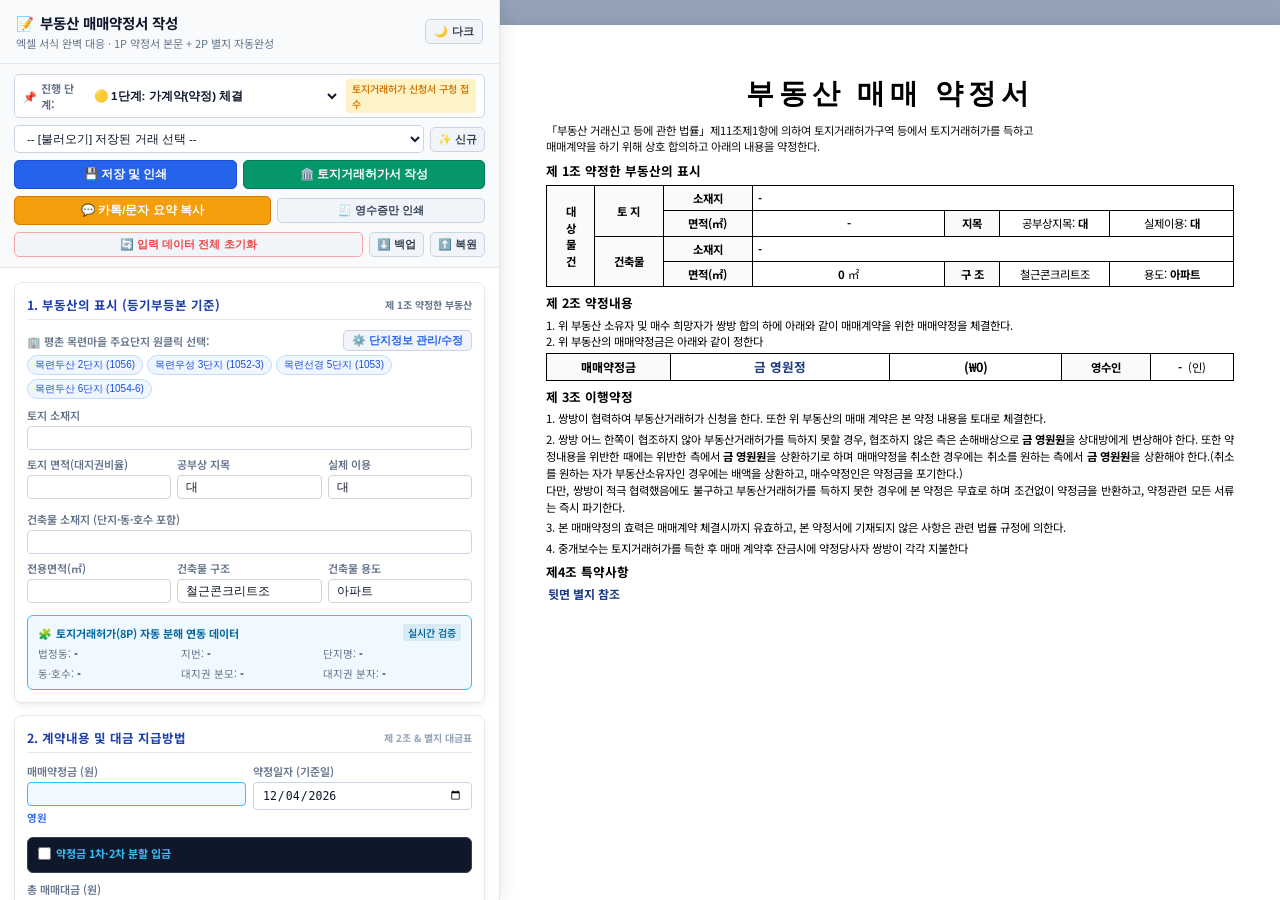
<file: agreement/index.html>
<!DOCTYPE html>
<html lang="ko">

<head>
  <meta charset="UTF-8" />
  <meta name="viewport" content="width=device-width, initial-scale=1.0" />
  <title>부동산 매매약정서(가계약서) 작성시스템 | 부동산이즈두산공인중개사사무소</title>
  <link rel="stylesheet"
    href="https://fonts.googleapis.com/css2?family=Noto+Sans+KR:wght@300;400;500;600;700&display=swap" />
  <script src="../shared/deal-store.js"></script>
  <style>
    :root {
      /* [기본: 밝고 화사한 오피스 테마] */
      --primary: #2563eb;
      --primary-hover: #1d4ed8;
      --bg-app: #f1f5f9;
      --panel-bg: #ffffff;
      --panel-border: #e2e8f0;
      --header-bg: #f8fafc;
      --action-bg: #f8fafc;
      --section-bg: #ffffff;
      --section-border: #e2e8f0;
      --section-header: #1e40af;
      --input-bg: #ffffff;
      --input-border: #cbd5e1;
      --input-text: #0f172a;
      --input-focus: #2563eb;
      --input-hl-bg: #f0f9ff;
      --input-hl-border: #38bdf8;
      --input-hl-text: #0369a1;
      --text-main: #0f172a;
      --text-muted: #64748b;
      --preview-bg: #94a3b8;
      --chip-bg: #eff6ff;
      --chip-border: #bfdbfe;
      --chip-text: #1d4ed8;
      --btn-sec-bg: #f1f5f9;
      --btn-sec-text: #334155;
      --btn-sec-border: #cbd5e1;
      --card-shadow: 0 4px 6px -1px rgba(0, 0, 0, 0.06), 0 2px 4px -2px rgba(0, 0, 0, 0.05);
    }

    body.dark-theme {
      /* [선택: 다크 모드] */
      --primary: #3b82f6;
      --primary-hover: #2563eb;
      --bg-app: #0b1120;
      --panel-bg: #1e293b;
      --panel-border: #334155;
      --header-bg: #0b132b;
      --action-bg: #111e38;
      --section-bg: #182234;
      --section-border: #334155;
      --section-header: #60a5fa;
      --input-bg: #0f172a;
      --input-border: #3b4252;
      --input-text: #f8fafc;
      --input-focus: #3b82f6;
      --input-hl-bg: #092c4c;
      --input-hl-border: #38bdf8;
      --input-hl-text: #38bdf8;
      --text-main: #f8fafc;
      --text-muted: #94a3b8;
      --preview-bg: #334155;
      --chip-bg: #25334d;
      --chip-border: #3b82f6;
      --chip-text: #93c5fd;
      --btn-sec-bg: #334155;
      --btn-sec-text: #cbd5e1;
      --btn-sec-border: #475569;
      --card-shadow: 0 4px 6px -1px rgba(0, 0, 0, 0.3);
    }

    * {
      box-sizing: border-box;
      margin: 0;
      padding: 0;
    }

    body {
      font-family: 'Noto Sans KR', -apple-system, BlinkMacSystemFont, 'Malgun Gothic', 'Dotum', sans-serif;
      background-color: var(--bg-app);
      color: var(--text-main);
      display: flex;
      height: 100vh;
      overflow: hidden;
      transition: background-color 0.2s ease, color 0.2s ease;
    }

    /* =========================================
       좌측: 에디터 패널 (no-print)
       ========================================= */
    .editor-panel {
      width: 500px;
      min-width: 460px;
      max-width: 540px;
      background-color: var(--panel-bg);
      color: var(--text-main);
      display: flex;
      flex-direction: column;
      border-right: 1px solid var(--panel-border);
      box-shadow: 4px 0 15px rgba(0, 0, 0, 0.08);
      z-index: 10;
      transition: background-color 0.2s ease, border-color 0.2s ease;
    }

    .editor-header {
      padding: 12px 16px;
      background-color: var(--header-bg);
      border-bottom: 1px solid var(--panel-border);
      display: flex;
      align-items: center;
      justify-content: space-between;
    }

    .editor-header-left h1 {
      font-size: 14.5px;
      font-weight: 700;
      color: var(--text-main);
      display: flex;
      align-items: center;
      gap: 6px;
    }

    .header-sub {
      font-size: 11px;
      color: var(--text-muted);
      margin-top: 2px;
    }

    /* 상단 액션 툴바 */
    .action-bar {
      padding: 10px 14px;
      background: var(--action-bg);
      border-bottom: 1px solid var(--panel-border);
      display: flex;
      flex-direction: column;
      gap: 7px;
    }

    .deal-select-row {
      display: flex;
      align-items: center;
      gap: 6px;
    }

    .deal-select-row select {
      flex: 1;
      background: var(--input-bg);
      border: 1px solid var(--input-border);
      color: var(--input-text);
      padding: 6px 8px;
      font-size: 11.5px;
      border-radius: 5px;
      outline: none;
    }

    .btn-row {
      display: flex;
      align-items: center;
      gap: 6px;
    }

    .btn {
      padding: 6px 10px;
      border-radius: 5px;
      font-size: 11.5px;
      font-weight: 600;
      border: 1px solid transparent;
      cursor: pointer;
      display: inline-flex;
      align-items: center;
      justify-content: center;
      gap: 4px;
      transition: all 0.15s ease;
      white-space: nowrap;
    }

    .btn-primary {
      background: #2563eb;
      color: #fff;
      border-color: #1d4ed8;
    }

    .btn-primary:hover {
      background: #1d4ed8;
    }

    .btn-permit {
      background: #059669;
      color: #fff;
      font-weight: 700;
      border-color: #047857;
    }

    .btn-permit:hover {
      background: #047857;
    }

    .btn-secondary {
      background: var(--btn-sec-bg);
      color: var(--btn-sec-text);
      border: 1px solid var(--btn-sec-border);
    }

    .btn-secondary:hover {
      background: #e2e8f0;
      color: #0f172a;
    }

    body.dark-theme .btn-secondary:hover {
      background: #475569;
      color: #fff;
    }

    .btn-sms {
      background: #f59e0b;
      color: #fff;
      border-color: #d97706;
    }

    .btn-sms:hover {
      background: #d97706;
    }

    .btn-theme-toggle {
      background: var(--btn-sec-bg);
      color: var(--btn-sec-text);
      border: 1px solid var(--btn-sec-border);
      padding: 4px 8px;
      font-size: 11px;
      border-radius: 5px;
      cursor: pointer;
      display: flex;
      align-items: center;
      gap: 4px;
      font-weight: 600;
    }

    .btn-sm {
      padding: 4px 7px;
      font-size: 11px;
    }

    /* 폼 스크롤 바디 */
    .editor-body {
      flex: 1;
      overflow-y: auto;
      padding: 14px;
    }

    .editor-body::-webkit-scrollbar {
      width: 6px;
    }

    .editor-body::-webkit-scrollbar-thumb {
      background: #cbd5e1;
      border-radius: 3px;
    }

    body.dark-theme .editor-body::-webkit-scrollbar-thumb {
      background: #475569;
    }

    .form-section {
      background: var(--section-bg);
      border: 1px solid var(--section-border);
      border-radius: 8px;
      padding: 12px;
      margin-bottom: 12px;
      box-shadow: var(--card-shadow);
      transition: background-color 0.2s, border-color 0.2s;
    }

    .section-title {
      font-size: 12.5px;
      font-weight: 700;
      color: var(--section-header);
      margin-bottom: 10px;
      display: flex;
      align-items: center;
      justify-content: space-between;
      border-bottom: 1px solid var(--section-border);
      padding-bottom: 5px;
    }

    .form-grid-2 {
      display: grid;
      grid-template-columns: 1fr 1fr;
      gap: 7px;
      margin-bottom: 6px;
    }

    .form-grid-3 {
      display: grid;
      grid-template-columns: 1fr 1fr 1fr;
      gap: 6px;
      margin-bottom: 6px;
    }

    .form-group {
      display: flex;
      flex-direction: column;
      gap: 3px;
      margin-bottom: 6px;
    }

    .form-group label {
      font-size: 11px;
      font-weight: 600;
      color: var(--text-muted);
    }

    .form-control {
      background: var(--input-bg);
      border: 1px solid var(--input-border);
      color: var(--input-text);
      padding: 5px 8px;
      border-radius: 4px;
      font-size: 11.5px;
      outline: none;
      transition: border 0.15s, box-shadow 0.15s;
      width: 100%;
    }

    .form-control:focus {
      border-color: var(--input-focus);
      box-shadow: 0 0 0 2px rgba(37, 99, 235, 0.15);
    }

    .form-control-highlight {
      background: var(--input-hl-bg);
      border-color: var(--input-hl-border);
      color: var(--input-hl-text);
      font-weight: 600;
    }

    .korean-amt {
      font-size: 10.5px;
      color: #2563eb;
      font-weight: 600;
      margin-top: 1px;
    }

    body.dark-theme .korean-amt {
      color: #38bdf8;
    }

    /* 칩 버튼 */
    .tag-container {
      display: flex;
      flex-wrap: wrap;
      gap: 4px;
      margin-bottom: 8px;
    }

    .tag-chip {
      background: var(--chip-bg);
      color: var(--chip-text);
      border: 1px solid var(--chip-border);
      border-radius: 12px;
      font-size: 10px;
      padding: 2px 7px;
      cursor: pointer;
      transition: all 0.15s;
      font-weight: 500;
    }

    .tag-chip:hover {
      background: #2563eb;
      color: #ffffff;
      border-color: #2563eb;
    }

    /* =========================================
       우측: A4 실시간 프리뷰 (엑셀 서식 2페이지 정밀 구현)
       ========================================= */
    .preview-panel {
      flex: 1;
      background-color: var(--preview-bg);
      overflow-y: auto;
      padding: 25px 15px;
      display: flex;
      flex-direction: column;
      align-items: center;
      gap: 25px;
      transition: background-color 0.2s ease;
    }

    .preview-panel::-webkit-scrollbar {
      width: 8px;
    }

    .preview-panel::-webkit-scrollbar-thumb {
      background: #64748b;
      border-radius: 4px;
    }

    /* A4 시트 레이아웃 */
    .sheet-page {
      width: 210mm;
      min-height: 297mm;
      background: #ffffff !important;
      color: #000000 !important;
      padding: 13mm 14mm 12mm 14mm;
      box-shadow: 0 8px 25px rgba(0, 0, 0, 0.18);
      position: relative;
      font-family: 'Malgun Gothic', 'Dotum', 'Noto Sans KR', sans-serif;
      font-size: 9.5pt;
      line-height: 1.45;
      display: flex;
      flex-direction: column;
      justify-content: space-between;
    }

    /* 약정서 타이틀 */
    .sheet-title {
      text-align: center;
      font-size: 21pt;
      font-weight: 700;
      letter-spacing: 5px;
      margin-bottom: 8px;
      color: #000;
      font-family: 'Batang', 'Noto Serif KR', serif;
    }

    .sheet-intro {
      font-size: 8.5pt;
      text-align: justify;
      color: #111;
      line-height: 1.4;
      margin-bottom: 8px;
    }

    /* 섹션 제목 */
    .sec-header {
      font-size: 9.5pt;
      font-weight: 700;
      color: #000;
      margin: 6px 0 4px 0;
    }

    /* 엑셀 서식 격자 테이블 (검정 실선 테두리) */
    .excel-table {
      width: 100%;
      border-collapse: collapse;
      border: 1.5px solid #000;
      margin-bottom: 7px;
      font-size: 8.5pt;
    }

    .excel-table th,
    .excel-table td {
      border: 1px solid #000;
      padding: 4px 5px;
      vertical-align: middle;
      color: #000;
    }

    .excel-table th {
      background-color: #f8fafc;
      font-weight: 700;
      text-align: center;
      white-space: nowrap;
    }

    .center {
      text-align: center;
    }

    .right {
      text-align: right;
    }

    .bold {
      font-weight: 700;
    }

    /* 제3조 이행약정 조항 텍스트 */
    .clause-text-box {
      font-size: 8.5pt;
      line-height: 1.5;
      text-align: justify;
      color: #000;
      margin-bottom: 6px;
    }

    .clause-item {
      margin-bottom: 3.5px;
    }

    /* 날짜 및 서명 확인 헤더 */
    .sign-date-row {
      display: flex;
      justify-content: space-between;
      align-items: center;
      font-size: 9.5pt;
      font-weight: 700;
      margin: 6px 0 4px 0;
    }

    /* 영수증 박스 (별지 하단) */
    .receipt-box {
      border: 1.5px solid #000;
      padding: 10px 14px;
      margin-top: 8px;
      background: #fff;
    }

    .receipt-title {
      text-align: center;
      font-size: 13pt;
      font-weight: 700;
      letter-spacing: 4px;
      margin-bottom: 6px;
      font-family: 'Batang', serif;
    }

    .receipt-amount-row {
      text-align: center;
      font-size: 11pt;
      font-weight: 700;
      margin-bottom: 6px;
    }

    .receipt-desc {
      text-align: center;
      font-size: 9pt;
      margin-bottom: 4px;
    }

    .receipt-sub-desc {
      text-align: center;
      font-size: 8.5pt;
      color: #222;
      margin-bottom: 8px;
    }

    .receipt-sign-row {
      display: flex;
      justify-content: flex-end;
      align-items: center;
      gap: 15px;
      font-size: 9pt;
      font-weight: 700;
    }

    /* =========================================
       인쇄 미디어 쿼리 (A4 2페이지 분할 완벽 대응)
       ========================================= */
    @media print {
      body {
        background: #ffffff !important;
        margin: 0 !important;
        padding: 0 !important;
        height: auto !important;
        overflow: visible !important;
      }

      .no-print {
        display: none !important;
      }

      .preview-panel {
        background: transparent !important;
        padding: 0 !important;
        margin: 0 !important;
        overflow: visible !important;
        gap: 0 !important;
      }

      .sheet-page {
        box-shadow: none !important;
        margin: 0 !important;
        width: 100% !important;
        min-height: 275mm !important;
        padding: 11mm 13mm 11mm 13mm !important;
        page-break-after: always !important;
      }

      .sheet-page:last-child {
        page-break-after: avoid !important;
      }

      @page {
        size: A4 portrait;
        margin: 9mm 10mm 9mm 10mm;
      }
    }
  </style>
</head>

<body>

  <!-- ================= 좌측: 입력 에디터 패널 ================= -->
  <div class="editor-panel no-print">
    <div class="editor-header">
      <div class="editor-header-left">
        <h1>
          <span>📝</span>
          <span>부동산 매매약정서 작성</span>
        </h1>
        <div class="header-sub">엑셀 서식 완벽 대응 · 1P 약정서 본문 + 2P 별지 자동완성</div>
      </div>
      <div>
        <button type="button" class="btn-theme-toggle" onclick="toggleTheme()" id="btn_theme_toggle" title="화면 테마 변경">
          <span id="theme_icon">🌙</span>
          <span id="theme_text">다크</span>
        </button>
      </div>
    </div>

    <!-- 상단 거래 제어바 -->
    <div class="action-bar">
      <!-- 거래 진행 상태 및 제어바 -->
      <div
        style="display:flex; align-items:center; justify-content:space-between; gap:6px; background:var(--input-bg); border:1px solid var(--input-border); border-radius:5px; padding:4px 8px;">
        <span
          style="font-size:11px; font-weight:700; color:var(--text-muted); display:flex; align-items:center; gap:4px;">
          <span>📌</span> <span>진행 단계:</span>
        </span>
        <select id="sel_deal_stage" onchange="onDealStageChange()"
          style="flex:1; background:transparent; border:none; color:var(--text-main); font-size:11.5px; font-weight:700; outline:none; cursor:pointer;">
          <option value="agreement_signed">🟡 1단계: 가계약(약정) 체결</option>
          <option value="permit_submitted">🔵 2단계: 토지거래허가 구청 접수</option>
          <option value="permit_approved">🟢 3단계: 허가증 교부 (7일내 본계약 기한!)</option>
          <option value="contract_signed">🟣 4단계: 본매매계약 체결</option>
          <option value="deal_completed">🏁 5단계: 잔금 및 소유권이전 완료</option>
        </select>
        <span id="badge_stage_guide"
          style="font-size:10px; background:rgba(37,99,235,0.1); color:#2563eb; padding:2px 6px; border-radius:3px; font-weight:600;">약정서
          단계</span>
      </div>

      <div class="deal-select-row">
        <select id="sel_deal_list" onchange="onDealSelectChange()">
          <option value="">-- [불러오기] 저장된 거래 선택 --</option>
        </select>
        <button class="btn btn-secondary btn-sm" onclick="startNewDeal()" title="새 약정서 작성">
          <span>✨ 신규</span>
        </button>
      </div>

      <div class="btn-row">
        <button class="btn btn-primary" onclick="saveAndPrint()" style="flex:1.1;" title="표준 파일명으로 2페이지 인쇄">
          <span>💾 저장 및 인쇄</span>
        </button>
        <button class="btn btn-permit" onclick="goToPermitApplication()" style="flex:1.2;"
          title="저장 후 8페이지 토지거래허가신청서로 연동 이동">
          <span>🏛️ 토지거래허가서 작성</span>
        </button>
      </div>

      <div class="btn-row">
        <button class="btn btn-sms" onclick="copySmsSummary()" style="flex:1.1;" title="고객 발송용 카카오톡/문자 계약안내문 즉시 복사">
          <span>💬 카톡/문자 요약 복사</span>
        </button>
        <button class="btn btn-secondary btn-sm" onclick="printReceiptOnly()" style="flex:0.9;"
          title="별지 2페이지의 약정금 영수증만 인쇄">
          <span>🧾 영수증만 인쇄</span>
        </button>
      </div>

      <div class="btn-row">
        <button type="button" class="btn btn-secondary btn-sm" onclick="resetFormToEmpty()"
          style="flex:1.2; color:#ef4444; border-color:#fca5a5;" title="현재 작성 중인 모든 입력 데이터 초기화">
          <span>🔄 입력 데이터 전체 초기화</span>
        </button>
        <button type="button" class="btn btn-secondary btn-sm" onclick="exportCurrentDealJson()" title="JSON 백업">
          <span>⬇️ 백업</span>
        </button>
        <button type="button" class="btn btn-secondary btn-sm" onclick="triggerImportJson()" title="JSON 복원">
          <span>⬆️ 복원</span>
        </button>
        <input type="file" id="file_json_import" accept=".json" style="display:none;"
          onchange="handleFileImport(event)" />
      </div>
    </div>

    <!-- 에디터 폼 스크롤 바디 -->
    <div class="editor-body">

      <!-- 1. 부동산의 표시 -->
      <div class="form-section">
        <div class="section-title">
          <span>1. 부동산의 표시 (등기부등본 기준)</span>
          <span style="font-size:10px; color:var(--text-muted);">제 1조 약정한 부동산</span>
        </div>

        <!-- 단지 원클릭 퀵선택 칩 & 단지정보 관리 -->
        <div style="margin-bottom:8px;">
          <div style="display:flex; align-items:center; justify-content:space-between; margin-bottom:4px;">
            <span style="font-size:11px; font-weight:600; color:var(--text-muted);">🏢 평촌 목련마을 주요단지 원클릭 선택:</span>
            <button type="button" class="btn btn-secondary btn-sm" onclick="openComplexPresetModal()"
              style="font-size:11px; padding:2px 8px; color:var(--primary); font-weight:600;" title="단지 기본정보 등록·수정·삭제">
              <span>⚙️ 단지정보 관리/수정</span>
            </button>
          </div>
          <div class="tag-container" id="complex_chips_container" style="margin-bottom:6px;">
            <!-- JS 동적 생성 -->
          </div>
        </div>

        <div class="form-group">
          <label>토지 소재지</label>
          <input type="text" id="f_land_addr" class="form-control" value="" oninput="onAddressFieldChange()" />
        </div>

        <div class="form-grid-3">
          <div class="form-group">
            <label>토지 면적(대지권비율)</label>
            <input type="text" id="f_land_ratio_str" class="form-control" value="" oninput="onAddressFieldChange()" />
          </div>
          <div class="form-group">
            <label>공부상 지목</label>
            <input type="text" id="f_jimok_legal" class="form-control" value="대" oninput="syncPreview()" />
          </div>
          <div class="form-group">
            <label>실제 이용</label>
            <input type="text" id="f_jimok_actual" class="form-control" value="대" oninput="syncPreview()" />
          </div>
        </div>

        <div class="form-group">
          <label>건축물 소재지 (단지·동·호수 포함)</label>
          <input type="text" id="f_bld_addr" class="form-control" value="" oninput="onAddressFieldChange()" />
        </div>

        <div class="form-grid-3">
          <div class="form-group">
            <label>전용면적(㎡)</label>
            <input type="text" id="f_exclusive_area" class="form-control" value="" oninput="syncPreview()" />
          </div>
          <div class="form-group">
            <label>건축물 구조</label>
            <input type="text" id="f_bld_structure" class="form-control" value="철근콘크리트조" oninput="syncPreview()" />
          </div>
          <div class="form-group">
            <label>건축물 용도</label>
            <input type="text" id="f_bld_usage" class="form-control" value="아파트" oninput="syncPreview()" />
          </div>
        </div>

        <!-- 스마트 주소 자동 분해 및 허가서(8P) 연동 검증 카드 -->
        <div
          style="background:var(--input-hl-bg); border:1px solid var(--input-hl-border); border-radius:6px; padding:8px 10px; margin-top:6px;">
          <div style="display:flex; align-items:center; justify-content:space-between; margin-bottom:5px;">
            <span
              style="font-size:11px; font-weight:700; color:var(--input-hl-text); display:flex; align-items:center; gap:4px;">
              <span>🧩</span> <span>토지거래허가(8P) 자동 분해 연동 데이터</span>
            </span>
            <span
              style="font-size:10px; background:rgba(3,105,161,0.1); color:var(--input-hl-text); padding:1px 5px; border-radius:3px; font-weight:600;">실시간
              검증</span>
          </div>
          <div style="display:grid; grid-template-columns:repeat(3, 1fr); gap:5px; font-size:10.5px;">
            <div><span style="color:var(--text-muted);">법정동:</span> <strong id="lbl_parsed_dong">-</strong></div>
            <div><span style="color:var(--text-muted);">지번:</span> <strong id="lbl_parsed_jibun">-</strong></div>
            <div><span style="color:var(--text-muted);">단지명:</span> <strong id="lbl_parsed_complex">-</strong></div>
            <div><span style="color:var(--text-muted);">동·호수:</span> <strong id="lbl_parsed_unit">-</strong></div>
            <div><span style="color:var(--text-muted);">대지권 분모:</span> <strong id="lbl_parsed_ratio_den">-</strong>
            </div>
            <div><span style="color:var(--text-muted);">대지권 분자:</span> <strong id="lbl_parsed_ratio_num">-</strong>
            </div>
          </div>
        </div>
      </div>

      <!-- 2. 계약내용 및 대금 지급조건 -->
      <div class="form-section">
        <div class="section-title">
          <span>2. 계약내용 및 대금 지급방법</span>
          <span style="font-size:10px; color:#94a3b8;">제 2조 & 별지 대금표</span>
        </div>

        <!-- 매매약정금 -->
        <div class="form-grid-2">
          <div class="form-group">
            <label>매매약정금 (원)</label>
            <input type="text" inputmode="numeric" id="f_temp_deposit" class="form-control form-control-highlight" value=""
              oninput="onTempDepositChange()" />
            <div id="lbl_temp_kr" class="korean-amt"></div>
          </div>
          <div class="form-group">
            <label>약정일자 (기준일)</label>
            <input type="date" id="f_deal_date" class="form-control" oninput="syncPreview()" />
          </div>
        </div>

        <!-- 분할입금 토글 -->
        <div
          style="background:#0f172a; border:1px solid #334155; border-radius:6px; padding:7px 10px; margin-bottom:8px;">
          <div style="display:flex; align-items:center; justify-content:space-between; margin-bottom:4px;">
            <label
              style="font-size:11px; font-weight:700; color:#38bdf8; display:flex; align-items:center; gap:5px; cursor:pointer;">
              <input type="checkbox" id="chk_split_temp" onchange="toggleTempSplitUI()" />
              <span>약정금 1차·2차 분할 입금</span>
            </label>
          </div>
          <div id="split_temp_box" style="display:none; padding-top:4px;">
            <div class="form-grid-2">
              <div class="form-group">
                <label>1차 약정금 (원)</label>
                <input type="text" inputmode="numeric" id="f_temp_deposit_1" class="form-control" value="" oninput="calcSplitTemp(this)" />
              </div>
              <div class="form-group">
                <label>1차 입금일</label>
                <input type="date" id="f_temp_date_1" class="form-control" oninput="syncPreview()" />
              </div>
            </div>
            <div class="form-grid-2">
              <div class="form-group">
                <label>2차 약정금 (원)</label>
                <input type="text" inputmode="numeric" id="f_temp_deposit_2" class="form-control" value="" oninput="calcSplitTemp(this)" />
              </div>
              <div class="form-group">
                <label>2차 입금일</label>
                <input type="date" id="f_temp_date_2" class="form-control" oninput="syncPreview()" />
              </div>
            </div>
          </div>
        </div>

        <!-- 매매대금 -->
        <div class="form-group">
          <label>총 매매대금 (원)</label>
          <input type="text" inputmode="numeric" id="f_total_price" class="form-control form-control-highlight" value=""
            oninput="calcBalance(this)" />
          <div id="lbl_total_kr" class="korean-amt"></div>
        </div>

        <!-- 계약금 -->
        <div class="form-grid-2">
          <div class="form-group">
            <label>계약금 (원)</label>
            <input type="text" inputmode="numeric" id="f_contract_deposit" class="form-control" value="" oninput="calcBalance(this)" />
            <div id="lbl_contract_kr" class="korean-amt"></div>
          </div>
          <div class="form-group">
            <label>계약 예정일 / 지급조건</label>
            <input type="text" id="f_contract_schedule" class="form-control" value="토지거래허가후 7일이내"
              oninput="syncPreview()" />
          </div>
        </div>

        <!-- 중도금 1차 -->
        <div class="form-grid-3">
          <div class="form-group">
            <label>중도금 1차 (원)</label>
            <input type="text" inputmode="numeric" id="f_mid_payment_1" class="form-control" value="" oninput="calcBalance(this)" />
          </div>
          <div class="form-group">
            <label>1차 중도금일</label>
            <input type="date" id="f_mid_date_1" class="form-control" oninput="syncPreview()" />
          </div>
          <div class="form-group">
            <label>비고</label>
            <input type="text" id="f_mid_note_1" class="form-control" value="예정" oninput="syncPreview()" />
          </div>
        </div>

        <!-- 중도금 2차 (선택) -->
        <div class="form-grid-3">
          <div class="form-group">
            <label>중도금 2차 (선택)</label>
            <input type="text" inputmode="numeric" id="f_mid_payment_2" class="form-control" value="" oninput="calcBalance(this)" />
          </div>
          <div class="form-group">
            <label>2차 중도금일</label>
            <input type="date" id="f_mid_date_2" class="form-control" oninput="syncPreview()" />
          </div>
          <div class="form-group">
            <label>비고</label>
            <input type="text" id="f_mid_note_2" class="form-control" placeholder="예정" oninput="syncPreview()" />
          </div>
        </div>

        <!-- 잔금 -->
        <div class="form-grid-3">
          <div class="form-group">
            <label>잔금 (원, 자동계산)</label>
            <input type="text" inputmode="numeric" id="f_balance" class="form-control form-control-highlight" value=""
              oninput="formatMoneyInput(this); syncPreview()" />
          </div>
          <div class="form-group">
            <label>잔금 예정일</label>
            <input type="date" id="f_balance_date" class="form-control" oninput="syncPreview()" />
          </div>
          <div class="form-group">
            <label>비고</label>
            <input type="text" id="f_balance_note" class="form-control" value="이내로 협의" oninput="syncPreview()" />
          </div>
        </div>
        <div id="lbl_balance_kr" class="korean-amt" style="margin-bottom:6px;"></div>

      </div>

      <!-- 3. 계약자 정보 (부동산 소유자 & 매수 약정인) -->
      <div class="form-section">
        <div class="section-title" style="flex-wrap:wrap; gap:6px;">
          <div style="display:flex; align-items:center; gap:6px;">
            <span>3. 당사자 정보 (소유자 & 매수약정인)</span>
          </div>
          <!-- 주민등록번호 별표시 / 전체표시 토글 옵션 -->
          <div
            style="display:inline-flex; align-items:center; gap:8px; font-size:11px; background:var(--header-bg, #f1f5f9); padding:2px 8px; border-radius:6px; border:1px solid var(--border, #cbd5e1);">
            <span style="font-weight:700; color:var(--text, #334155); font-size:10.5px;">주민번호 표기:</span>
            <label
              style="cursor:pointer; display:inline-flex; align-items:center; gap:3px; color:var(--text, #334155); font-weight:600; font-size:11px;">
              <input type="radio" name="rrn_display_mode" value="masked" checked onchange="onRrnDisplayModeChange()" />
              <span>별표시 (1******)</span>
            </label>
            <label
              style="cursor:pointer; display:inline-flex; align-items:center; gap:3px; color:var(--primary, #0284c7); font-weight:600; font-size:11px;">
              <input type="radio" name="rrn_display_mode" value="full" onchange="onRrnDisplayModeChange()" />
              <span>전체표시 (13자리)</span>
            </label>
          </div>
        </div>

        <!-- 부동산 소유자 (매도인) -->
        <div style="font-size:11.5px; font-weight:700; color:#38bdf8; margin-bottom:3px;">
          [부동산 소유자 (매도인)]
        </div>
        <div class="form-grid-3">
          <div class="form-group">
            <label>성명 1</label>
            <input type="text" id="f_seller1_name" class="form-control" value="" oninput="syncPreview()" />
          </div>
          <div class="form-group">
            <label>주민번호 1</label>
            <input type="text" id="f_seller1_rrn" class="form-control" placeholder="예: 750101-1234567"
              oninput="syncPreview()" />
          </div>
          <div class="form-group">
            <label>전화번호 1</label>
            <input type="text" id="f_seller1_tel" class="form-control" value="" oninput="syncPreview()" />
          </div>
        </div>
        <div class="form-group">
          <label>소유자 1 주소</label>
          <input type="text" id="f_seller1_addr" class="form-control" value="" oninput="onSeller1AddrChange()" />
        </div>

        <!-- 소유자 2 (공동소유) -->
        <div style="margin-top:6px; padding-top:6px; border-top:1px dashed #334155;">
          <label
            style="font-size:11px; font-weight:600; color:#94a3b8; display:flex; align-items:center; gap:5px; margin-bottom:4px; cursor:pointer;">
            <input type="checkbox" id="chk_seller2" onchange="toggleSeller2UI()" />
            <span>+ 공동소유자(매도인 2) 추가</span>
          </label>
          <div id="seller2_box" style="display:none;">
            <div class="form-grid-3">
              <div class="form-group">
                <label>성명 2</label>
                <input type="text" id="f_seller2_name" class="form-control" oninput="syncPreview()" />
              </div>
              <div class="form-group">
                <label>주민번호 2</label>
                <input type="text" id="f_seller2_rrn" class="form-control" oninput="syncPreview()" />
              </div>
              <div class="form-group">
                <label>전화번호 2</label>
                <input type="text" id="f_seller2_tel" class="form-control" oninput="syncPreview()" />
              </div>
            </div>
            <div class="form-group">
              <div style="display:flex; align-items:center; justify-content:space-between; margin-bottom:2px;">
                <label style="margin-bottom:0;">소유자 2 주소</label>
                <label
                  style="font-size:11px; font-weight:600; color:var(--primary, #0284c7); display:inline-flex; align-items:center; gap:4px; cursor:pointer;">
                  <input type="checkbox" id="chk_seller2_same_addr" checked onchange="onSeller2SameAddrToggle()" />
                  <span>소유자 1과 동일</span>
                </label>
              </div>
              <input type="text" id="f_seller2_addr" class="form-control" oninput="onSeller2AddrManualInput()" />
            </div>
          </div>
        </div>

        <!-- 매수 약정인 (매수인) -->
        <div style="font-size:11.5px; font-weight:700; color:#34d399; margin:10px 0 3px 0;">
          [매수 약정인 (매수인)]
        </div>
        <div class="form-grid-3">
          <div class="form-group">
            <label>성명 1</label>
            <input type="text" id="f_buyer1_name" class="form-control" value="" oninput="syncPreview()" />
          </div>
          <div class="form-group">
            <label>주민번호 1</label>
            <input type="text" id="f_buyer1_rrn" class="form-control" placeholder="예: 750101-1234567"
              oninput="syncPreview()" />
          </div>
          <div class="form-group">
            <label>전화번호 1</label>
            <input type="text" id="f_buyer1_tel" class="form-control" value="" oninput="syncPreview()" />
          </div>
        </div>
        <div class="form-group">
          <label>매수약정인 1 주소</label>
          <input type="text" id="f_buyer1_addr" class="form-control" value="" oninput="onBuyer1AddrChange()" />
        </div>

        <!-- 매수약정인 2 (공동매수) -->
        <div style="margin-top:6px; padding-top:6px; border-top:1px dashed #334155;">
          <label
            style="font-size:11px; font-weight:600; color:#94a3b8; display:flex; align-items:center; gap:5px; margin-bottom:4px; cursor:pointer;">
            <input type="checkbox" id="chk_buyer2" onchange="toggleBuyer2UI()" />
            <span>+ 공동매수인(매수약정인 2) 추가</span>
          </label>
          <div id="buyer2_box" style="display:none;">
            <div class="form-grid-3">
              <div class="form-group">
                <label>성명 2</label>
                <input type="text" id="f_buyer2_name" class="form-control" oninput="syncPreview()" />
              </div>
              <div class="form-group">
                <label>주민번호 2</label>
                <input type="text" id="f_buyer2_rrn" class="form-control" oninput="syncPreview()" />
              </div>
              <div class="form-group">
                <label>전화번호 2</label>
                <input type="text" id="f_buyer2_tel" class="form-control" oninput="syncPreview()" />
              </div>
            </div>
            <div class="form-group">
              <div style="display:flex; align-items:center; justify-content:space-between; margin-bottom:2px;">
                <label style="margin-bottom:0;">매수약정인 2 주소</label>
                <label
                  style="font-size:11px; font-weight:600; color:var(--primary, #0284c7); display:inline-flex; align-items:center; gap:4px; cursor:pointer;">
                  <input type="checkbox" id="chk_buyer2_same_addr" checked onchange="onBuyer2SameAddrToggle()" />
                  <span>매수인 1과 동일</span>
                </label>
              </div>
              <input type="text" id="f_buyer2_addr" class="form-control" oninput="onBuyer2AddrManualInput()" />
            </div>
          </div>
        </div>

      </div>

      <!-- 4. 특약사항 (엑셀 서식 템플릿 완비) -->
      <div class="form-section">
        <div class="section-title">
          <span>4. 특약사항 (별지 출력용)</span>
          <button type="button" class="btn btn-secondary btn-sm" onclick="openClauseTemplateModal()"
            style="font-size:11px; padding:2px 8px; color:var(--primary); font-weight:600;"
            title="특약사항 템플릿 문구 등록·수정·관리">
            <span>⚙️ 템플릿 관리/수정</span>
          </button>
        </div>

        <div class="tag-container" id="clause_chips_container" style="margin-bottom:6px;">
          <!-- JS 동적 생성 -->
        </div>

        <div class="form-group">
          <textarea id="f_special_terms" class="form-control" rows="9" style="font-size:11px; line-height:1.45;"
            oninput="syncPreview()"></textarea>
        </div>
      </div>

      <!-- 5. 개업공인중개사 (고정 및 공동중개) -->
      <div class="form-section">
        <div class="section-title">
          <span>5. 개업공인중개사 정보</span>
        </div>

        <div style="font-size:11px; line-height:1.5; color:#cbd5e1; margin-bottom:8px;">
          <div><strong>[주관 중개사]</strong> 부동산이즈두산공인중개사사무소 | 대표: 백 근 영 (인)</div>
          <div>등록번호: 41173-2025-00028 | 전화: 031-388-7704</div>
          <div>소재지: 경기도 안양시 동안구 평촌대로179번길 39 104호</div>
        </div>

        <!-- 공동중개사 토글 -->
        <div style="padding-top:6px; border-top:1px dashed #334155;">
          <label
            style="font-size:11px; font-weight:600; color:#38bdf8; display:flex; align-items:center; gap:5px; margin-bottom:4px; cursor:pointer;">
            <input type="checkbox" id="chk_co_agent" onchange="toggleCoAgentUI()" />
            <span>+ 공동중개사 추가 (상대방 중개사무소)</span>
          </label>
          <div id="co_agent_box" style="display:none;">
            <div class="form-grid-2">
              <div class="form-group">
                <label>상호</label>
                <input type="text" id="f_co_office" class="form-control" placeholder="예: 행복공인중개사사무소"
                  oninput="syncPreview()" />
              </div>
              <div class="form-group">
                <label>대표자 성명</label>
                <input type="text" id="f_co_name" class="form-control" placeholder="예: 김행복" oninput="syncPreview()" />
              </div>
            </div>
            <div class="form-grid-2">
              <div class="form-group">
                <label>등록번호</label>
                <input type="text" id="f_co_reg" class="form-control" placeholder="예: 41173-2020-00001"
                  oninput="syncPreview()" />
              </div>
              <div class="form-group">
                <label>전화번호</label>
                <input type="text" id="f_co_tel" class="form-control" placeholder="예: 031-388-0000"
                  oninput="syncPreview()" />
              </div>
            </div>
            <div class="form-group">
              <label>사업소재지</label>
              <input type="text" id="f_co_addr" class="form-control" placeholder="예: 경기도 안양시 동안구 평촌대로211번길 35, B동 103호"
                oninput="syncPreview()" />
            </div>
          </div>
        </div>

      </div>

    </div>
  </div>


  <!-- ================= 우측: A4 실시간 프리뷰 (엑셀 서식 2페이지 정밀 구현) ================= -->
  <div class="preview-panel">

    <!-- ==================== 1페이지: 부동산 매매 약정서 ==================== -->
    <div class="sheet-page" id="sheet_page_1">
      <div>
        <!-- 타이틀 -->
        <div class="sheet-title">부동산 매매 약정서</div>

        <!-- 머리말 법적 근거 문구 -->
        <div class="sheet-intro">
          「부동산 거래신고 등에 관한 법률」제11조제1항에 의하여 토지거래허가구역 등에서 토지거래허가를 득하고<br>
          매매계약을 하기 위해 상호 합의하고 아래의 내용을 약정한다.
        </div>

        <!-- 제 1조 약정한 부동산의 표시 -->
        <div class="sec-header">제 1조 약정한 부동산의 표시</div>
        <table class="excel-table">
          <colgroup>
            <col style="width: 7%;" />
            <col style="width: 10%;" />
            <col style="width: 13%;" />
            <col style="width: 28%;" />
            <col style="width: 8%;" />
            <col style="width: 16%;" />
            <col style="width: 18%;" />
          </colgroup>
          <!-- 토지 -->
          <tr>
            <th rowspan="4" class="center">대<br>상<br>물<br>건</th>
            <th rowspan="2" class="center">토 지</th>
            <th class="center">소재지</th>
            <td colspan="4" id="pv_p1_land_addr" class="bold">경기도 안양시 동안구 호계동 1052-3</td>
          </tr>
          <tr>
            <th class="center">면적(㎡)</th>
            <td id="pv_p1_land_ratio" class="center bold">30467.9분의 35.376</td>
            <th class="center">지목</th>
            <td class="center">공부상지목: <span id="pv_p1_jimok_legal" class="bold">대</span></td>
            <td class="center">실제이용: <span id="pv_p1_jimok_actual" class="bold">대</span></td>
          </tr>
          <!-- 건축물 -->
          <tr>
            <th rowspan="2" class="center">건축물</th>
            <th class="center">소재지</th>
            <td colspan="4" id="pv_p1_bld_addr" class="bold">경기도 안양시 동안구 호계동 1052-3 목련아파트 308동 506호</td>
          </tr>
          <tr>
            <th class="center">면적(㎡)</th>
            <td class="center"><span id="pv_p1_exclusive_area" class="bold">56.7</span> ㎡</td>
            <th class="center">구 조</th>
            <td id="pv_p1_bld_structure" class="center">철근콘크리트조</td>
            <td class="center">용도: <span id="pv_p1_bld_usage" class="bold">아파트</span></td>
          </tr>
        </table>

        <!-- 제 2조 약정내용 -->
        <div class="sec-header">제 2조 약정내용</div>
        <div style="font-size: 8.5pt; margin-bottom: 3px;">
          1. 위 부동산 소유자 및 매수 희망자가 쌍방 합의 하에 아래와 같이 매매계약을 위한 매매약정을 체결한다.<br>
          2. 위 부동산의 매매약정금은 아래와 같이 정한다
        </div>
        <table class="excel-table" style="margin-bottom: 7px;">
          <colgroup>
            <col style="width: 18%;" />
            <col style="width: 32%;" />
            <col style="width: 25%;" />
            <col style="width: 13%;" />
            <col style="width: 12%;" />
          </colgroup>
          <tr>
            <th class="center" style="font-size: 9pt;">매매약정금</th>
            <td class="center bold" style="font-size: 9.5pt; color: #1e3a8a;">
              금 <span id="pv_p1_temp_kr">삼천만원</span>정
            </td>
            <td class="center bold" style="font-size: 9.5pt;">
              (₩<span id="pv_p1_temp_num">30,000,000</span>)
            </td>
            <th class="center">영수인</th>
            <td class="center"><span id="pv_p1_receipt_name" class="bold">홍길동</span> &nbsp;(인)</td>
          </tr>
        </table>

        <!-- 제 3조 이행약정 -->
        <div class="sec-header">제 3조 이행약정</div>
        <div class="clause-text-box">
          <div class="clause-item">1. 쌍방이 협력하여 부동산거래허가 신청을 한다. 또한 위 부동산의 매매 계약은 본 약정 내용을 토대로 체결한다.</div>
          <div class="clause-item">
            2. 쌍방 어느 한쪽이 협조하지 않아 부동산거래허가를 득하지 못할 경우, 협조하지 않은 측은 손해배상으로
            <strong>금 <span id="pv_p1_clause_temp1">삼천만원</span>원</strong>을 상대방에게 변상해야 한다. 또한 약정내용을 위반한 때에는 위반한 측에서
            <strong>금 <span id="pv_p1_clause_temp2">삼천만원</span>원</strong>을 상환하기로 하며 매매약정을 취소한 경우에는 취소를 원하는 측에서
            <strong>금 <span id="pv_p1_clause_temp3">삼천만원</span>원</strong>을 상환해야 한다.(취소를 원하는 자가 부동산소유자인 경우에는 배액을 상환하고,
            매수약정인은 약정금을 포기한다.)<br>
            다만, 쌍방이 적극 협력했음에도 불구하고 부동산거래허가를 득하지 못한 경우에 본 약정은 무효로 하며 조건없이 약정금을 반환하고, 약정관련 모든 서류는 즉시 파기한다.
          </div>
          <div class="clause-item">3. 본 매매약정의 효력은 매매계약 체결시까지 유효하고, 본 약정서에 기재되지 않은 사항은 관련 법률 규정에 의한다.</div>
          <div class="clause-item">4. 중개보수는 토지거래허가를 득한 후 매매 계약후 잔금시에 약정당사자 쌍방이 각각 지불한다</div>
        </div>

        <!-- 제 4조 특약사항 -->
        <div class="sec-header">제4조 특약사항</div>
        <div style="font-size: 9pt; font-weight: 700; color: #1e3a8a; margin-bottom: 7px; padding-left: 2px;">
          뒷면 별지 참조
        </div>
      </div>

      <!-- 당사자 서명 날인 테이블 (페이지 1 하단 고정) -->
      <div>
        <div class="sign-date-row">
          <span>◉ 위 매매약정을 확인하고 당사자 쌍방이 확인하고 날인한다.</span>
          <span id="pv_p1_sign_date" class="bold">2026년 08월 19일</span>
        </div>

        <table class="excel-table" style="margin-bottom: 0;">
          <colgroup>
            <col style="width: 12%;" />
            <col style="width: 12%;" />
            <col style="width: 26%;" />
            <col style="width: 9%;" />
            <col style="width: 18%;" />
            <col style="width: 9%;" />
            <col style="width: 14%;" />
          </colgroup>
          <!-- 부동산 소유자 -->
          <tr>
            <th id="pv_p1_seller_th" rowspan="2" class="center">부동산<br>소유자</th>
            <th class="center">주민등록번호</th>
            <td id="pv_p1_s1_rrn" class="center">-</td>
            <th class="center">전 화</th>
            <td id="pv_p1_s1_tel" class="center">010-1234-5678</td>
            <th class="center">성 명</th>
            <td class="center"><span id="pv_p1_s1_name" class="bold">홍길동</span> &nbsp;(인)</td>
          </tr>
          <tr>
            <th class="center">주&nbsp;&nbsp;&nbsp;&nbsp;&nbsp;&nbsp;&nbsp;소</th>
            <td colspan="5" id="pv_p1_s1_addr">경기도 안양시 동안구 호계동 1052-3</td>
          </tr>
          <tr id="pv_p1_s2_row1" style="display:none;">
            <th class="center">주민등록번호</th>
            <td id="pv_p1_s2_rrn" class="center">-</td>
            <th class="center">전 화</th>
            <td id="pv_p1_s2_tel" class="center">-</td>
            <th class="center">성 명</th>
            <td class="center"><span id="pv_p1_s2_name" class="bold">-</span> &nbsp;(인)</td>
          </tr>
          <tr id="pv_p1_s2_row2" style="display:none;">
            <th class="center">주&nbsp;&nbsp;&nbsp;&nbsp;&nbsp;&nbsp;&nbsp;소</th>
            <td colspan="5" id="pv_p1_s2_addr">-</td>
          </tr>

          <!-- 매수 약정인 -->
          <tr>
            <th id="pv_p1_buyer_th" rowspan="2" class="center">매&nbsp;&nbsp;&nbsp;&nbsp;수<br>약정인</th>
            <th class="center">주민등록번호</th>
            <td id="pv_p1_b1_rrn" class="center">-</td>
            <th class="center">전 화</th>
            <td id="pv_p1_b1_tel" class="center">010-9876-5432</td>
            <th class="center">성 명</th>
            <td class="center"><span id="pv_p1_b1_name" class="bold">김철수</span> &nbsp;(인)</td>
          </tr>
          <tr>
            <th class="center">주&nbsp;&nbsp;&nbsp;&nbsp;&nbsp;&nbsp;&nbsp;소</th>
            <td colspan="5" id="pv_p1_b1_addr">서울특별시 서초구 반포대로 45</td>
          </tr>
          <tr id="pv_p1_b2_row1" style="display:none;">
            <th class="center">주민등록번호</th>
            <td id="pv_p1_b2_rrn" class="center">-</td>
            <th class="center">전 화</th>
            <td id="pv_p1_b2_tel" class="center">-</td>
            <th class="center">성 명</th>
            <td class="center"><span id="pv_p1_b2_name" class="bold">-</span> &nbsp;(인)</td>
          </tr>
          <tr id="pv_p1_b2_row2" style="display:none;">
            <th class="center">주&nbsp;&nbsp;&nbsp;&nbsp;&nbsp;&nbsp;&nbsp;소</th>
            <td colspan="5" id="pv_p1_b2_addr">-</td>
          </tr>

          <!-- 개업공인중개사 1 -->
          <tr>
            <th rowspan="3" class="center">개업공인<br>중 개 사</th>
            <th class="center">사업소재지</th>
            <td colspan="5">경기도 안양시 동안구 평촌대로179번길 39 104호</td>
          </tr>
          <tr>
            <th class="center">상 호</th>
            <td colspan="2" class="bold">부동산이즈두산공인중개사사무소</td>
            <th class="center">등록번호</th>
            <td colspan="2">41173-2025-00028</td>
          </tr>
          <tr>
            <th class="center">대 표</th>
            <td colspan="2"><span class="bold" style="letter-spacing:2px;">백 근 영</span> &nbsp;(인)</td>
            <th class="center">전 화</th>
            <td colspan="2">031-388-7704</td>
          </tr>

          <!-- 개업공인중개사 2 (공동중개) -->
          <tr id="pv_p1_co_row1" style="display:none;">
            <th rowspan="3" class="center">개업공인<br>중 개 사</th>
            <th class="center">사업소재지</th>
            <td colspan="5" id="pv_p1_co_addr">-</td>
          </tr>
          <tr id="pv_p1_co_row2" style="display:none;">
            <th class="center">상 호</th>
            <td colspan="2" class="bold" id="pv_p1_co_office">-</td>
            <th class="center">등록번호</th>
            <td colspan="2" id="pv_p1_co_reg">-</td>
          </tr>
          <tr id="pv_p1_co_row3" style="display:none;">
            <th class="center">대 표</th>
            <td colspan="2"><span class="bold" id="pv_p1_co_name" style="letter-spacing:2px;">-</span> &nbsp;(인)</td>
            <th class="center">전 화</th>
            <td colspan="2" id="pv_p1_co_tel">-</td>
          </tr>
        </table>
      </div>
    </div>


    <!-- ==================== 2페이지: 부동산 매매 약정서 별지 ==================== -->
    <div class="sheet-page" id="sheet_page_2">
      <div>
        <!-- 별지 타이틀 -->
        <div class="sheet-title">부동산 매매 약정서 별지</div>

        <!-- 대상물건의 표시 -->
        <table class="excel-table" style="margin-top: 4px; margin-bottom: 7px;">
          <colgroup>
            <col style="width: 7%;" />
            <col style="width: 10%;" />
            <col style="width: 13%;" />
            <col style="width: 28%;" />
            <col style="width: 8%;" />
            <col style="width: 16%;" />
            <col style="width: 18%;" />
          </colgroup>
          <tr>
            <th rowspan="4" class="center">대<br>상<br>물<br>건</th>
            <th rowspan="2" class="center">토 지</th>
            <th class="center">소재지</th>
            <td colspan="4" id="pv_p2_land_addr" class="bold">경기도 안양시 동안구 호계동 1052-3</td>
          </tr>
          <tr>
            <th class="center">면적(㎡)</th>
            <td id="pv_p2_land_ratio" class="center bold">30467.9분의 35.376</td>
            <th class="center">지목</th>
            <td class="center">공부상지목: <span id="pv_p2_jimok_legal" class="bold">대</span></td>
            <td class="center">실제이용: <span id="pv_p2_jimok_actual" class="bold">대</span></td>
          </tr>
          <tr>
            <th rowspan="2" class="center">건축물</th>
            <th class="center">소재지</th>
            <td colspan="4" id="pv_p2_bld_addr" class="bold">경기도 안양시 동안구 호계동 1052-3 목련아파트 308동 506호</td>
          </tr>
          <tr>
            <th class="center">면적(㎡)</th>
            <td class="center"><span id="pv_p2_exclusive_area" class="bold">56.7</span> ㎡</td>
            <th class="center">구 조</th>
            <td id="pv_p2_bld_structure" class="center">철근콘크리트조</td>
            <td class="center">용도: <span id="pv_p2_bld_usage" class="bold">아파트</span></td>
          </tr>
        </table>

        <!-- 제4조 특약사항 -->
        <div class="sec-header">제4조 특약사항</div>
        <div style="font-size: 8.5pt; margin-bottom: 4px;">
          1. 위 부동산 소유자와 매수 약정자가 쌍방합의로 아래와 같이 매매약정을 체결한다
        </div>

        <!-- 대금 지급표 -->
        <table class="excel-table" style="margin-bottom: 9px;">
          <colgroup>
            <col style="width: 18%;" />
            <col style="width: 32%;" />
            <col style="width: 25%;" />
            <col style="width: 25%;" />
          </colgroup>
          <tr>
            <th class="center">매 매 대 금</th>
            <td class="center bold" style="color: #1e3a8a;">
              금 <span id="pv_p2_total_kr">구억오천만원</span>정
            </td>
            <td class="center bold" colspan="2">
              (₩<span id="pv_p2_total_num">950,000,000</span>)
            </td>
          </tr>
          <tr>
            <th class="center">계&nbsp;&nbsp;약&nbsp;&nbsp;금</th>
            <td class="center bold">
              금 <span id="pv_p2_contract_kr">일억원</span>정
            </td>
            <td class="center">
              (₩<span id="pv_p2_contract_num">100,000,000</span>)
            </td>
            <td class="center" id="pv_p2_contract_sched">토지거래허가후 7일이내</td>
          </tr>
          <tr>
            <th class="center">중도금(1차)</th>
            <td class="center bold">
              금 <span id="pv_p2_mid1_kr">이억원</span>정
            </td>
            <td class="center">
              (₩<span id="pv_p2_mid1_num">200,000,000</span>)
            </td>
            <td class="center">
              <span id="pv_p2_mid1_date">2026-10-16</span> &nbsp;<span id="pv_p2_mid1_note">예정</span>
            </td>
          </tr>
          <tr id="pv_p2_mid2_row" style="display:none;">
            <th class="center">중도금(2차)</th>
            <td class="center bold">
              금 <span id="pv_p2_mid2_kr">영원</span>정
            </td>
            <td class="center">
              (₩<span id="pv_p2_mid2_num">0</span>)
            </td>
            <td class="center">
              <span id="pv_p2_mid2_date">-</span> &nbsp;<span id="pv_p2_mid2_note">예정</span>
            </td>
          </tr>
          <tr>
            <th class="center">잔&nbsp;&nbsp;&nbsp;&nbsp;&nbsp;&nbsp;&nbsp;금</th>
            <td class="center bold">
              금 <span id="pv_p2_balance_kr">육억오천만원</span>정
            </td>
            <td class="center bold">
              (₩<span id="pv_p2_balance_num">650,000,000</span>)
            </td>
            <td class="center">
              <span id="pv_p2_balance_date">2026-12-04</span> &nbsp;<span id="pv_p2_balance_note">이내로 협의</span>
            </td>
          </tr>
        </table>

        <!-- 상세 특약 본문 (2번부터 10번까지) -->
        <div id="pv_p2_clauses_container"
          style="font-size: 8.5pt; line-height: 1.55; text-align: justify; white-space: pre-wrap; word-break: break-all; min-height: 140px; padding: 2px;">
          <!-- JS 동적 바인딩 -->
        </div>
      </div>

      <!-- 하단 영수증 박스 (별지 하단 고정) -->
      <div class="receipt-box">
        <div class="receipt-title">약정금 영수증</div>
        <div class="receipt-amount-row">
          금 <span id="pv_rcpt_amt_kr" style="color:#1e3a8a;">삼천만원</span>정 &nbsp;&nbsp;(₩<span
            id="pv_rcpt_amt_num">30,000,000</span>)
        </div>
        <div class="receipt-desc bold">상기금액을 매매약정금으로 정히 영수함</div>
        <div class="receipt-sub-desc" id="pv_rcpt_detail_text">
          (2026년 08월 19일 삼천만원을 현 소유자 홍길동님 계좌로 입금함)
        </div>
        <div class="receipt-sign-row">
          <span>영수자</span>
          <span>(부동산소유자)</span>
          <span id="pv_rcpt_seller_name" style="font-size: 10pt; letter-spacing: 2px;">홍길동</span>
          <span>(인)</span>
        </div>
      </div>

    </div>

  </div>

  <script>
    let currentDealId = null;

    // ========================================================
    // 동적 아파트 단지 정보 관리 (localStorage & DealStore 연동)
    // ========================================================
    function getPresets() {
      return (window.DealStore && window.DealStore.getComplexPresets)
        ? window.DealStore.getComplexPresets()
        : [];
    }

    // 메인 화면 단지 원클릭 칩 동적 렌더링
    function renderComplexChips() {
      const container = document.getElementById('complex_chips_container');
      if (!container) return;
      const presets = getPresets();
      container.innerHTML = '';
      presets.forEach(p => {
        const btn = document.createElement('button');
        btn.type = 'button';
        btn.className = 'tag-chip';
        btn.textContent = p.chipLabel || p.name || p.complex;
        btn.onclick = () => applyComplexPresetById(p.id);
        container.appendChild(btn);
      });
    }

    // 단지 프리셋 적용
    function applyComplexPresetById(id) {
      const presets = getPresets();
      const p = presets.find(item => item.id === id);
      if (!p) return;

      document.getElementById('f_land_addr').value = p.landAddr || '';
      document.getElementById('f_bld_addr').value = p.bldAddr || '';
      document.getElementById('f_land_ratio_str').value = p.landRatioStr || '';
      if (p.exclusiveArea) document.getElementById('f_exclusive_area').value = p.exclusiveArea;
      document.getElementById('f_bld_structure').value = p.bldStructure || '철근콘크리트조';
      document.getElementById('f_bld_usage').value = p.bldUsage || '아파트';

      onAddressFieldChange();
      syncPreview();
    }

    // 모달 제어
    function openComplexPresetModal() {
      const modal = document.getElementById('modal_complex_presets');
      if (modal) {
        modal.style.display = 'flex';
        renderComplexModalList();
        hidePresetForm();
      }
    }

    function closeComplexPresetModal() {
      const modal = document.getElementById('modal_complex_presets');
      if (modal) modal.style.display = 'none';
      hidePresetForm();
    }

    function movePresetUp(id) {
      let presets = getPresets();
      const idx = presets.findIndex(p => p.id === id);
      if (idx > 0) {
        const item = presets.splice(idx, 1)[0];
        presets.splice(idx - 1, 0, item);
        if (window.DealStore && window.DealStore.saveComplexPresets) {
          window.DealStore.saveComplexPresets(presets);
        }
        renderComplexChips();
        renderComplexModalList();
      }
    }

    function movePresetDown(id) {
      let presets = getPresets();
      const idx = presets.findIndex(p => p.id === id);
      if (idx !== -1 && idx < presets.length - 1) {
        const item = presets.splice(idx, 1)[0];
        presets.splice(idx + 1, 0, item);
        if (window.DealStore && window.DealStore.saveComplexPresets) {
          window.DealStore.saveComplexPresets(presets);
        }
        renderComplexChips();
        renderComplexModalList();
      }
    }

    function updateModalLandRatioStr() {
      const den = (document.getElementById('pf_ratioDen')?.value || '').trim();
      const num = (document.getElementById('pf_ratioNum')?.value || '').trim();
      const strEl = document.getElementById('pf_landRatioStr');
      if (strEl) {
        if (!den || !num) {
          strEl.value = '';
        } else {
          strEl.value = `${den}분의 ${num}`;
        }
      }
    }

    function renderComplexModalList() {
      const tbody = document.getElementById('preset_table_body');
      if (!tbody) return;
      const presets = getPresets();

      if (presets.length === 0) {
        tbody.innerHTML = '<tr><td colspan="5" style="text-align:center; padding:20px; color:#94a3b8;">등록된 단지 정보가 없습니다. [새 단지 추가] 버튼을 눌러 등록하세요.</td></tr>';
        return;
      }

      tbody.innerHTML = presets.map((p, idx) => `
        <tr style="border-bottom:1px solid var(--border, #e2e8f0); hover:background:#f8fafc;">
          <td style="padding:6px 6px; text-align:center;">
            <div style="display:flex; align-items:center; justify-content:center; gap:2px;">
              <span style="font-weight:700; font-size:12px; width:16px;">${idx + 1}</span>
              <button type="button" class="btn btn-secondary btn-sm" onclick="movePresetUp('${p.id}')" ${idx === 0 ? 'disabled style="opacity:0.3; cursor:default; padding:1px 4px; font-size:10px;"' : 'style="padding:1px 4px; font-size:10px; cursor:pointer;"'} title="위로 이동">▲</button>
              <button type="button" class="btn btn-secondary btn-sm" onclick="movePresetDown('${p.id}')" ${idx === presets.length - 1 ? 'disabled style="opacity:0.3; cursor:default; padding:1px 4px; font-size:10px;"' : 'style="padding:1px 4px; font-size:10px; cursor:pointer;"'} title="아래로 이동">▼</button>
            </div>
          </td>
          <td style="padding:8px 10px;">
            <div style="font-weight:700; color:var(--text, #1e293b);">${p.chipLabel || p.name}</div>
            <div style="font-size:10.5px; color:var(--text-muted, #64748b);">${p.complex || '-'}</div>
          </td>
          <td style="padding:8px 10px;">
            <div>${p.dong || ''} ${p.jibunMain || ''}${p.jibunSub ? '-' + p.jibunSub : ''}</div>
            <div style="font-size:10.5px; color:var(--text-muted, #64748b); text-overflow:ellipsis; overflow:hidden; white-space:nowrap; max-width:180px;">${p.landAddr || '-'}</div>
          </td>
          <td style="padding:8px 10px;">
            <div style="font-weight:600;">${p.landRatioStr || (p.ratioDen ? p.ratioDen + '㎡ (분모)' : '-')}</div>
          </td>
          <td style="padding:8px 10px; text-align:right;">
            <div style="display:inline-flex; gap:4px;">
              <button type="button" class="btn btn-secondary btn-sm" onclick="applyComplexPresetById('${p.id}'); closeComplexPresetModal();" style="padding:2px 6px; font-size:10.5px; color:#0284c7;">적용</button>
              <button type="button" class="btn btn-secondary btn-sm" onclick="showPresetForm('${p.id}')" style="padding:2px 6px; font-size:10.5px;">수정</button>
              <button type="button" class="btn btn-secondary btn-sm" onclick="deletePreset('${p.id}')" style="padding:2px 6px; font-size:10.5px; color:#ef4444;">삭제</button>
            </div>
          </td>
        </tr>
      `).join('');
    }

    function showPresetForm(idOrNew) {
      const box = document.getElementById('preset_edit_box');
      if (!box) return;
      box.style.display = 'block';

      const presets = getPresets();
      if (idOrNew === 'new') {
        document.getElementById('preset_form_title').textContent = '➕ 새로운 단지 정보 등록';
        document.getElementById('pf_id').value = '';
        document.getElementById('pf_chipLabel').value = '';
        document.getElementById('pf_complex').value = '';
        document.getElementById('pf_dong').value = '호계동';
        document.getElementById('pf_jibunMain').value = '';
        document.getElementById('pf_jibunSub').value = '';
        document.getElementById('pf_landAddr').value = '';
        document.getElementById('pf_bldAddr').value = '';
        document.getElementById('pf_landRatioStr').value = '';
        document.getElementById('pf_ratioDen').value = '';
        document.getElementById('pf_ratioNum').value = '';
        document.getElementById('pf_order').value = presets.length + 1;
        document.getElementById('pf_bldStructure').value = '철근콘크리트조';
        document.getElementById('pf_bldUsage').value = '아파트';
      } else {
        const p = presets.find(item => item.id === idOrNew);
        if (!p) return;
        document.getElementById('preset_form_title').textContent = `✏️ '${p.name || p.chipLabel}' 단지 정보 수정`;
        document.getElementById('pf_id').value = p.id;
        document.getElementById('pf_chipLabel').value = p.chipLabel || p.name || '';
        document.getElementById('pf_complex').value = p.complex || '';
        document.getElementById('pf_dong').value = p.dong || '';
        document.getElementById('pf_jibunMain').value = p.jibunMain || '';
        document.getElementById('pf_jibunSub').value = p.jibunSub || '';
        document.getElementById('pf_landAddr').value = p.landAddr || '';
        document.getElementById('pf_bldAddr').value = p.bldAddr || '';
        document.getElementById('pf_ratioDen').value = p.ratioDen || '';
        document.getElementById('pf_ratioNum').value = p.ratioNum || '';
        document.getElementById('pf_order').value = presets.findIndex(item => item.id === idOrNew) + 1;
        document.getElementById('pf_bldStructure').value = p.bldStructure || '철근콘크리트조';
        document.getElementById('pf_bldUsage').value = p.bldUsage || '아파트';
        updateModalLandRatioStr();
      }
    }

    function hidePresetForm() {
      const box = document.getElementById('preset_edit_box');
      if (box) box.style.display = 'none';
    }

    function savePresetFromForm() {
      const chipLabel = document.getElementById('pf_chipLabel').value.trim();
      const complex = document.getElementById('pf_complex').value.trim();
      if (!chipLabel && !complex) {
        alert('단지 표기명 또는 단지명을 입력해주세요.');
        return;
      }

      const presets = getPresets();
      const id = document.getElementById('pf_id').value;
      const dong = document.getElementById('pf_dong').value.trim();
      const jibunMain = document.getElementById('pf_jibunMain').value.trim();
      const jibunSub = document.getElementById('pf_jibunSub').value.trim();
      let landAddr = document.getElementById('pf_landAddr').value.trim();
      let bldAddr = document.getElementById('pf_bldAddr').value.trim();

      // 자동 주소 조합 보조
      if (!landAddr && dong && jibunMain) {
        landAddr = `경기도 안양시 동안구 ${dong} ${jibunMain}${jibunSub ? '-' + jibunSub : ''}`;
      }
      if (!bldAddr && landAddr && complex) {
        bldAddr = `${landAddr} ${complex}`;
      }

      const ratioDen = document.getElementById('pf_ratioDen').value.trim();
      const ratioNum = document.getElementById('pf_ratioNum').value.trim();
      const ratioStr = (ratioDen && ratioNum) ? `${ratioDen}분의 ${ratioNum}` : '';
      const orderVal = parseInt(document.getElementById('pf_order')?.value, 10);
      const bldStructure = document.getElementById('pf_bldStructure').value.trim() || '철근콘크리트조';
      const bldUsage = document.getElementById('pf_bldUsage').value.trim() || '아파트';

      const presetData = {
        id: id || ('preset_' + Date.now()),
        name: chipLabel || complex,
        chipLabel: chipLabel || complex,
        complex: complex,
        dong: dong,
        jibunMain: jibunMain,
        jibunSub: jibunSub,
        roadAddr: bldAddr,
        landAddr: landAddr,
        bldAddr: bldAddr,
        landRatioStr: ratioStr,
        ratioDen: ratioDen,
        ratioNum: ratioNum,
        totalLand: ratioDen,
        officialPrice: '4500000',
        yongdo: '제3종일반주거지역',
        bldStructure: bldStructure,
        bldUsage: bldUsage,
        bldType: '공동주택(아파트)'
      };

      if (id) {
        const idx = presets.findIndex(item => item.id === id);
        if (idx !== -1) presets.splice(idx, 1);
      }

      const targetIdx = isNaN(orderVal) ? presets.length : Math.max(0, Math.min(presets.length, orderVal - 1));
      presets.splice(targetIdx, 0, presetData);

      if (window.DealStore && window.DealStore.saveComplexPresets) {
        window.DealStore.saveComplexPresets(presets);
      }

      renderComplexChips();
      renderClauseChips();
      renderComplexModalList();
      hidePresetForm();
      alert(`단지 정보 '${presetData.chipLabel}'가 성공적으로 저장되었습니다.`);
    }

    function deletePreset(id) {
      if (!confirm('이 단지 정보를 삭제하시겠습니까?')) return;
      let presets = getPresets();
      presets = presets.filter(item => item.id !== id);
      if (window.DealStore && window.DealStore.saveComplexPresets) {
        window.DealStore.saveComplexPresets(presets);
      }
      renderComplexChips();
      renderComplexModalList();
    }

    function resetPresetsToDefault() {
      if (!confirm('기본 단지 정보(평촌 목련마을 4개 단지)로 복원하시겠습니까?\n(사용자가 추가/수정한 단지 정보는 초기화됩니다.)')) return;
      if (window.DealStore && window.DealStore.resetComplexPresets) {
        window.DealStore.resetComplexPresets();
      }
      renderComplexChips();
      renderComplexModalList();
      alert('기본 단지 정보로 복원되었습니다.');
    }

    // 입력 데이터 전체 초기화
    function resetFormToEmpty() {
      if (confirm('현재 작성 중인 모든 거래 정보(부동산, 대금, 매도/매수인 인적사항 등)를 초기화하시겠습니까?\n\n※ 중개사무소 기본 정보는 안전하게 유지됩니다.')) {
        currentDealId = null;
        const sel = document.getElementById('sel_deal_list');
        if (sel) sel.value = '';
        const empty = window.DealStore.createEmptyDeal();
        loadDealIntoForm(empty);
        alert('입력 데이터가 깨끗하게 초기화되었습니다.');
      }
    }

    function onAddressFieldChange() {
      const landAddr = document.getElementById('f_land_addr').value.trim();
      const bldAddr = document.getElementById('f_bld_addr').value.trim();
      const ratioStr = document.getElementById('f_land_ratio_str').value.trim();

      const parsed = window.DealStore ? window.DealStore.parseAddressAndRatio(landAddr, bldAddr, ratioStr) : {};

      const elDong = document.getElementById('lbl_parsed_dong');
      const elJibun = document.getElementById('lbl_parsed_jibun');
      const elCplx = document.getElementById('lbl_parsed_complex');
      const elUnit = document.getElementById('lbl_parsed_unit');
      const elRDen = document.getElementById('lbl_parsed_ratio_den');
      const elRNum = document.getElementById('lbl_parsed_ratio_num');

      if (elDong) elDong.textContent = parsed.dong || '-';
      if (elJibun) elJibun.textContent = parsed.jibunMain ? (parsed.jibunMain + (parsed.jibunSub ? '-' + parsed.jibunSub : '')) : '-';
      if (elCplx) elCplx.textContent = parsed.complex || '-';
      if (elUnit) elUnit.textContent = (parsed.dongNum ? parsed.dongNum + '동 ' : '') + (parsed.hoNum ? parsed.hoNum + '호' : '') || '-';
      if (elRDen) elRDen.textContent = parsed.ratioDen || '-';
      if (elRNum) elRNum.textContent = parsed.ratioNum || '-';

      syncPreview();
    }



    function onDealStageChange() {
      const stage = document.getElementById('sel_deal_stage').value;
      const guide = document.getElementById('badge_stage_guide');
      if (window.DealStore && window.DealStore.DEAL_STAGES && window.DealStore.DEAL_STAGES[stage]) {
        const info = window.DealStore.DEAL_STAGES[stage];
        guide.textContent = info.nextAction;
        guide.style.color = info.color;
        guide.style.background = info.bgColor;
      }
    }


    // 테마 토글 및 로컬 저장
    function initTheme() {
      const savedTheme = localStorage.getItem('agreement_theme') || 'light';
      if (savedTheme === 'dark') {
        document.body.classList.add('dark-theme');
        document.getElementById('theme_icon').textContent = '☀️';
        document.getElementById('theme_text').textContent = '밝게';
      } else {
        document.body.classList.remove('dark-theme');
        document.getElementById('theme_icon').textContent = '🌙';
        document.getElementById('theme_text').textContent = '다크';
      }
    }

    function toggleTheme() {
      const isDark = document.body.classList.toggle('dark-theme');
      if (isDark) {
        localStorage.setItem('agreement_theme', 'dark');
        document.getElementById('theme_icon').textContent = '☀️';
        document.getElementById('theme_text').textContent = '밝게';
      } else {
        localStorage.setItem('agreement_theme', 'light');
        document.getElementById('theme_icon').textContent = '🌙';
        document.getElementById('theme_text').textContent = '다크';
      }
    }

    // 카카오톡 / 문자용 발송 메시지 클립보드 복사
    function copySmsSummary() {
      const deal = gatherDealFromForm();
      const p = deal.property;
      const f = deal.financial;
      const s1 = deal.parties.sellers[0] || {};
      const b1 = deal.parties.buyers[0] || {};
      const sCount = deal.parties.sellers.length > 1 ? ` 외 ${deal.parties.sellers.length - 1}명` : '';
      const bCount = deal.parties.buyers.length > 1 ? ` 외 ${deal.parties.buyers.length - 1}명` : '';

      const msg = `[부동산이즈두산] 부동산 매매약정(가계약) 체결 안내
━━━━━━━━━━━━━━━━━━━━
■ 대상물건: ${p.bldAddr || p.landAddr}
■ 총 매매대금: 금 ${window.DealStore.numToKorean(f.totalPrice)} (₩${window.DealStore.formatNumber(f.totalPrice)})
■ 매매약정금: 금 ${window.DealStore.numToKorean(f.tempDeposit)} (₩${window.DealStore.formatNumber(f.tempDeposit)})
  - 입금일자: ${window.DealStore.formatDateKorean(deal.dealDate)}
■ 계  약  금: 금 ${window.DealStore.numToKorean(f.contractDeposit)} (₩${window.DealStore.formatNumber(f.contractDeposit)})
  - 계약일정: ${f.contractSchedule || '토지거래허가 취득 후 7일 이내'}
■ 중도금(1차): 금 ${window.DealStore.numToKorean(f.midPayment)} (₩${window.DealStore.formatNumber(f.midPayment)}) [${f.midDate || '협의'}]
■ 잔      금: 금 ${window.DealStore.numToKorean(f.balance)} (₩${window.DealStore.formatNumber(f.balance)}) [${f.balanceDate || '협의'}]
────────────────────
■ 거래 당사자:
  - 매도인(소유자): ${s1.name || '-'}${sCount}
  - 매수약정인: ${b1.name || '-'}${bCount}
────────────────────
■ 핵심 특약 (토지거래허가 조건부):
1. 본 약정은 안양시 동안구청 토지거래계약허가를 정지조건으로 하며, 불허가 처분 시 본 약정은 조건 없이 무효로 하고 매도인은 수령한 약정금 전액을 매수인에게 즉시 반환합니다.
2. 매수인은 실거주 목적 취득(2년 실거주 의무) 및 자금조달계획서 작성에 성실히 협조합니다.
3. 허가증 수령일로부터 7일 이내 본 매매계약을 체결하며, 기지급된 약정금은 계약금의 일부로 자동 대체 충당합니다.
━━━━━━━━━━━━━━━━━━━━
부동산이즈두산공인중개사사무소 (대표: 백근영)
문의전화: 031-388-7704 / 010-5851-2693`;

      if (navigator.clipboard && navigator.clipboard.writeText) {
        navigator.clipboard.writeText(msg).then(() => {
          alert('카카오톡/문자 발송용 약정 요약문이 클립보드에 복사되었습니다!\n고객 카톡창이나 문자에 [붙여넣기(Ctrl+V)] 하시면 됩니다.');
        }).catch(() => fallbackCopy(msg));
      } else {
        fallbackCopy(msg);
      }
    }

    function fallbackCopy(text) {
      const ta = document.createElement('textarea');
      ta.value = text;
      document.body.appendChild(ta);
      ta.select();
      document.execCommand('copy');
      document.body.removeChild(ta);
      alert('카카오톡/문자 발송용 약정 요약문이 클립보드에 복사되었습니다!\n고객 카톡창이나 문자에 [붙여넣기(Ctrl+V)] 하시면 됩니다.');
    }

    // 2페이지 영수증만 인쇄
    function printReceiptOnly() {
      const p1 = document.getElementById('sheet_page_1');
      if (!p1) return;
      p1.style.display = 'none';
      const deal = gatherDealFromForm();
      const printTitle = window.DealStore.generateStandardFileName(deal, '약정금영수증');
      const oldTitle = document.title;
      document.title = printTitle;

      window.print();

      setTimeout(() => {
        p1.style.display = 'flex';
        document.title = oldTitle;
      }, 1000);
    }


    // 엑셀 서식 기반 기본 특약 템플릿 모음
    const CLAUSE_PRESETS = {
      clean:
        `2. 등기사항전부증명서상 을구 기재내용 없음으로 권리상 하자없음을 확인하였으며, 매도인은 잔금일까지 소유권의 행사를 제한하는 일체의 제한물권을 설정하지 않기로 한다.

3. 현 시설물 상태의 약정이며, 매수인 직접 현장방문하여 확인한 후 토지거래허가를 득하기 위한 약정임을 인지하고 쌍방 합의하에 진행하는 약정이다.

4. 본 매매약정금은 계약금이 아니므로, 매매계약 체결 시 기지급한 약정금 전액을 반환한 후 계약금을 별도로 지급한다.

5. 토지거래 허가 후 매수약정인은 허가일로부터 4개월 이내 취득(등기)하고 취득일로부터 이용의무(2년 실거주)를 이행해야함을 인지하고 진행하는 약정이다. 다만, 주택 취득일이 그보다 빠를 경우 해당 토지 취득일로부터 이용의무를 이행하여야 한다.

6. 계약서는 부동산거래허가를 득한후 협의된 날 작성하며, 확인설명서도 계약서 작성시 함께 작성, 교부하기로 한다.

7. 기타사항은 계약시 협의하기로 하며, 일방 변심에 의해 계약파기시 중개보수는 지불하기로 한다.`,

      mortgage:
        `2. 본 약정은 목적 부동산의 공부 및 현 시설물 상태를 현장에서 확인하고, 관련 제반 사항을 포괄적으로 인지한 상태에서 현존하는 상태 그대로를 인도하는 조건의 매매약정이다. (매수약정인이 소재지 직접 방문 확인함)

3. 등기사항전부증명서상 을구 근저당권(채권최고액 등) 설정된 상태로 약정하며, 매도약정인은 잔금일까지 전액 상환 및 말소하기로 하고, 소유권의 행사를 제한하는 일체의 제한물권을 추가로 설정하지 않기로 한다.

4. 본 약정 대상 아파트의 하자담보책임은 잔금 당일까지는 매도약정인 책임, 잔금 익일부터는 매수약정인 책임으로 협의한다. (단, 노후화로 인한 가벼운 결로 및 곰팡이 등은 매매약정금액에 반영된 것으로 보고 하자로 보지 아니한다.)

5. 토지거래 허가 후 매수약정인은 허가일로부터 4개월 이내 취득(등기)하고 취득일로부터 이용의무(2년 실거주)를 이행해야함을 인지하고 진행하는 약정이다.

6. 본 매매계약(전자계약) 체결 시에 매수 약정인은 계약금 전액을 지급하고, 매도 약정인은 수령한 약정금 전액을 매수 약정인에게 반환하기로 한다.

7. 양 당사자는 토지거래허가 신청 및 본계약 체결을 위한 개인정보 수집·이용에 동의한다.`,

      seizure:
        `2. 본 약정은 목적 부동산의 공부 및 현 시설물 상태를 현장에서 확인하고, 관련 제반 사항을 포괄적으로 인지한 상태에서 현존하는 상태 그대로를 인도하는 조건의 매매약정이다. (매수약정인이 소재지 직접 방문 확인함)

3. 등기사항전부증명서상 갑구 가압류 및 을구 근저당권 설정 상태를 확인함. 매도약정인은 중도금 지급일에 갑구 가압류 해지를 위한 지정계좌(또는 법원 공탁계좌)를 매수약정인에게 제공하고, 중도금 중 가압류 해지 필요금액을 매수약정인이 직접 해당 계좌에 입금하여 완납 처리 후 10일 이내 말소등기를 완료하기로 한다. 을구 근저당권은 잔금일까지 전액 상환 말소한다.

4. 본 약정 대상 아파트의 중대한 하자(누수 등) 발생 시 잔금일 기준 매도약정인 책임, 잔금일 이후 매수약정인 책임으로 협의한다.

5. 토지거래 허가 후 매수약정인은 허가일로부터 4개월 이내 취득(등기)하고 취득일로부터 이용의무(2년 실거주)를 성실히 이행한다.

6. 본 매매계약 체결 시 매수 약정인은 계약금 전액을 지급하고, 매도 약정인은 수령한 약정금 전액을 매수 약정인에게 반환하기로 한다.

7. 추가사항은 본계약 체결 시 상호 협의하여 정하기로 한다.`
    };

    // 초기 로딩

    // ========================================================
    // 동적 특약사항 템플릿 관리 (localStorage & DealStore 연동)
    // ========================================================
    function getClauseTemplatesList() {
      return (window.DealStore && window.DealStore.getClauseTemplates)
        ? window.DealStore.getClauseTemplates()
        : [];
    }

    function renderClauseChips() {
      const container = document.getElementById('clause_chips_container');
      if (!container) return;
      const templates = getClauseTemplatesList();
      container.innerHTML = '';
      templates.forEach(t => {
        const btn = document.createElement('button');
        btn.type = 'button';
        btn.className = 'tag-chip';
        btn.textContent = t.name;
        btn.onclick = () => applyClauseTemplateById(t.id);
        container.appendChild(btn);
      });
    }

    function applyClauseTemplateById(id) {
      const templates = getClauseTemplatesList();
      const item = templates.find(t => t.id === id);
      if (item) {
        document.getElementById('f_special_terms').value = item.content;
        syncPreview();
      }
    }

    function openClauseTemplateModal() {
      const modal = document.getElementById('modal_clause_templates');
      if (modal) {
        modal.style.display = 'flex';
        renderClauseModalList();
        hideClauseForm();
      }
    }

    function closeClauseTemplateModal() {
      const modal = document.getElementById('modal_clause_templates');
      if (modal) modal.style.display = 'none';
      hideClauseForm();
    }

    function renderClauseModalList() {
      const container = document.getElementById('clause_modal_list');
      if (!container) return;
      const templates = getClauseTemplatesList();

      if (templates.length === 0) {
        container.innerHTML = '<div style="text-align:center; padding:20px; color:#94a3b8; background:var(--card-bg, #fff); border-radius:8px; border:1px solid var(--border, #e2e8f0);">등록된 특약 템플릿이 없습니다. [새 템플릿 추가] 버튼을 눌러 등록하세요.</div>';
        return;
      }

      container.innerHTML = templates.map((t, idx) => {
        const previewText = t.content ? (t.content.length > 160 ? t.content.substring(0, 160) + '...' : t.content) : '(내용 없음)';
        return `
          <div style="background:var(--card-bg, #ffffff); border:1px solid var(--border, #cbd5e1); border-radius:8px; padding:12px; transition:border-color 0.2s;">
            <div style="display:flex; justify-content:space-between; align-items:center; margin-bottom:6px;">
              <div style="font-weight:700; font-size:12.5px; color:var(--text, #1e293b);">${t.name}</div>
              <div style="display:flex; gap:4px;">
                <button type="button" class="btn btn-secondary btn-sm" onclick="applyClauseTemplateById('${t.id}'); closeClauseTemplateModal();" style="padding:2px 7px; font-size:11px; color:#0284c7;">✨ 본문 적용</button>
                <button type="button" class="btn btn-secondary btn-sm" onclick="showClauseForm('${t.id}')" style="padding:2px 7px; font-size:11px;">✏️ 수정</button>
                <button type="button" class="btn btn-secondary btn-sm" onclick="deleteClauseTemplate('${t.id}')" style="padding:2px 7px; font-size:11px; color:#ef4444;">🗑️ 삭제</button>
              </div>
            </div>
            <div style="font-size:11px; color:var(--text-muted, #64748b); line-height:1.45; white-space:pre-wrap; background:var(--header-bg, #f8fafc); border-radius:6px; padding:8px; border:1px solid var(--border, #e2e8f0); max-height:80px; overflow-y:auto;">${previewText}</div>
          </div>
        `;
      }).join('');
    }

    function showClauseForm(idOrNew) {
      const box = document.getElementById('clause_edit_box');
      if (!box) return;
      box.style.display = 'block';

      if (idOrNew === 'new') {
        document.getElementById('clause_form_title').textContent = '➕ 새로운 특약 템플릿 등록';
        document.getElementById('cf_id').value = '';
        document.getElementById('cf_name').value = '';
        document.getElementById('cf_content').value = '';
      } else {
        const templates = getClauseTemplatesList();
        const t = templates.find(item => item.id === idOrNew);
        if (!t) return;
        document.getElementById('clause_form_title').textContent = `✏️ '${t.name}' 특약 문구 수정`;
        document.getElementById('cf_id').value = t.id;
        document.getElementById('cf_name').value = t.name || '';
        document.getElementById('cf_content').value = t.content || '';
      }
    }

    function hideClauseForm() {
      const box = document.getElementById('clause_edit_box');
      if (box) box.style.display = 'none';
    }

    function saveClauseFromForm() {
      const name = document.getElementById('cf_name').value.trim();
      const content = document.getElementById('cf_content').value.trim();
      if (!name) {
        alert('템플릿 명칭을 입력해주세요.');
        return;
      }
      if (!content) {
        alert('특약 내용을 입력해주세요.');
        return;
      }

      const templates = getClauseTemplatesList();
      const id = document.getElementById('cf_id').value;

      const templateData = {
        id: id || ('clause_' + Date.now()),
        name: name,
        chipLabel: name,
        content: content
      };

      if (id) {
        const idx = templates.findIndex(item => item.id === id);
        if (idx !== -1) templates[idx] = templateData;
        else templates.push(templateData);
      } else {
        templates.push(templateData);
      }

      if (window.DealStore && window.DealStore.saveClauseTemplates) {
        window.DealStore.saveClauseTemplates(templates);
      }

      renderClauseChips();
      renderClauseModalList();
      hideClauseForm();
      alert(`특약 템플릿 '${templateData.name}'이(가) 저장되었습니다.`);
    }

    function deleteClauseTemplate(id) {
      if (!confirm('이 특약 템플릿을 삭제하시겠습니까?')) return;
      let templates = getClauseTemplatesList();
      templates = templates.filter(item => item.id !== id);
      if (window.DealStore && window.DealStore.saveClauseTemplates) {
        window.DealStore.saveClauseTemplates(templates);
      }
      renderClauseChips();
      renderClauseModalList();
    }

    function resetClauseTemplatesToDefault() {
      if (!confirm('기본 특약 템플릿(3종)으로 복원하시겠습니까?\n(사용자가 추가/수정한 특약 템플릿은 초기화됩니다.)')) return;
      if (window.DealStore && window.DealStore.resetClauseTemplates) {
        window.DealStore.resetClauseTemplates();
      }
      renderClauseChips();
      renderClauseModalList();
      alert('기본 특약 템플릿으로 복원되었습니다.');
    }

    window.addEventListener('DOMContentLoaded', () => {
      initTheme();
      const savedRrnMode = localStorage.getItem('agreement_rrn_display_mode') || 'masked';
      const rrnRadioInit = document.querySelector(`input[name="rrn_display_mode"][value="${savedRrnMode}"]`);
      if (rrnRadioInit) rrnRadioInit.checked = true;
      renderComplexChips();
      refreshDealDropdown();

      // URL 파라미터 확인
      const params = new URLSearchParams(window.location.search);
      const urlDealId = params.get('dealId');

      if (urlDealId && window.DealStore) {
        const loaded = window.DealStore.getDeal(urlDealId);
        if (loaded) {
          loadDealIntoForm(loaded);
          return;
        }
      }

      // 저장된 거래가 있으면 첫 거래 로딩, 없으면 깨끗한 빈 서식 로딩 (샘플 데이터 자동 로딩 제거)
      const list = window.DealStore ? window.DealStore.listDeals() : [];
      if (list.length > 0) {
        loadDealIntoForm(list[0]);
      } else {
        const empty = window.DealStore ? window.DealStore.createEmptyDeal() : null;
        if (empty) loadDealIntoForm(empty);
      }
    });

    // 드롭다운 갱신
    function refreshDealDropdown() {
      const sel = document.getElementById('sel_deal_list');
      if (!sel || !window.DealStore) return;
      sel.innerHTML = '<option value="">-- [불러오기] 저장된 거래 선택 --</option>';
      const list = window.DealStore.listDeals();
      list.forEach(deal => {
        const opt = document.createElement('option');
        opt.value = deal.id;
        const p = deal.property || {};
        const title = deal.title || `${deal.dealDate}_${p.dong || ''}_${p.complex || ''}`;
        opt.textContent = title;
        if (deal.id === currentDealId) opt.selected = true;
        sel.appendChild(opt);
      });
    }

    function onDealSelectChange() {
      const sel = document.getElementById('sel_deal_list');
      const id = sel.value;
      if (!id) return;
      const deal = window.DealStore.getDeal(id);
      if (deal) loadDealIntoForm(deal);
    }

    function startNewDeal() {
      if (confirm('새 매매약정서를 작성하시겠습니까?')) {
        currentDealId = null;
        document.getElementById('sel_deal_list').value = '';
        const empty = window.DealStore.createEmptyDeal();
        loadDealIntoForm(empty);
      }
    }

    // 엑셀 기반 샘플 데이터 로딩
    function loadSampleDeal(type) {
      const deal = window.DealStore.createEmptyDeal();
      if (type === 'sample_basic') {
        // 단독명의 기본 샘플 (홍길동 / 9.5억)
        deal.dealDate = '2026-08-19';
        deal.property.landAddr = '경기도 안양시 동안구 호계동 1052-3';
        deal.property.landRatioStr = '30467.9분의 35.376';
        deal.property.landCategoryLegal = '대';
        deal.property.landCategoryActual = '대';
        deal.property.bldAddr = '경기도 안양시 동안구 호계동 1052-3 목련아파트 308동 506호';
        deal.property.exclusiveArea = 56.7;
        deal.property.bldStructure = '철근콘크리트조';
        deal.property.bldUsage = '아파트';
        deal.property.dong = '호계동';
        deal.property.complex = '목련아파트';
        deal.property.dongNum = '308';
        deal.property.hoNum = '506';

        deal.financial.tempDeposit = 30000000;
        deal.financial.tempDepositDate = '2026-08-19';
        deal.financial.totalPrice = 950000000;
        deal.financial.contractDeposit = 100000000;
        deal.financial.contractSchedule = '토지거래허가후 7일이내';
        deal.financial.midPayment = 200000000;
        deal.financial.midDate = '2026-10-16';
        deal.financial.midNote = '예정';
        deal.financial.balance = 650000000;
        deal.financial.balanceDate = '2026-12-04';
        deal.financial.balanceNote = '이내로 협의';
        deal.financial.specialTerms = CLAUSE_PRESETS.clean;

        deal.parties.sellers = [
          { name: '홍길동', rrn: '', tel: '010-1234-5678', addr: '경기도 안양시 동안구 호계동 1052-3', share: '1/1' }
        ];
        deal.parties.buyers = [
          { name: '김철수', rrn: '', tel: '010-9876-5432', addr: '서울특별시 서초구 반포대로 45', share: '1/1' }
        ];
        deal.coAgent = { enabled: false, office: '', name: '', regNo: '', tel: '', addr: '' };
      } else if (type === 'sample_joint') {
        // 공동명의 샘플 (홍길동·강감찬 / 17.85억)
        deal.dealDate = '2026-07-07';
        deal.property.landAddr = '경기도 안양시 동안구 호계동 1054-6';
        deal.property.landRatioStr = '29263.2분의 54.395';
        deal.property.landCategoryLegal = '대';
        deal.property.landCategoryActual = '대';
        deal.property.bldAddr = '경기도 안양시 동안구 호계동 1054-6 목련아파트 제603동 제4층 제402호';
        deal.property.exclusiveArea = 101.94;
        deal.property.bldStructure = '철근콘크리트조';
        deal.property.bldUsage = '아파트';
        deal.property.dong = '호계동';
        deal.property.complex = '목련두산아파트';
        deal.property.dongNum = '603';
        deal.property.hoNum = '402';

        deal.financial.tempDeposit = 50000000;
        deal.financial.tempDepositDate = '2026-07-07';
        deal.financial.totalPrice = 1785000000;
        deal.financial.contractDeposit = 200000000;
        deal.financial.contractSchedule = '토지거래허가후 7일이내';
        deal.financial.midPayment = 400000000;
        deal.financial.midDate = '2026-09-02';
        deal.financial.midNote = '예정';
        deal.financial.balance = 1185000000;
        deal.financial.balanceDate = '2026-11-18';
        deal.financial.balanceNote = '이내로 협의';
        deal.financial.specialTerms = CLAUSE_PRESETS.mortgage;

        deal.parties.sellers = [
          { name: '홍길동', rrn: '750101-1234567', tel: '010-1234-5678', addr: '경기도 안양시 동안구 동안로 120, 101동 202호', share: '1/2' },
          { name: '강감찬', rrn: '780202-1345678', tel: '010-2345-6789', addr: '경기도 안양시 동안구 동안로 120, 101동 202호', share: '1/2' }
        ];
        deal.parties.buyers = [
          { name: '김철수', rrn: '850303-1456789', tel: '010-9876-5432', addr: '서울특별시 서초구 서초대로 50, 203동 501호', share: '1/2' },
          { name: '이영희', rrn: '880404-2567890', tel: '010-8765-4321', addr: '서울특별시 서초구 서초대로 50, 203동 501호', share: '1/2' }
        ];

        deal.coAgent = {
          enabled: true,
          office: '행복공인중개사사무소',
          name: '김행복',
          regNo: '41173-2020-00001',
          tel: '031-388-0000',
          addr: '경기도 안양시 동안구 평촌대로211번길 35, B동 103호 (호계동, 목련@분산상가)'
        };
      }
      loadDealIntoForm(deal);
    }

    // 금액 콤마 포맷팅 및 파싱 유틸리티
    function formatCommaNumber(val) {
      if (val === null || val === undefined || val === '') return '';
      const str = String(val).replace(/[^\d]/g, '');
      if (!str) return '';
      const cleaned = str.replace(/^0+(?=\d)/, '');
      return cleaned.replace(/\B(?=(\d{3})+(?!\d))/g, ',');
    }

    function parseAmount(val) {
      if (val === null || val === undefined || val === '') return 0;
      const cleaned = String(val).replace(/[^\d]/g, '');
      return cleaned ? parseFloat(cleaned) : 0;
    }

    function formatMoneyInput(el) {
      if (!el) return 0;
      const orig = el.value;
      const selStart = el.selectionStart;
      const digitsBefore = orig.slice(0, selStart).replace(/[^\d]/g, '').length;

      const raw = orig.replace(/[^\d]/g, '');
      if (!raw) {
        el.value = '';
        return 0;
      }
      const cleaned = raw.replace(/^0+(?=\d)/, '');
      const formatted = cleaned.replace(/\B(?=(\d{3})+(?!\d))/g, ',');
      el.value = formatted;

      let newPos = 0;
      let counted = 0;
      for (let i = 0; i < formatted.length; i++) {
        if (/\d/.test(formatted[i])) counted++;
        if (counted === digitsBefore) {
          newPos = i + 1;
          break;
        }
      }
      if (digitsBefore === 0) newPos = 0;
      el.setSelectionRange(newPos, newPos);
      return parseFloat(cleaned) || 0;
    }

    // 폼에 데이터 바인딩
    function loadDealIntoForm(deal) {
      if (!deal) return;
      currentDealId = deal.id;

      // 1. 부동산
      const p = deal.property || {};
      document.getElementById('f_land_addr').value = p.landAddr || p.addrFull || '';
      document.getElementById('f_land_ratio_str').value = p.landRatioStr || (p.landRatioDen ? `${p.landRatioDen}분의 ${p.landRatioNum}` : '');
      document.getElementById('f_jimok_legal').value = p.landCategoryLegal || '대';
      document.getElementById('f_jimok_actual').value = p.landCategoryActual || '대';
      document.getElementById('f_bld_addr').value = p.bldAddr || p.addrFull || '';
      document.getElementById('f_exclusive_area').value = p.exclusiveArea || '';
      document.getElementById('f_bld_structure').value = p.bldStructure || '철근콘크리트조';
      document.getElementById('f_bld_usage').value = p.bldUsage || '아파트';

      // 2. 금액 및 일정
      const f = deal.financial || {};
      document.getElementById('f_deal_date').value = deal.dealDate || '';
      document.getElementById('f_temp_deposit').value = f.tempDeposit ? formatCommaNumber(f.tempDeposit) : '';

      const isSplit = Boolean(f.isTempSplit);
      document.getElementById('chk_split_temp').checked = isSplit;
      document.getElementById('split_temp_box').style.display = isSplit ? 'block' : 'none';
      document.getElementById('f_temp_deposit_1').value = f.tempDeposit1 ? formatCommaNumber(f.tempDeposit1) : (f.tempDeposit ? formatCommaNumber(f.tempDeposit) : '');
      document.getElementById('f_temp_date_1').value = f.tempDeposit1Date || deal.dealDate || '';
      document.getElementById('f_temp_deposit_2').value = f.tempDeposit2 ? formatCommaNumber(f.tempDeposit2) : '';
      document.getElementById('f_temp_date_2').value = f.tempDeposit2Date || '';

      document.getElementById('f_total_price').value = f.totalPrice ? formatCommaNumber(f.totalPrice) : '';
      document.getElementById('f_contract_deposit').value = f.contractDeposit ? formatCommaNumber(f.contractDeposit) : '';
      document.getElementById('f_contract_schedule').value = f.contractSchedule || '토지거래허가후 7일이내';
      document.getElementById('f_mid_payment_1').value = f.midPayment ? formatCommaNumber(f.midPayment) : '';
      document.getElementById('f_mid_date_1').value = f.midDate || '';
      document.getElementById('f_mid_note_1').value = f.midNote || '예정';
      document.getElementById('f_mid_payment_2').value = f.midPayment2 ? formatCommaNumber(f.midPayment2) : '';
      document.getElementById('f_mid_date_2').value = f.midDate2 || '';
      document.getElementById('f_mid_note_2').value = f.midNote2 || '예정';
      document.getElementById('f_balance').value = f.balance ? formatCommaNumber(f.balance) : '';
      document.getElementById('f_balance_date').value = f.balanceDate || '';
      document.getElementById('f_balance_note').value = f.balanceNote || '이내로 협의';
      document.getElementById('f_special_terms').value = f.specialTerms || CLAUSE_PRESETS.clean;

      // 3. 당사자 (소유자 1/2)
      const sellers = (deal.parties && deal.parties.sellers) ? deal.parties.sellers : (deal.sellers || []);
      const s1 = sellers[0] || {};
      const s2 = sellers[1] || null;
      document.getElementById('f_seller1_name').value = s1.name || '';
      document.getElementById('f_seller1_rrn').value = s1.rrn || '';
      document.getElementById('f_seller1_tel').value = s1.tel || '';
      document.getElementById('f_seller1_addr').value = s1.addr || '';

      const hasS2 = Boolean(s2 && (s2.name || s2.rrn || s2.tel || s2.addr));
      document.getElementById('chk_seller2').checked = hasS2;
      document.getElementById('seller2_box').style.display = hasS2 ? 'block' : 'none';
      document.getElementById('f_seller2_name').value = hasS2 ? (s2.name || '') : '';
      document.getElementById('f_seller2_rrn').value = hasS2 ? (s2.rrn || '') : '';
      document.getElementById('f_seller2_tel').value = hasS2 ? (s2.tel || '') : '';

      const chkS2Same = document.getElementById('chk_seller2_same_addr');
      if (hasS2 && s2.addr && s1.addr && s2.addr.trim() !== s1.addr.trim()) {
        if (chkS2Same) chkS2Same.checked = false;
        document.getElementById('f_seller2_addr').value = s2.addr;
      } else {
        if (chkS2Same) chkS2Same.checked = true;
        document.getElementById('f_seller2_addr').value = hasS2 ? (s2.addr || s1.addr || '') : (s1.addr || '');
      }

      // 당사자 (매수인 1/2)
      const buyers = (deal.parties && deal.parties.buyers) ? deal.parties.buyers : (deal.buyers || []);
      const b1 = buyers[0] || {};
      const b2 = buyers[1] || null;
      document.getElementById('f_buyer1_name').value = b1.name || '';
      document.getElementById('f_buyer1_rrn').value = b1.rrn || '';
      document.getElementById('f_buyer1_tel').value = b1.tel || '';
      document.getElementById('f_buyer1_addr').value = b1.addr || '';

      const hasB2 = Boolean(b2 && (b2.name || b2.rrn || b2.tel || b2.addr));
      document.getElementById('chk_buyer2').checked = hasB2;
      document.getElementById('buyer2_box').style.display = hasB2 ? 'block' : 'none';
      document.getElementById('f_buyer2_name').value = hasB2 ? (b2.name || '') : '';
      document.getElementById('f_buyer2_rrn').value = hasB2 ? (b2.rrn || '') : '';
      document.getElementById('f_buyer2_tel').value = hasB2 ? (b2.tel || '') : '';

      const chkB2Same = document.getElementById('chk_buyer2_same_addr');
      if (hasB2 && b2.addr && b1.addr && b2.addr.trim() !== b1.addr.trim()) {
        if (chkB2Same) chkB2Same.checked = false;
        document.getElementById('f_buyer2_addr').value = b2.addr;
      } else {
        if (chkB2Same) chkB2Same.checked = true;
        document.getElementById('f_buyer2_addr').value = hasB2 ? (b2.addr || b1.addr || '') : (b1.addr || '');
      }

      // 4. 공동중개사
      const co = deal.coAgent || {};
      const hasCo = Boolean(co.enabled || co.office);
      document.getElementById('chk_co_agent').checked = hasCo;
      document.getElementById('co_agent_box').style.display = hasCo ? 'block' : 'none';
      document.getElementById('f_co_office').value = co.office || '';
      document.getElementById('f_co_name').value = co.name || '';
      document.getElementById('f_co_reg').value = co.regNo || '';
      document.getElementById('f_co_tel').value = co.tel || '';
      document.getElementById('f_co_addr').value = co.addr || '';


      // 진행 단계 로딩
      const stage = deal.status || 'agreement_signed';
      const selStage = document.getElementById('sel_deal_stage');
      if (selStage) {
        selStage.value = stage;
        onDealStageChange();
      }



      refreshDealDropdown();
      // 주민번호 표기 모드 복원
      const rrnMode = deal.rrnDisplayMode || localStorage.getItem('agreement_rrn_display_mode') || 'masked';
      const rrnRadio = document.querySelector(`input[name="rrn_display_mode"][value="${rrnMode}"]`);
      if (rrnRadio) rrnRadio.checked = true;

      updateKoreanLabels();
      onAddressFieldChange();
      syncPreview();
    }

    // 폼 -> Deal 객체 수집
    function gatherDealFromForm() {
      const existing = currentDealId && window.DealStore ? window.DealStore.getDeal(currentDealId) : null;
      const base = existing || window.DealStore.createEmptyDeal();

      base.dealDate = document.getElementById('f_deal_date').value;
      base.rrnDisplayMode = getRrnDisplayMode();

      // 부동산
      base.property.landAddr = document.getElementById('f_land_addr').value.trim();
      base.property.landRatioStr = document.getElementById('f_land_ratio_str').value.trim();
      base.property.landCategoryLegal = document.getElementById('f_jimok_legal').value.trim();
      base.property.landCategoryActual = document.getElementById('f_jimok_actual').value.trim();
      base.property.bldAddr = document.getElementById('f_bld_addr').value.trim();
      base.property.exclusiveArea = parseFloat(document.getElementById('f_exclusive_area').value) || 0;
      base.property.bldStructure = document.getElementById('f_bld_structure').value.trim();
      base.property.bldUsage = document.getElementById('f_bld_usage').value.trim();

      // 스마트 주소 분해 및 토지거래허가(8P) 연동 항목 완벽 정제
      const parsed = window.DealStore ? window.DealStore.parseAddressAndRatio(
        base.property.landAddr,
        base.property.bldAddr,
        base.property.landRatioStr
      ) : {};

      // 토지거래허가서 루트 레벨 매핑
      base.dong = parsed.dong || '';
      base.jibunMain = parsed.jibunMain || '';
      base.jibunSub = parsed.jibunSub || '';
      base.complex = parsed.complex || '';
      base.unit = parsed.unit || '';
      base.addrRoad = parsed.roadAddr || base.property.bldAddr;
      base.addrFull = base.property.bldAddr || '';
      base.landCategory = base.property.landCategoryLegal || '대';
      base.landArea = parsed.ratioDen || 0;
      base.landRatioDen = parsed.ratioDen || '';
      base.landRatioNum = parsed.ratioNum || 0;
      base.buildingArea = base.property.exclusiveArea || 0;
      base.bldType = base.property.bldUsage ? `공동주택(${base.property.bldUsage})` : '공동주택(아파트)';
      base.zoning = base.zoning || '제3종일반주거지역';

      // property 내부 동기화
      base.property.dong = base.dong;
      base.property.jibunMain = base.jibunMain;
      base.property.jibunSub = base.jibunSub;
      base.property.complex = base.complex;
      base.property.dongNum = parsed.dongNum || '';
      base.property.hoNum = parsed.hoNum || '';
      base.property.roadAddr = base.addrRoad;
      base.property.addrFull = base.addrFull;
      base.property.landRatioDen = base.landRatioDen;
      base.property.landRatioNum = base.landRatioNum;
      base.property.landShare = base.landRatioNum;
      base.property.totalLand = base.landArea;

      // 당사자 (소유자)
      const sellers = [];
      sellers.push({
        name: document.getElementById('f_seller1_name').value.trim(),
        rrn: document.getElementById('f_seller1_rrn').value.trim(),
        tel: document.getElementById('f_seller1_tel').value.trim(),
        addr: document.getElementById('f_seller1_addr').value.trim(),
        share: document.getElementById('chk_seller2').checked ? '1/2' : '1/1'
      });
      if (document.getElementById('chk_seller2').checked) {
        sellers.push({
          name: document.getElementById('f_seller2_name').value.trim(),
          rrn: document.getElementById('f_seller2_rrn').value.trim(),
          tel: document.getElementById('f_seller2_tel').value.trim(),
          addr: document.getElementById('f_seller2_addr').value.trim(),
          share: '1/2'
        });
      }
      base.parties.sellers = sellers;
      base.sellers = sellers;

      // 당사자 (매수인)
      const buyers = [];
      buyers.push({
        name: document.getElementById('f_buyer1_name').value.trim(),
        rrn: document.getElementById('f_buyer1_rrn').value.trim(),
        tel: document.getElementById('f_buyer1_tel').value.trim(),
        addr: document.getElementById('f_buyer1_addr').value.trim(),
        share: document.getElementById('chk_buyer2').checked ? '1/2' : '1/1'
      });
      if (document.getElementById('chk_buyer2').checked) {
        buyers.push({
          name: document.getElementById('f_buyer2_name').value.trim(),
          rrn: document.getElementById('f_buyer2_rrn').value.trim(),
          tel: document.getElementById('f_buyer2_tel').value.trim(),
          addr: document.getElementById('f_buyer2_addr').value.trim(),
          share: '1/2'
        });
      }
      base.parties.buyers = buyers;
      base.buyers = buyers;

      // 금액
      base.financial.tempDeposit = parseAmount(document.getElementById('f_temp_deposit').value);
      base.financial.tempDepositDate = base.dealDate;
      base.financial.isTempSplit = document.getElementById('chk_split_temp').checked;
      base.financial.tempDeposit1 = parseAmount(document.getElementById('f_temp_deposit_1').value);
      base.financial.tempDeposit1Date = document.getElementById('f_temp_date_1').value;
      base.financial.tempDeposit2 = parseAmount(document.getElementById('f_temp_deposit_2').value);
      base.financial.tempDeposit2Date = document.getElementById('f_temp_date_2').value;

      base.financial.totalPrice = parseAmount(document.getElementById('f_total_price').value);
      base.financial.contractDeposit = parseAmount(document.getElementById('f_contract_deposit').value);
      base.financial.contractSchedule = document.getElementById('f_contract_schedule').value.trim();
      base.financial.contractDate = base.dealDate;
      base.financial.midPayment = parseAmount(document.getElementById('f_mid_payment_1').value);
      base.financial.midDate = document.getElementById('f_mid_date_1').value;
      base.financial.midNote = document.getElementById('f_mid_note_1').value.trim();
      base.financial.midPayment2 = parseAmount(document.getElementById('f_mid_payment_2').value);
      base.financial.midDate2 = document.getElementById('f_mid_date_2').value;
      base.financial.midNote2 = document.getElementById('f_mid_note_2').value.trim();
      base.financial.balance = parseAmount(document.getElementById('f_balance').value);
      base.financial.balanceDate = document.getElementById('f_balance_date').value;
      base.financial.balanceNote = document.getElementById('f_balance_note').value.trim();
      base.financial.specialTerms = document.getElementById('f_special_terms').value;

      // 금액 및 일정 루트 레벨 연동
      base.totalPrice = base.financial.totalPrice;
      base.balanceDate = base.financial.balanceDate;
      base.title = `${base.dealDate ? base.dealDate + '_' : ''}${base.complex || base.dong || ''} ${base.unit || ''}`.trim() || '신규 거래';

      // 토지이용계획 및 허가 일정 자동 연동 (잔금일과 기본 동기화)
      if (!base.usagePlan) base.usagePlan = existing?.usagePlan || {};
      base.usagePlan.balanceDate = base.financial.balanceDate;
      const prevBalDate = existing?.financial?.balanceDate || existing?.balanceDate;
      if (!base.usagePlan.regDate || base.usagePlan.regDate === prevBalDate) {
        base.usagePlan.regDate = base.financial.balanceDate;
      }
      if (!base.usagePlan.moveInDate || base.usagePlan.moveInDate === prevBalDate) {
        base.usagePlan.moveInDate = base.financial.balanceDate;
      }
      base.regDate = base.usagePlan.regDate;
      if (!base.usagePlan.purpose) base.usagePlan.purpose = '주거용 (세대원 전원 실거주 자가주택 취득)';
      if (!base.usagePlan.occupantType) base.usagePlan.occupantType = '매도인';

      base.rightKind = base.rightKind || existing?.rightKind || '소유권';
      base.rightAction = base.rightAction || existing?.rightAction || '이전';
      base.transferType = base.transferType || existing?.transferType || '매매';

      // 공인중개사 기본 정보 연동
      if (!base.agent) {
        base.agent = window.DealStore ? Object.assign({}, window.DealStore.DEFAULT_AGENT) : {};
      }

      // 공동중개사
      const isCo = document.getElementById('chk_co_agent').checked;
      base.coAgent = {
        enabled: isCo,
        office: isCo ? document.getElementById('f_co_office').value.trim() : '',
        name: isCo ? document.getElementById('f_co_name').value.trim() : '',
        regNo: isCo ? document.getElementById('f_co_reg').value.trim() : '',
        tel: isCo ? document.getElementById('f_co_tel').value.trim() : '',
        addr: isCo ? document.getElementById('f_co_addr').value.trim() : ''
      };


      // 진행 단계 및 허가 사전 입력 수집
      const selStage = document.getElementById('sel_deal_stage');
      if (selStage) base.status = selStage.value;

      if (!base.permit) base.permit = existing?.permit || {};

      return base;
    }

    // 금액 계산 및 동기화
    function onTempDepositChange() {
      formatMoneyInput(document.getElementById('f_temp_deposit'));
      const temp = parseAmount(document.getElementById('f_temp_deposit').value);
      if (!document.getElementById('chk_split_temp').checked) {
        document.getElementById('f_temp_deposit_1').value = temp ? formatCommaNumber(temp) : '';
      }
      updateKoreanLabels();
      syncPreview();
    }

    function toggleTempSplitUI() {
      const isChecked = document.getElementById('chk_split_temp').checked;
      document.getElementById('split_temp_box').style.display = isChecked ? 'block' : 'none';
      if (!isChecked) {
        document.getElementById('f_temp_deposit_1').value = document.getElementById('f_temp_deposit').value;
        document.getElementById('f_temp_deposit_2').value = '';
      } else {
        calcSplitTemp();
      }
      syncPreview();
    }

    function calcSplitTemp(changedInput) {
      if (changedInput) {
        formatMoneyInput(changedInput);
      }
      const totalTemp = parseAmount(document.getElementById('f_temp_deposit').value);
      const t2 = parseAmount(document.getElementById('f_temp_deposit_2').value);
      const t1 = totalTemp - t2;
      document.getElementById('f_temp_deposit_1').value = (t1 >= 0 ? t1 : totalTemp) ? formatCommaNumber(t1 >= 0 ? t1 : totalTemp) : '';
      syncPreview();
    }

    function calcBalance(changedInput) {
      if (changedInput) {
        formatMoneyInput(changedInput);
      }
      const total = parseAmount(document.getElementById('f_total_price').value);
      let contract = parseAmount(document.getElementById('f_contract_deposit').value);
      const mid1 = parseAmount(document.getElementById('f_mid_payment_1').value);
      const mid2 = parseAmount(document.getElementById('f_mid_payment_2').value);

      // 계약금이 비어있으면 매매가의 약 10% 자동 제안 (총액 입력시에만)
      if (!contract && total > 0 && changedInput && changedInput.id === 'f_total_price') {
        contract = Math.round(total * 0.1);
        document.getElementById('f_contract_deposit').value = formatCommaNumber(contract);
      }

      const balance = total - contract - mid1 - mid2;
      if (balance >= 0) {
        document.getElementById('f_balance').value = formatCommaNumber(balance);
      }

      updateKoreanLabels();
      syncPreview();
    }

    function updateKoreanLabels() {
      const total = parseAmount(document.getElementById('f_total_price').value);
      const temp = parseAmount(document.getElementById('f_temp_deposit').value);
      const contract = parseAmount(document.getElementById('f_contract_deposit').value);
      const balance = parseAmount(document.getElementById('f_balance').value);

      document.getElementById('lbl_total_kr').textContent = window.DealStore.numToKorean(total);
      document.getElementById('lbl_temp_kr').textContent = window.DealStore.numToKorean(temp);
      document.getElementById('lbl_contract_kr').textContent = window.DealStore.numToKorean(contract);
      document.getElementById('lbl_balance_kr').textContent = window.DealStore.numToKorean(balance);
    }

    // 주소 동일 체크박스 핸들러 (소유자 2)
    function onSeller1AddrChange() {
      const chk = document.getElementById('chk_seller2_same_addr');
      if (chk && chk.checked) {
        document.getElementById('f_seller2_addr').value = document.getElementById('f_seller1_addr').value;
      }
      syncPreview();
    }

    function onSeller2SameAddrToggle() {
      const chk = document.getElementById('chk_seller2_same_addr');
      if (chk && chk.checked) {
        document.getElementById('f_seller2_addr').value = document.getElementById('f_seller1_addr').value;
      }
      syncPreview();
    }

    function onSeller2AddrManualInput() {
      const s1Addr = document.getElementById('f_seller1_addr').value.trim();
      const s2Addr = document.getElementById('f_seller2_addr').value.trim();
      const chk = document.getElementById('chk_seller2_same_addr');
      if (chk) {
        chk.checked = (s1Addr !== '' && s1Addr === s2Addr);
      }
      syncPreview();
    }

    // 주소 동일 체크박스 핸들러 (매수인 2)
    function onBuyer1AddrChange() {
      const chk = document.getElementById('chk_buyer2_same_addr');
      if (chk && chk.checked) {
        document.getElementById('f_buyer2_addr').value = document.getElementById('f_buyer1_addr').value;
      }
      syncPreview();
    }

    function onBuyer2SameAddrToggle() {
      const chk = document.getElementById('chk_buyer2_same_addr');
      if (chk && chk.checked) {
        document.getElementById('f_buyer2_addr').value = document.getElementById('f_buyer1_addr').value;
      }
      syncPreview();
    }

    function onBuyer2AddrManualInput() {
      const b1Addr = document.getElementById('f_buyer1_addr').value.trim();
      const b2Addr = document.getElementById('f_buyer2_addr').value.trim();
      const chk = document.getElementById('chk_buyer2_same_addr');
      if (chk) {
        chk.checked = (b1Addr !== '' && b1Addr === b2Addr);
      }
      syncPreview();
    }

    function toggleSeller2UI() {
      const isChecked = document.getElementById('chk_seller2').checked;
      const box = document.getElementById('seller2_box');
      if (box) {
        box.style.display = isChecked ? 'block' : 'none';
      }
      if (isChecked) {
        const chkSame = document.getElementById('chk_seller2_same_addr');
        if (chkSame && chkSame.checked) {
          document.getElementById('f_seller2_addr').value = document.getElementById('f_seller1_addr').value;
        }
        const inp = document.getElementById('f_seller2_name');
        if (inp && !inp.value) inp.focus();
      }
      syncPreview();
    }

    function toggleBuyer2UI() {
      const isChecked = document.getElementById('chk_buyer2').checked;
      const box = document.getElementById('buyer2_box');
      if (box) {
        box.style.display = isChecked ? 'block' : 'none';
      }
      if (isChecked) {
        const chkSame = document.getElementById('chk_buyer2_same_addr');
        if (chkSame && chkSame.checked) {
          document.getElementById('f_buyer2_addr').value = document.getElementById('f_buyer1_addr').value;
        }
        const inp = document.getElementById('f_buyer2_name');
        if (inp && !inp.value) inp.focus();
      }
      syncPreview();
    }

    function toggleCoAgentUI() {
      const isChecked = document.getElementById('chk_co_agent').checked;
      document.getElementById('co_agent_box').style.display = isChecked ? 'block' : 'none';
      syncPreview();
    }

    function applyClausePreset(key) {
      if (CLAUSE_PRESETS[key]) {
        document.getElementById('f_special_terms').value = CLAUSE_PRESETS[key];
        syncPreview();
      }
    }

    // =========================================
    // 우측 A4 실시간 프리뷰 렌더링
    // =========================================
    function syncPreview() {
      const deal = gatherDealFromForm();
      const p = deal.property;
      const f = deal.financial;
      const sellers = deal.parties.sellers || [];
      const buyers = deal.parties.buyers || [];
      const co = deal.coAgent || {};

      // ----------------- 1페이지 프리뷰 -----------------
      document.getElementById('pv_p1_land_addr').textContent = p.landAddr || '-';
      document.getElementById('pv_p1_land_ratio').textContent = p.landRatioStr || '-';
      document.getElementById('pv_p1_jimok_legal').textContent = p.landCategoryLegal || '대';
      document.getElementById('pv_p1_jimok_actual').textContent = p.landCategoryActual || '대';
      document.getElementById('pv_p1_bld_addr').textContent = p.bldAddr || '-';
      document.getElementById('pv_p1_exclusive_area').textContent = p.exclusiveArea || '0';
      document.getElementById('pv_p1_bld_structure').textContent = p.bldStructure || '-';
      document.getElementById('pv_p1_bld_usage').textContent = p.bldUsage || '-';

      // 제 2조 매매약정금
      const tempKr = window.DealStore.numToKorean(f.tempDeposit);
      const tempNum = window.DealStore.formatNumber(f.tempDeposit);
      document.getElementById('pv_p1_temp_kr').textContent = tempKr;
      document.getElementById('pv_p1_temp_num').textContent = tempNum;
      const s1Name = (sellers[0] && sellers[0].name) ? sellers[0].name : '-';
      document.getElementById('pv_p1_receipt_name').textContent = s1Name;

      // 제 3조 손해배상/위약금 텍스트 내 한글 금액 바인딩
      document.getElementById('pv_p1_clause_temp1').textContent = tempKr;
      document.getElementById('pv_p1_clause_temp2').textContent = tempKr;
      document.getElementById('pv_p1_clause_temp3').textContent = tempKr;

      // 날짜
      document.getElementById('pv_p1_sign_date').textContent = window.DealStore.formatDateKorean(deal.dealDate) || '    년   월   일';

      // 서명날인표 (소유자 1, 2)
      const s1 = sellers[0] || {};
      const s2 = sellers[1] || {};
      document.getElementById('pv_p1_s1_name').textContent = s1.name || '-';
      document.getElementById('pv_p1_s1_rrn').textContent = formatRrnDisplay(s1.rrn);
      document.getElementById('pv_p1_s1_tel').textContent = s1.tel || '-';
      document.getElementById('pv_p1_s1_addr').textContent = s1.addr || '-';

      // 공동소유자(매도인 2) 동적 표시 여부
      const chkS2 = document.getElementById('chk_seller2');
      const hasS2 = chkS2 ? chkS2.checked : Boolean(sellers.length > 1 && (s2.name || s2.rrn || s2.tel || s2.addr));
      const s2Row1 = document.getElementById('pv_p1_s2_row1');
      const s2Row2 = document.getElementById('pv_p1_s2_row2');
      const sTh = document.getElementById('pv_p1_seller_th');

      if (hasS2) {
        if (s2Row1) s2Row1.style.display = 'table-row';
        if (s2Row2) s2Row2.style.display = 'table-row';
        if (sTh) sTh.rowSpan = 4;
        document.getElementById('pv_p1_s2_name').textContent = s2.name || '-';
        document.getElementById('pv_p1_s2_rrn').textContent = formatRrnDisplay(s2.rrn);
        document.getElementById('pv_p1_s2_tel').textContent = s2.tel || '-';
        document.getElementById('pv_p1_s2_addr').textContent = s2.addr || '-';
      } else {
        if (s2Row1) s2Row1.style.display = 'none';
        if (s2Row2) s2Row2.style.display = 'none';
        if (sTh) sTh.rowSpan = 2;
      }

      // 서명날인표 (매수약정인 1, 2)
      const b1 = buyers[0] || {};
      const b2 = buyers[1] || {};
      document.getElementById('pv_p1_b1_name').textContent = b1.name || '-';
      document.getElementById('pv_p1_b1_rrn').textContent = formatRrnDisplay(b1.rrn);
      document.getElementById('pv_p1_b1_tel').textContent = b1.tel || '-';
      document.getElementById('pv_p1_b1_addr').textContent = b1.addr || '-';

      // 공동매수인(매수인 2) 동적 표시 여부
      const chkB2 = document.getElementById('chk_buyer2');
      const hasB2 = chkB2 ? chkB2.checked : Boolean(buyers.length > 1 && (b2.name || b2.rrn || b2.tel || b2.addr));
      const b2Row1 = document.getElementById('pv_p1_b2_row1');
      const b2Row2 = document.getElementById('pv_p1_b2_row2');
      const bTh = document.getElementById('pv_p1_buyer_th');

      if (hasB2) {
        if (b2Row1) b2Row1.style.display = 'table-row';
        if (b2Row2) b2Row2.style.display = 'table-row';
        if (bTh) bTh.rowSpan = 4;
        document.getElementById('pv_p1_b2_name').textContent = b2.name || '-';
        document.getElementById('pv_p1_b2_rrn').textContent = formatRrnDisplay(b2.rrn);
        document.getElementById('pv_p1_b2_tel').textContent = b2.tel || '-';
        document.getElementById('pv_p1_b2_addr').textContent = b2.addr || '-';
      } else {
        if (b2Row1) b2Row1.style.display = 'none';
        if (b2Row2) b2Row2.style.display = 'none';
        if (bTh) bTh.rowSpan = 2;
      }

      // 공동중개사 행 토글
      if (co.enabled && co.office) {
        document.getElementById('pv_p1_co_row1').style.display = 'table-row';
        document.getElementById('pv_p1_co_row2').style.display = 'table-row';
        document.getElementById('pv_p1_co_row3').style.display = 'table-row';
        document.getElementById('pv_p1_co_addr').textContent = co.addr || '-';
        document.getElementById('pv_p1_co_office').textContent = co.office || '-';
        document.getElementById('pv_p1_co_reg').textContent = co.regNo || '-';
        document.getElementById('pv_p1_co_name').textContent = co.name || '-';
        document.getElementById('pv_p1_co_tel').textContent = co.tel || '-';
      } else {
        document.getElementById('pv_p1_co_row1').style.display = 'none';
        document.getElementById('pv_p1_co_row2').style.display = 'none';
        document.getElementById('pv_p1_co_row3').style.display = 'none';
      }

      // ----------------- 2페이지 (별지) 프리뷰 -----------------
      document.getElementById('pv_p2_land_addr').textContent = p.landAddr || '-';
      document.getElementById('pv_p2_land_ratio').textContent = p.landRatioStr || '-';
      document.getElementById('pv_p2_jimok_legal').textContent = p.landCategoryLegal || '대';
      document.getElementById('pv_p2_jimok_actual').textContent = p.landCategoryActual || '대';
      document.getElementById('pv_p2_bld_addr').textContent = p.bldAddr || '-';
      document.getElementById('pv_p2_exclusive_area').textContent = p.exclusiveArea || '0';
      document.getElementById('pv_p2_bld_structure').textContent = p.bldStructure || '-';
      document.getElementById('pv_p2_bld_usage').textContent = p.bldUsage || '-';

      // 대금표
      document.getElementById('pv_p2_total_kr').textContent = window.DealStore.numToKorean(f.totalPrice);
      document.getElementById('pv_p2_total_num').textContent = window.DealStore.formatNumber(f.totalPrice);

      document.getElementById('pv_p2_contract_kr').textContent = window.DealStore.numToKorean(f.contractDeposit);
      document.getElementById('pv_p2_contract_num').textContent = window.DealStore.formatNumber(f.contractDeposit);
      document.getElementById('pv_p2_contract_sched').textContent = f.contractSchedule || '-';

      document.getElementById('pv_p2_mid1_kr').textContent = window.DealStore.numToKorean(f.midPayment);
      document.getElementById('pv_p2_mid1_num').textContent = window.DealStore.formatNumber(f.midPayment);
      document.getElementById('pv_p2_mid1_date').textContent = f.midDate || '-';
      document.getElementById('pv_p2_mid1_note').textContent = f.midNote || '';

      if (f.midPayment2 > 0) {
        document.getElementById('pv_p2_mid2_row').style.display = 'table-row';
        document.getElementById('pv_p2_mid2_kr').textContent = window.DealStore.numToKorean(f.midPayment2);
        document.getElementById('pv_p2_mid2_num').textContent = window.DealStore.formatNumber(f.midPayment2);
        document.getElementById('pv_p2_mid2_date').textContent = f.midDate2 || '-';
        document.getElementById('pv_p2_mid2_note').textContent = f.midNote2 || '';
      } else {
        document.getElementById('pv_p2_mid2_row').style.display = 'none';
      }

      document.getElementById('pv_p2_balance_kr').textContent = window.DealStore.numToKorean(f.balance);
      document.getElementById('pv_p2_balance_num').textContent = window.DealStore.formatNumber(f.balance);
      document.getElementById('pv_p2_balance_date').textContent = f.balanceDate || '-';
      document.getElementById('pv_p2_balance_note').textContent = f.balanceNote || '';

      // 상세 특약
      document.getElementById('pv_p2_clauses_container').textContent = f.specialTerms || '';

      // 영수증 박스
      document.getElementById('pv_rcpt_amt_kr').textContent = tempKr;
      document.getElementById('pv_rcpt_amt_num').textContent = tempNum;
      document.getElementById('pv_rcpt_seller_name').textContent = s1Name;

      // 영수증 상세 문구 (엑셀 E30 수식 완벽 대응)
      let rcptText = '';
      if (f.isTempSplit && f.tempDeposit2 > 0) {
        const d1Str = window.DealStore.formatDateKorean(f.tempDeposit1Date);
        const a1Str = window.DealStore.numToKorean(f.tempDeposit1);
        const d2Str = window.DealStore.formatDateKorean(f.tempDeposit2Date);
        const a2Str = window.DealStore.numToKorean(f.tempDeposit2);
        rcptText = `(${d1Str} ${a1Str}을 입금하고 ${d2Str} ${a2Str}을 현 소유자 ${s1Name}님 계좌로 입금함)`;
      } else {
        const dStr = window.DealStore.formatDateKorean(deal.dealDate);
        rcptText = `(${dStr} ${tempKr}을 현 소유자 ${s1Name}님 계좌로 입금함)`;
      }
      document.getElementById('pv_rcpt_detail_text').textContent = rcptText;
    }

    // 주민등록번호 별표시(마스킹) / 전체표시 모드 조회 및 변경
    function getRrnDisplayMode() {
      const checked = document.querySelector('input[name="rrn_display_mode"]:checked');
      return checked ? checked.value : (localStorage.getItem('agreement_rrn_display_mode') || 'masked');
    }

    function onRrnDisplayModeChange() {
      const mode = getRrnDisplayMode();
      localStorage.setItem('agreement_rrn_display_mode', mode);
      syncPreview();
    }

    // 주민번호 표시 포맷팅 (별표시 또는 전체표시 지원)
    function formatRrnDisplay(rrn) {
      if (!rrn) return '-';
      const clean = rrn.trim();
      const mode = getRrnDisplayMode();

      // 전체표시 모드 (13자리 전체 노출)
      if (mode === 'full') {
        if (clean.includes('-')) {
          return clean;
        } else if (clean.length === 13) {
          return clean.substring(0, 6) + '-' + clean.substring(6);
        }
        return clean;
      }

      // 기본 별표시 모드 (앞 6자리 + 뒷 1자리 + ****** 마스킹)
      if (clean.includes('-')) {
        const parts = clean.split('-');
        if (parts[1] && parts[1].length > 0) {
          return parts[0] + '-' + parts[1].substring(0, 1) + '******';
        }
        return parts[0] + '-*******';
      } else if (clean.length === 13) {
        return clean.substring(0, 6) + '-' + clean.substring(6, 7) + '******';
      }
      return clean;
    }

    // 저장 및 인쇄
    function saveAndPrint() {
      const deal = gatherDealFromForm();
      const saved = window.DealStore.saveDeal(deal);
      currentDealId = saved.id;
      refreshDealDropdown();

      const printTitle = window.DealStore.generateStandardFileName(saved, '매매약정서');
      const oldTitle = document.title;
      document.title = printTitle;

      window.print();

      setTimeout(() => {
        document.title = oldTitle;
      }, 1000);
    }

    // 토지거래허가신청서로 연동 이동
    function goToPermitApplication() {
      const deal = gatherDealFromForm();
      const saved = window.DealStore.saveDeal(deal);
      currentDealId = saved.id;
      refreshDealDropdown();

      window.location.href = `../toji-permit/index.html?dealId=${encodeURIComponent(saved.id)}`;
    }

    function exportCurrentDealJson() {
      const deal = gatherDealFromForm();
      const saved = window.DealStore.saveDeal(deal);
      currentDealId = saved.id;
      refreshDealDropdown();
      window.DealStore.exportJson(saved.id);
    }

    function triggerImportJson() {
      document.getElementById('file_json_import').click();
    }

    function handleFileImport(e) {
      const file = e.target.files[0];
      if (!file) return;

      window.DealStore.importJson(file)
        .then(result => {
          alert(`거래 데이터 ${result.total}건을 성공적으로 불러왔습니다.`);
          refreshDealDropdown();
          const list = window.DealStore.listDeals();
          if (list.length > 0) loadDealIntoForm(list[0]);
        })
        .catch(err => {
          alert('JSON 가져오기 오류: ' + err.message);
        });
      e.target.value = '';
    }
  </script>

  <!-- ======================================================== -->
  <!-- 아파트 단지별 정보 관리 / 수정 모달 -->
  <!-- ======================================================== -->
  <div id="modal_complex_presets" class="modal-overlay"
    style="display:none; position:fixed; top:0; left:0; width:100%; height:100%; background:rgba(15,23,42,0.65); z-index:9999; align-items:center; justify-content:center; padding:16px;">
    <div
      style="background:var(--card-bg, #ffffff); color:var(--text, #1e293b); width:100%; max-width:760px; max-height:90vh; border-radius:12px; box-shadow:0 20px 25px -5px rgba(0,0,0,0.3); display:flex; flex-direction:column; overflow:hidden; border:1px solid var(--border, #cbd5e1);">
      <!-- 모달 헤더 -->
      <div
        style="padding:14px 18px; border-bottom:1px solid var(--border, #e2e8f0); display:flex; align-items:center; justify-content:space-between; background:var(--header-bg, #f8fafc);">
        <div style="display:flex; align-items:center; gap:8px;">
          <span style="font-size:18px;">🏢</span>
          <span style="font-weight:700; font-size:14px;">아파트 단지별 정보 관리 및 수정</span>
          <span
            style="font-size:11px; background:#e0f2fe; color:#0369a1; padding:2px 7px; border-radius:10px; font-weight:600;">원클릭
            프리셋</span>
        </div>
        <button type="button" onclick="closeComplexPresetModal()"
          style="border:none; background:transparent; font-size:18px; cursor:pointer; color:var(--text-muted, #64748b);">✕</button>
      </div>

      <!-- 모달 본문 (목록 및 편집폼) -->
      <div style="padding:16px; overflow-y:auto; flex:1;">
        <!-- 상단 버튼군 -->
        <div
          style="display:flex; justify-content:space-between; align-items:center; margin-bottom:12px; flex-wrap:wrap; gap:8px;">
          <div style="font-size:12px; color:var(--text-muted, #64748b);">
            단지를 선택하면 소재지, 대지권, 면적 등이 자동으로 입력됩니다.
          </div>
          <div style="display:flex; gap:6px;">
            <button type="button" class="btn btn-secondary btn-sm" onclick="showPresetForm('new')"
              style="color:var(--primary, #0284c7); font-weight:600;">
              ➕ 새 단지 추가
            </button>
            <button type="button" class="btn btn-secondary btn-sm" onclick="resetPresetsToDefault()"
              style="color:#64748b;">
              ↺ 기본 단지 복원
            </button>
          </div>
        </div>

        <!-- 단지 편집 폼 (숨김/표시) -->
        <div id="preset_edit_box"
          style="display:none; background:var(--input-hl-bg, #f0fdf4); border:1px solid var(--input-hl-border, #bbf7d0); border-radius:8px; padding:12px; margin-bottom:14px;">
          <div style="display:flex; justify-content:space-between; align-items:center; margin-bottom:8px;">
            <span id="preset_form_title" style="font-weight:700; font-size:12.5px; color:#15803d;">단지 정보 등록/수정</span>
            <button type="button" onclick="hidePresetForm()"
              style="border:none; background:transparent; font-size:13px; cursor:pointer; color:#64748b;">닫기 ✕</button>
          </div>
          <input type="hidden" id="pf_id" />
          <div class="form-grid-2" style="margin-bottom:6px;">
            <div class="form-group">
              <label style="font-size:11px;">칩 표기명 (버튼 라벨)</label>
              <input type="text" id="pf_chipLabel" class="form-control" placeholder="예: 목련두산 2단지 (1056)" />
            </div>
            <div class="form-group">
              <label style="font-size:11px;">단지명 (정식)</label>
              <input type="text" id="pf_complex" class="form-control" placeholder="예: 목련두산아파트" />
            </div>
          </div>
          <div class="form-grid-3" style="margin-bottom:6px;">
            <div class="form-group">
              <label style="font-size:11px;">법정동</label>
              <input type="text" id="pf_dong" class="form-control" placeholder="예: 호계동" />
            </div>
            <div class="form-group">
              <label style="font-size:11px;">본번</label>
              <input type="text" id="pf_jibunMain" class="form-control" placeholder="예: 1056" />
            </div>
            <div class="form-group">
              <label style="font-size:11px;">부번 (없으면 공백)</label>
              <input type="text" id="pf_jibunSub" class="form-control" placeholder="예: 3" />
            </div>
          </div>
          <div class="form-group" style="margin-bottom:6px;">
            <label style="font-size:11px;">토지 소재지 (등기부 토지란)</label>
            <input type="text" id="pf_landAddr" class="form-control" placeholder="예: 경기도 안양시 동안구 호계동 1056" />
          </div>
          <div class="form-group" style="margin-bottom:6px;">
            <label style="font-size:11px;">건축물 소재지 (기본 템플릿)</label>
            <input type="text" id="pf_bldAddr" class="form-control" placeholder="예: 경기도 안양시 동안구 동안로 120 목련두산아파트" />
          </div>
          <div class="form-grid-3" style="margin-bottom:6px;">
            <div class="form-group">
              <label style="font-size:11px;">대지권 비율 표기 (자동완성)</label>
              <input type="text" id="pf_landRatioStr" class="form-control"
                placeholder="분모/분자 입력 시 자동완성 (예: 56123.4분의 51.84)" />
            </div>
            <div class="form-group">
              <label style="font-size:11px;">대지(필지) 총면적 / 분모(㎡)</label>
              <input type="text" id="pf_ratioDen" class="form-control" placeholder="예: 56123.4 또는 1,2필지 합산"
                oninput="updateModalLandRatioStr()" />
            </div>
            <div class="form-group">
              <label style="font-size:11px;">대지권 지분 / 분자(㎡) (기본값 공백)</label>
              <input type="text" id="pf_ratioNum" class="form-control" placeholder="면적별 지분(예: 51.84, 기본공백)"
                oninput="updateModalLandRatioStr()" />
            </div>
          </div>
          <div class="form-grid-3" style="margin-bottom:8px;">
            <div class="form-group">
              <label style="font-size:11px;">원클릭 우선순위 (순서)</label>
              <input type="number" id="pf_order" class="form-control" min="1" placeholder="예: 1" />
            </div>
            <div class="form-group">
              <label style="font-size:11px;">건축물 구조</label>
              <input type="text" id="pf_bldStructure" class="form-control" value="철근콘크리트조" />
            </div>
            <div class="form-group">
              <label style="font-size:11px;">건축물 용도</label>
              <input type="text" id="pf_bldUsage" class="form-control" value="아파트" />
            </div>
          </div>
          <div style="display:flex; justify-content:flex-end; gap:8px;">
            <button type="button" class="btn btn-secondary btn-sm" onclick="hidePresetForm()">취소</button>
            <button type="button" class="btn btn-primary btn-sm" onclick="savePresetFromForm()"
              style="background:#16a34a; border-color:#16a34a;">
              💾 단지 정보 저장
            </button>
          </div>
        </div>

        <!-- 단지 목록 테이블 -->
        <div style="border:1px solid var(--border, #e2e8f0); border-radius:8px; overflow:hidden;">
          <table style="width:100%; border-collapse:collapse; font-size:11.5px; text-align:left;">
            <thead>
              <tr
                style="background:var(--header-bg, #f1f5f9); border-bottom:1px solid var(--border, #cbd5e1); color:var(--text, #334155); font-weight:700;">
                <th style="padding:8px 6px; width:12%; text-align:center;">우선순위</th>
                <th style="padding:8px 10px; width:28%;">단지 / 칩 표기</th>
                <th style="padding:8px 10px; width:26%;">소재지 지번</th>
                <th style="padding:8px 10px; width:20%;">대지 총면적/비율</th>
                <th style="padding:8px 10px; width:14%; text-align:right;">관리</th>
              </tr>
            </thead>
            <tbody id="preset_table_body">
              <!-- JS dynamic rows -->
            </tbody>
          </table>
        </div>
      </div>

      <!-- 모달 닫기 버튼 -->
      <div
        style="padding:10px 16px; border-top:1px solid var(--border, #e2e8f0); display:flex; justify-content:flex-end; background:var(--header-bg, #f8fafc);">
        <button type="button" class="btn btn-secondary btn-sm" onclick="closeComplexPresetModal()">닫기</button>
      </div>
    </div>
  </div>


  <!-- ======================================================== -->
  <!-- 특약사항 템플릿 관리 / 문구 수정 모달 -->
  <!-- ======================================================== -->
  <div id="modal_clause_templates" class="modal-overlay"
    style="display:none; position:fixed; top:0; left:0; width:100%; height:100%; background:rgba(15,23,42,0.65); z-index:9999; align-items:center; justify-content:center; padding:16px;">
    <div
      style="background:var(--card-bg, #ffffff); color:var(--text, #1e293b); width:100%; max-width:780px; max-height:92vh; border-radius:12px; box-shadow:0 20px 25px -5px rgba(0,0,0,0.3); display:flex; flex-direction:column; overflow:hidden; border:1px solid var(--border, #cbd5e1);">
      <!-- 모달 헤더 -->
      <div
        style="padding:14px 18px; border-bottom:1px solid var(--border, #e2e8f0); display:flex; align-items:center; justify-content:space-between; background:var(--header-bg, #f8fafc);">
        <div style="display:flex; align-items:center; gap:8px;">
          <span style="font-size:18px;">📜</span>
          <span style="font-weight:700; font-size:14px;">특약사항 템플릿 관리 및 문구 수정</span>
          <span
            style="font-size:11px; background:#e0f2fe; color:#0369a1; padding:2px 7px; border-radius:10px; font-weight:600;">원클릭
            서식</span>
        </div>
        <button type="button" onclick="closeClauseTemplateModal()"
          style="border:none; background:transparent; font-size:18px; cursor:pointer; color:var(--text-muted, #64748b);">✕</button>
      </div>

      <!-- 모달 본문 (목록 및 편집폼) -->
      <div style="padding:16px; overflow-y:auto; flex:1;">
        <div
          style="display:flex; justify-content:space-between; align-items:center; margin-bottom:12px; flex-wrap:wrap; gap:8px;">
          <div style="font-size:12px; color:var(--text-muted, #64748b);">
            자주 사용하는 특약 문구를 수정하거나 새로운 템플릿을 등록하세요.
          </div>
          <div style="display:flex; gap:6px;">
            <button type="button" class="btn btn-secondary btn-sm" onclick="showClauseForm('new')"
              style="color:var(--primary, #0284c7); font-weight:600;">
              ➕ 새 템플릿 추가
            </button>
            <button type="button" class="btn btn-secondary btn-sm" onclick="resetClauseTemplatesToDefault()"
              style="color:#64748b;">
              ↺ 기본 템플릿 복원
            </button>
          </div>
        </div>

        <!-- 템플릿 편집 폼 (숨김/표시) -->
        <div id="clause_edit_box"
          style="display:none; background:var(--input-hl-bg, #f0fdf4); border:1px solid var(--input-hl-border, #bbf7d0); border-radius:8px; padding:12px; margin-bottom:14px;">
          <div style="display:flex; justify-content:space-between; align-items:center; margin-bottom:8px;">
            <span id="clause_form_title" style="font-weight:700; font-size:12.5px; color:#15803d;">특약 템플릿 등록/수정</span>
            <button type="button" onclick="hideClauseForm()"
              style="border:none; background:transparent; font-size:13px; cursor:pointer; color:#64748b;">닫기 ✕</button>
          </div>
          <input type="hidden" id="cf_id" />
          <div class="form-group" style="margin-bottom:8px;">
            <label style="font-size:11px;">템플릿 명칭 (버튼 라벨 표기)</label>
            <input type="text" id="cf_name" class="form-control" placeholder="예: 템플릿 4: 세입자 승계 조건" />
          </div>
          <div class="form-group" style="margin-bottom:8px;">
            <label style="font-size:11px;">상세 특약 조항 문구 (별지 2페이지 출력용)</label>
            <textarea id="cf_content" class="form-control" rows="11"
              style="font-size:11px; line-height:1.5; font-family:inherit;" placeholder="특약 내용을 입력하세요..."></textarea>
          </div>
          <div style="display:flex; justify-content:flex-end; gap:8px;">
            <button type="button" class="btn btn-secondary btn-sm" onclick="hideClauseForm()">취소</button>
            <button type="button" class="btn btn-primary btn-sm" onclick="saveClauseFromForm()"
              style="background:#16a34a; border-color:#16a34a;">
              💾 템플릿 저장
            </button>
          </div>
        </div>

        <!-- 템플릿 목록 컨테이너 -->
        <div id="clause_modal_list" style="display:flex; flex-direction:column; gap:10px;">
          <!-- JS 동적 생성 -->
        </div>
      </div>

      <!-- 모달 닫기 버튼 -->
      <div
        style="padding:10px 16px; border-top:1px solid var(--border, #e2e8f0); display:flex; justify-content:flex-end; background:var(--header-bg, #f8fafc);">
        <button type="button" class="btn btn-secondary btn-sm" onclick="closeClauseTemplateModal()">닫기</button>
      </div>
    </div>
  </div>

</body>

</html>
</file>
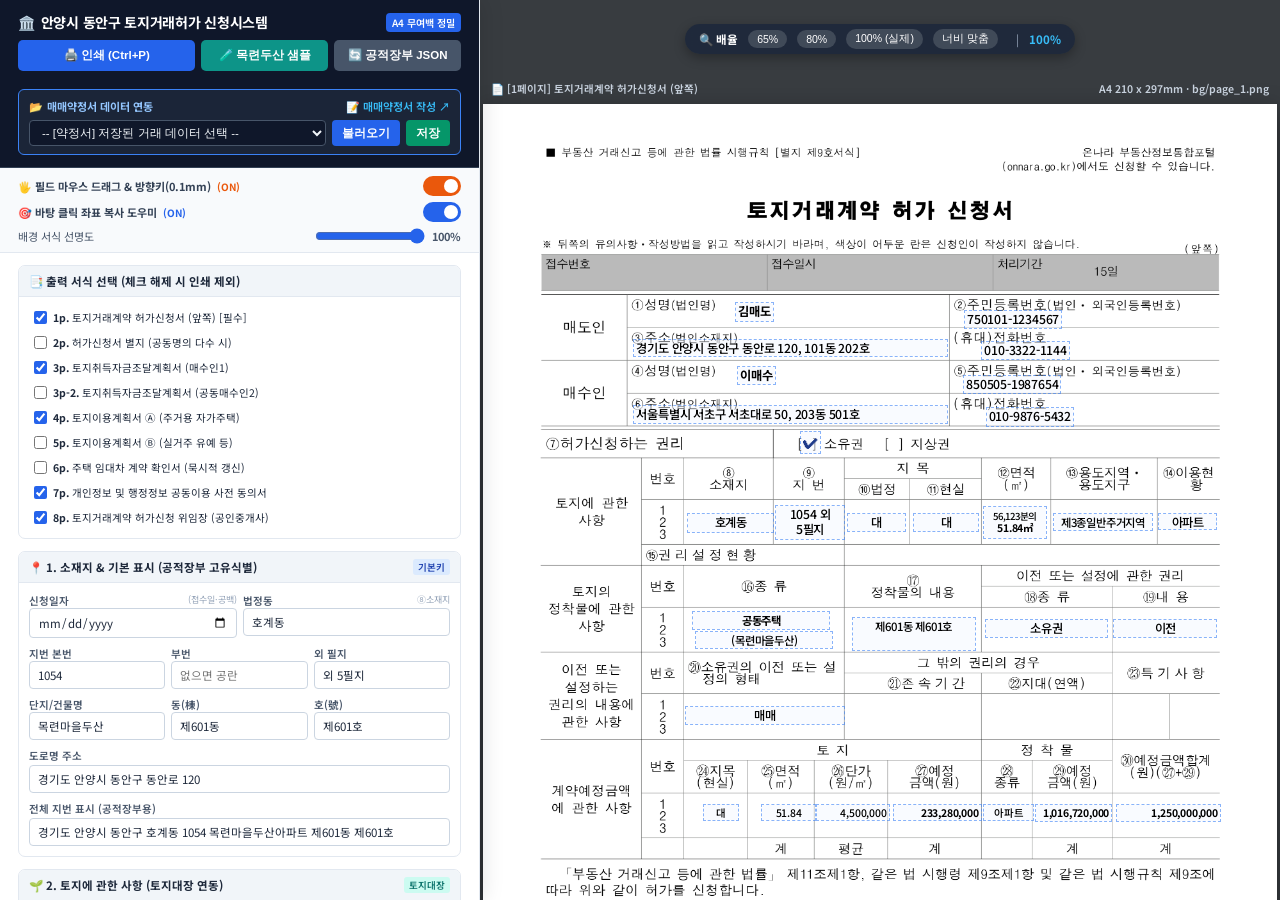
<file: toji-permit/index_overlay.html>
<!DOCTYPE html>
<html lang="ko">

<head>
  <meta charset="UTF-8">
  <meta name="viewport" content="width=device-width, initial-scale=1.0">
  <title>토지거래계약 허가신청서 실시간 자동완성 및 공적장부 연동 시스템</title>
  <link rel="preconnect" href="https://fonts.googleapis.com">
  <link rel="preconnect" href="https://fonts.gstatic.com" crossorigin>
  <link href="https://fonts.googleapis.com/css2?family=Noto+Sans+KR:wght@400;500;600;700&display=swap" rel="stylesheet">
  <style>
    :root {
      --primary: #2563eb;
      --primary-hover: #1d4ed8;
      --primary-light: #eff6ff;
      --slate-50: #f8fafc;
      --slate-100: #f1f5f9;
      --slate-200: #e2e8f0;
      --slate-300: #cbd5e1;
      --slate-600: #475569;
      --slate-700: #334155;
      --slate-800: #1e293b;
      --slate-900: #0f172a;
      --accent-orange: #ea580c;
      --accent-teal: #0d9488;
    }

    * {
      box-sizing: border-box;
      margin: 0;
      padding: 0;
    }

    body {
      font-family: 'Noto Sans KR', -apple-system, BlinkMacSystemFont, 'Malgun Gothic', sans-serif;
      background-color: #383c40;
      color: var(--slate-800);
      height: 100vh;
      overflow: hidden;
      display: flex;
    }

    /* ==============================================================
       1. 좌측 에디터 패널 (공적장부 세분화 폼)
       ============================================================== */
    .editor-panel {
      width: 480px;
      min-width: 480px;
      height: 100vh;
      background: #ffffff;
      border-right: 1px solid var(--slate-200);
      display: flex;
      flex-direction: column;
      z-index: 30;
      box-shadow: 4px 0 20px rgba(0, 0, 0, 0.1);
    }

    .editor-header {
      padding: 12px 18px;
      background: var(--slate-900);
      color: #ffffff;
      display: flex;
      flex-direction: column;
      gap: 8px;
      border-bottom: 1px solid var(--slate-700);
    }

    .editor-header-top {
      display: flex;
      align-items: center;
      justify-content: space-between;
    }

    .editor-header h1 {
      font-size: 14px;
      font-weight: 700;
      letter-spacing: -0.3px;
      display: flex;
      align-items: center;
      gap: 6px;
    }

    .badge-tag {
      font-size: 10px;
      font-weight: 600;
      background: #2563eb;
      color: white;
      padding: 2px 6px;
      border-radius: 4px;
    }

    /* 상단 액션 버튼바 */
    .header-actions {
      display: grid;
      grid-template-columns: 1.4fr 1fr 1fr;
      gap: 6px;
    }

    .btn-action {
      padding: 7px 8px;
      border-radius: 5px;
      font-size: 11.5px;
      font-weight: 600;
      border: 1px solid transparent;
      cursor: pointer;
      display: inline-flex;
      align-items: center;
      justify-content: center;
      gap: 4px;
      transition: all 0.15s ease;
      white-space: nowrap;
    }

    .btn-print-main {
      background: #2563eb;
      color: #ffffff;
    }

    .btn-print-main:hover {
      background: #1d4ed8;
    }

    .btn-sample {
      background: #0d9488;
      color: #ffffff;
    }

    .btn-sample:hover {
      background: #0f766e;
    }

    .btn-json {
      background: #475569;
      color: #ffffff;
    }

    .btn-json:hover {
      background: #334155;
    }

    /* 툴바: 모드 토글 (드래그 / 좌표 추출 / 투명도) */
    .toolbar-bar {
      padding: 8px 18px;
      background: var(--slate-50);
      border-bottom: 1px solid var(--slate-200);
      display: flex;
      flex-direction: column;
      gap: 6px;
    }

    .helper-toggle-row {
      display: flex;
      align-items: center;
      justify-content: space-between;
    }

    .switch-label {
      font-size: 11px;
      font-weight: 700;
      color: var(--slate-700);
      display: flex;
      align-items: center;
      gap: 6px;
    }

    .switch {
      position: relative;
      display: inline-block;
      width: 38px;
      height: 20px;
    }

    .switch input {
      opacity: 0;
      width: 0;
      height: 0;
    }

    .slider {
      position: absolute;
      cursor: pointer;
      inset: 0;
      background-color: #cbd5e1;
      transition: .2s;
      border-radius: 20px;
    }

    .slider:before {
      position: absolute;
      content: "";
      height: 14px;
      width: 14px;
      left: 3px;
      bottom: 3px;
      background-color: white;
      transition: .2s;
      border-radius: 50%;
    }

    input:checked+.slider {
      background-color: #2563eb;
    }

    input:checked+.slider.orange {
      background-color: #ea580c;
    }

    input:checked+.slider:before {
      transform: translateX(18px);
    }

    .opacity-control-row {
      display: flex;
      align-items: center;
      justify-content: space-between;
      font-size: 11px;
      color: var(--slate-600);
    }

    .opacity-control-row input[type="range"] {
      width: 110px;
      accent-color: #2563eb;
      cursor: pointer;
    }

    /* 선택된 필드 정밀 인스펙터 패널 */
    .field-inspector-box {
      background: #eff6ff;
      border: 1px solid #93c5fd;
      border-radius: 6px;
      padding: 8px 10px;
      margin: 8px 18px 0;
      display: none;
      box-shadow: 0 2px 8px rgba(37, 99, 235, 0.08);
    }

    .field-inspector-header {
      display: flex;
      align-items: center;
      justify-content: space-between;
      margin-bottom: 4px;
    }

    .field-inspector-title {
      font-size: 11px;
      font-weight: 700;
      color: #1e40af;
      white-space: nowrap;
      overflow: hidden;
      text-overflow: ellipsis;
      max-width: 170px;
    }

    .inspector-badge {
      background: #dbeafe;
      color: #1e40af;
      font-size: 9px;
      font-weight: 700;
      padding: 1px 5px;
      border-radius: 10px;
      border: 1px solid #93c5fd;
    }

    .inspector-close-btn {
      background: transparent;
      border: none;
      color: #64748b;
      font-size: 11px;
      cursor: pointer;
      padding: 0 4px;
      line-height: 1;
      border-radius: 3px;
    }

    .inspector-close-btn:hover {
      color: #0f172a;
      background: #e2e8f0;
    }

    .inspector-subtip {
      font-size: 9px;
      color: #64748b;
      margin-bottom: 6px;
      line-height: 1.3;
    }

    .inspector-section-label {
      font-size: 9.5px;
      font-weight: 700;
      color: #2563eb;
      margin-top: 6px;
      margin-bottom: 3px;
      display: flex;
      align-items: center;
      justify-content: space-between;
    }

    .inspector-align-toolbar {
      display: flex;
      flex-direction: column;
      gap: 3px;
      background: #ffffff;
      border: 1px solid #bfdbfe;
      border-radius: 4px;
      padding: 4px 6px;
      margin-bottom: 6px;
    }

    .align-group {
      display: flex;
      align-items: center;
      gap: 3px;
    }

    .align-group-title {
      font-size: 9.5px;
      font-weight: 700;
      color: #475569;
      width: 44px;
      flex-shrink: 0;
    }

    .tool-btn {
      flex: 1;
      padding: 2.5px 2px;
      font-size: 9.5px;
      font-weight: 600;
      border: 1px solid #cbd5e1;
      border-radius: 3px;
      background: #f8fafc;
      color: #334155;
      cursor: pointer;
      transition: all 0.12s ease;
      text-align: center;
      white-space: nowrap;
    }

    .tool-btn:hover {
      background: #e2e8f0;
      border-color: #94a3b8;
      color: #0f172a;
    }

    .tool-btn.active {
      background: #2563eb;
      color: #ffffff;
      border-color: #1d4ed8;
      font-weight: 700;
    }

    .inspector-grid-5 {
      display: grid;
      grid-template-columns: repeat(5, 1fr);
      gap: 4px;
      margin-bottom: 6px;
    }

    .inspector-item label {
      display: block;
      font-size: 8.5px;
      font-weight: 600;
      color: #3b82f6;
      margin-bottom: 2px;
      white-space: nowrap;
      overflow: hidden;
      text-overflow: ellipsis;
    }

    .inspector-item input {
      width: 100%;
      padding: 3px 2px;
      border: 1px solid #bfdbfe;
      border-radius: 3px;
      font-size: 10.5px;
      font-weight: 700;
      color: #1e3a8a;
      background: #fff;
      text-align: center;
    }

    .inspector-item input::placeholder {
      color: #94a3b8;
      font-weight: normal;
    }

    .inspector-format-toolbar {
      display: flex;
      gap: 4px;
      align-items: center;
      margin-bottom: 6px;
    }

    .toggle-wrap-btn {
      flex: 1.2;
      padding: 3px 5px;
      font-size: 10px;
      font-weight: 600;
    }

    .btn-group-segmented {
      display: flex;
      flex: 1.4;
      border: 1px solid #cbd5e1;
      border-radius: 4px;
      overflow: hidden;
    }

    .segment-btn {
      flex: 1;
      border: none;
      border-radius: 0;
      border-right: 1px solid #cbd5e1;
      background: #ffffff;
      padding: 3px 2px;
      font-size: 9.5px;
    }

    .segment-btn:last-child {
      border-right: none;
    }

    .inspector-actions {
      display: flex;
      gap: 4px;
    }

    .inspector-btn {
      flex: 1;
      padding: 3px 4px;
      font-size: 9.5px;
      font-weight: 600;
      border-radius: 4px;
      cursor: pointer;
      border: 1px solid #bfdbfe;
      background: #ffffff;
      color: #1e40af;
      transition: all 0.15s ease;
    }

    .inspector-btn:hover {
      background: #dbeafe;
    }

    .inspector-btn.primary {
      background: #2563eb;
      color: #fff;
      border-color: #2563eb;
    }

    /* 폼 본문 스크롤 */
    .editor-body {
      flex: 1;
      overflow-y: auto;
      padding: 12px 18px 60px;
    }

    .editor-body::-webkit-scrollbar {
      width: 6px;
    }

    .editor-body::-webkit-scrollbar-thumb {
      background: #cbd5e1;
      border-radius: 3px;
    }

    /* 폼 섹션 아코디언 스타일 */
    .form-section {
      margin-bottom: 12px;
      background: #ffffff;
      border: 1px solid var(--slate-200);
      border-radius: 7px;
      overflow: hidden;
    }

    .section-title {
      font-size: 11.5px;
      font-weight: 700;
      color: var(--slate-800);
      background: var(--slate-100);
      padding: 7px 10px;
      border-bottom: 1px solid var(--slate-200);
      display: flex;
      align-items: center;
      justify-content: space-between;
      user-select: none;
    }

    .section-badge {
      font-size: 9.5px;
      font-weight: 600;
      padding: 1px 5px;
      border-radius: 3px;
      background: #e2e8f0;
      color: #475569;
    }

    .section-badge.blue {
      background: #dbeafe;
      color: #1e40af;
    }

    .section-badge.green {
      background: #ccfbf1;
      color: #0f766e;
    }

    .section-badge.orange {
      background: #ffedd5;
      color: #c2410c;
    }

    .section-content {
      padding: 10px;
      display: flex;
      flex-direction: column;
      gap: 8px;
    }

    .field-row {
      display: flex;
      flex-direction: column;
      gap: 2px;
    }

    .field-row.grid-2 {
      display: grid;
      grid-template-columns: 1fr 1fr;
      gap: 6px;
    }

    .field-row.grid-3 {
      display: grid;
      grid-template-columns: 1fr 1fr 1fr;
      gap: 6px;
    }

    .field-row.grid-4 {
      display: grid;
      grid-template-columns: 1fr 1fr 1fr 1fr;
      gap: 4px;
    }

    .field-label {
      font-size: 10.5px;
      font-weight: 600;
      color: var(--slate-600);
      display: flex;
      justify-content: space-between;
    }

    .field-label span.sub {
      font-size: 9px;
      color: #94a3b8;
      font-weight: normal;
    }

    .input-box {
      width: 100%;
      padding: 5px 8px;
      border: 1px solid var(--slate-300);
      border-radius: 4px;
      font-size: 11.5px;
      color: var(--slate-800);
      font-family: inherit;
      outline: none;
      transition: border 0.15s ease, box-shadow 0.15s ease;
    }

    .input-box:focus {
      border-color: #2563eb;
      box-shadow: 0 0 0 2px rgba(37, 99, 235, 0.15);
    }

    .input-box.read-calc {
      background: #f8fafc;
      font-weight: 600;
      color: #1e40af;
    }

    /* 서식 페이지 선택 체크박스 목록 */
    .page-check-list {
      display: flex;
      flex-direction: column;
      gap: 4px;
      font-size: 10.5px;
    }

    .page-check-item {
      display: flex;
      align-items: center;
      gap: 6px;
      padding: 3px 5px;
      border-radius: 4px;
      cursor: pointer;
      user-select: none;
    }

    .page-check-item:hover {
      background: var(--slate-50);
    }

    .page-check-item input[type="checkbox"] {
      accent-color: #2563eb;
      cursor: pointer;
    }

    /* ==============================================================
       2. 우측 8페이지 A4 미리보기 영역
       ============================================================== */
    .preview-container {
      flex: 1;
      height: 100vh;
      overflow-y: auto;
      overflow-x: auto;
      padding: 24px 20px 80px;
      display: flex;
      flex-direction: column;
      align-items: center;
      gap: 24px;
      position: relative;
    }

    .preview-toolbar {
      position: sticky;
      top: 0px;
      z-index: 20;
      background: rgba(30, 41, 59, 0.92);
      backdrop-filter: blur(6px);
      padding: 5px 14px;
      border-radius: 30px;
      color: white;
      display: flex;
      align-items: center;
      gap: 10px;
      box-shadow: 0 4px 12px rgba(0, 0, 0, 0.3);
      font-size: 11.5px;
    }

    .preview-toolbar button {
      background: rgba(255, 255, 255, 0.15);
      border: none;
      color: white;
      padding: 3px 9px;
      border-radius: 20px;
      cursor: pointer;
      font-size: 10.5px;
      transition: background 0.15s ease;
    }

    .preview-toolbar button:hover {
      background: rgba(255, 255, 255, 0.3);
    }

    /* ==============================================================
       3. 210mm x 297mm A4 규격 컨테이너
       ============================================================== */
    .a4-page-wrapper {
      position: relative;
      display: flex;
      flex-direction: column;
      align-items: center;
    }

    .page-header-tag {
      width: 210mm;
      padding: 3px 8px;
      margin-bottom: 5px;
      font-size: 10.5px;
      font-weight: 600;
      color: #cbd5e1;
      display: flex;
      justify-content: space-between;
      align-items: center;
    }

    .a4-page {
      width: 210mm;
      height: 297mm;
      min-width: 210mm;
      min-height: 297mm;
      max-width: 210mm;
      max-height: 297mm;
      position: relative;
      background-color: #ffffff;
      background-size: 210mm 297mm;
      background-repeat: no-repeat;
      background-position: top left;
      box-shadow: 0 8px 24px rgba(0, 0, 0, 0.4);
      overflow: hidden;
      box-sizing: border-box;
      transform-origin: top center;
    }

    /* 8개 페이지 배경 이미지 매핑 (toji-permit/bg/page_X.png) */
    #page-1 {
      background-image: url('bg/page_1.png');
    }

    #page-2 {
      background-image: url('bg/page_2.png');
    }

    #page-3,
    #page-3-2 {
      background-image: url('bg/page_3.png');
    }

    #page-4 {
      background-image: url('bg/page_4.png');
    }

    #page-5 {
      background-image: url('bg/page_5.png');
    }

    #page-6 {
      background-image: url('bg/page_6.png');
    }

    #page-7 {
      background-image: url('bg/page_7.png');
    }

    #page-8 {
      background-image: url('bg/page_8.png');
    }

    .a4-page-wrapper.excluded {
      display: none !important;
    }

    /* ==============================================================
       4. 데이터 오버레이 필드 스타일
       ============================================================== */
    .field {
      position: absolute;
      font-size: 9.2pt;
      font-weight: 500;
      color: #000000;
      line-height: 1.25;
      white-space: nowrap;
      z-index: 10;
      letter-spacing: -0.2px;
      font-family: 'Noto Sans KR', 'Malgun Gothic', sans-serif;
      user-select: none;
    }

    .field.wrap {
      white-space: normal;
      word-break: keep-all;
    }

    .field.bold {
      font-weight: 700;
    }

    .field.sm {
      font-size: 8.5pt;
    }

    .field.xs {
      font-size: 7.8pt;
    }

    .field.lg {
      font-size: 11pt;
    }

    .field.center {
      text-align: center;
    }

    .field.right {
      text-align: right;
    }

    /* [드래그 편집 모드] */
    body.drag-mode-active .field {
      cursor: grab !important;
      outline: 1px dashed rgba(59, 130, 246, 0.6) !important;
      background: rgba(239, 246, 255, 0.4) !important;
      padding: 1px 2px;
    }

    body.drag-mode-active .field:hover {
      outline: 1.5px solid #2563eb !important;
      background: rgba(219, 234, 254, 0.8) !important;
    }

    body.drag-mode-active .field.selected {
      cursor: grab !important;
      outline: 1.5px dashed #ea580c !important;
      background: rgba(255, 237, 213, 0.75) !important;
      color: #9a3412 !important;
      z-index: 100 !important;
    }

    body.drag-mode-active .field.primary-selected {
      outline: 2px solid #ea580c !important;
      background: rgba(254, 215, 170, 0.9) !important;
      box-shadow: 0 0 6px rgba(234, 88, 12, 0.45);
      z-index: 101 !important;
    }

    body.drag-mode-active .field.primary-selected::after {
      content: attr(data-pos-label);
      position: absolute;
      bottom: 100%;
      left: 0;
      transform: translateY(-2px);
      background: #ea580c;
      color: #ffffff;
      font-family: Consolas, monospace;
      font-size: 8.5px;
      font-weight: 700;
      padding: 1px 4px;
      border-radius: 2px;
      white-space: nowrap;
      pointer-events: none;
      z-index: 102;
    }

    /* 리사이즈 모서리 드래그 핸들 */
    .field-resize-handle {
      position: absolute;
      width: 10px;
      height: 10px;
      background: #ea580c;
      border: 2px solid #ffffff;
      border-radius: 2px;
      cursor: se-resize;
      z-index: 110;
      box-shadow: 0 1px 4px rgba(0, 0, 0, 0.4);
      display: none;
      transform: translate(-50%, -50%);
      pointer-events: auto;
    }

    .field-resize-handle:hover {
      background: #c2410c;
      transform: translate(-50%, -50%) scale(1.25);
    }

    /* [좌표 도우미 십자선 & 툴팁] */
    body.coord-mode-active:not(.drag-mode-active) .a4-page {
      cursor: crosshair !important;
    }

    .coord-guide-x,
    .coord-guide-y {
      position: absolute;
      pointer-events: none;
      z-index: 99;
      display: none;
    }

    .coord-guide-x {
      top: 0;
      bottom: 0;
      width: 1px;
      background: rgba(239, 68, 68, 0.45);
    }

    .coord-guide-y {
      left: 0;
      right: 0;
      height: 1px;
      background: rgba(239, 68, 68, 0.45);
    }

    .coord-live-badge {
      position: absolute;
      pointer-events: none;
      z-index: 100;
      background: rgba(15, 23, 42, 0.9);
      color: #38bdf8;
      font-family: Consolas, monospace;
      font-size: 10.5px;
      font-weight: 700;
      padding: 3px 7px;
      border-radius: 4px;
      display: none;
      white-space: nowrap;
      transform: translate(12px, 12px);
    }

    .coord-pin {
      position: absolute;
      width: 10px;
      height: 10px;
      background: #ef4444;
      border: 2px solid #ffffff;
      border-radius: 50%;
      transform: translate(-50%, -50%);
      z-index: 80;
      pointer-events: none;
    }

    .coord-pin-tag {
      position: absolute;
      top: -20px;
      left: 50%;
      transform: translateX(-50%);
      background: #ef4444;
      color: #fff;
      font-family: Consolas, monospace;
      font-size: 9.5px;
      font-weight: 700;
      padding: 1px 4px;
      border-radius: 2px;
      white-space: nowrap;
    }

    /* 토스트 */
    .toast-container {
      position: fixed;
      bottom: 20px;
      right: 20px;
      z-index: 9999;
      display: flex;
      flex-direction: column;
      gap: 6px;
      pointer-events: none;
    }

    .toast {
      background: #1e293b;
      color: #ffffff;
      border-left: 4px solid #3b82f6;
      padding: 10px 14px;
      border-radius: 5px;
      font-size: 11.5px;
      box-shadow: 0 4px 12px rgba(0, 0, 0, 0.3);
      display: flex;
      align-items: center;
      gap: 8px;
    }

    .toast.success {
      border-left-color: #10b981;
    }

    .toast.orange {
      border-left-color: #ea580c;
    }

    .toast code {
      background: #334155;
      padding: 1px 5px;
      border-radius: 3px;
      color: #38bdf8;
      font-family: Consolas, monospace;
    }

    /* JSON 모달 */
    .modal-backdrop {
      display: none;
      position: fixed;
      inset: 0;
      background: rgba(0, 0, 0, 0.6);
      z-index: 10000;
      align-items: center;
      justify-content: center;
    }

    .modal-backdrop.active {
      display: flex;
    }

    .modal-box {
      background: #fff;
      width: 640px;
      max-width: 92vw;
      border-radius: 8px;
      overflow: hidden;
      box-shadow: 0 10px 30px rgba(0, 0, 0, 0.4);
      display: flex;
      flex-direction: column;
    }

    .modal-header {
      background: var(--slate-900);
      color: #fff;
      padding: 12px 16px;
      display: flex;
      justify-content: space-between;
      align-items: center;
      font-size: 13px;
      font-weight: 700;
    }

    .modal-body {
      padding: 14px 16px;
    }

    .modal-body textarea {
      width: 100%;
      height: 260px;
      font-family: Consolas, monospace;
      font-size: 11px;
      padding: 10px;
      border: 1px solid #cbd5e1;
      border-radius: 5px;
      background: #f8fafc;
      outline: none;
      resize: vertical;
    }

    .modal-footer {
      padding: 10px 16px;
      background: #f1f5f9;
      display: flex;
      justify-content: flex-end;
      gap: 8px;
    }

    /* ==============================================================
       5. Ctrl+P 무여백 인쇄 스타일 (@media print)
       ============================================================== */
    @media print {
      @page {
        size: 210mm 297mm;
        margin: 0mm !important;
      }

      html,
      body {
        width: 210mm !important;
        height: auto !important;
        margin: 0 !important;
        padding: 0 !important;
        background: #ffffff !important;
        overflow: visible !important;
        display: block !important;
      }

      .no-print,
      .editor-panel,
      .preview-toolbar,
      .page-header-tag,
      .coord-guide-x,
      .coord-guide-y,
      .coord-live-badge,
      .coord-pin,
      .toast-container,
      .modal-backdrop {
        display: none !important;
      }

      .preview-container {
        padding: 0 !important;
        margin: 0 !important;
        display: block !important;
        background: #ffffff !important;
        width: 210mm !important;
        overflow: visible !important;
      }

      .a4-page-wrapper {
        margin: 0 !important;
        padding: 0 !important;
        display: block !important;
      }

      .a4-page-wrapper.excluded {
        display: none !important;
      }

      .a4-page {
        width: 210mm !important;
        height: 297mm !important;
        min-width: 210mm !important;
        min-height: 297mm !important;
        margin: 0 !important;
        padding: 0 !important;
        border: none !important;
        box-shadow: none !important;
        page-break-before: auto !important;
        page-break-after: always !important;
        break-after: page !important;
        -webkit-print-color-adjust: exact !important;
        print-color-adjust: exact !important;
        position: relative !important;
        overflow: hidden !important;
        transform: none !important;
      }

      .a4-page-wrapper:last-child .a4-page {
        page-break-after: auto !important;
        break-after: auto !important;
      }

      .field {
        color: #000000 !important;
        outline: none !important;
        background: transparent !important;
        padding: 0 !important;
        -webkit-print-color-adjust: exact !important;
        print-color-adjust: exact !important;
      }
    }
  </style>
  <script src="../shared/deal-store.js"></script>
</head>

<body class="coord-mode-active drag-mode-active">

  <!-- ==============================================================
       1. 좌측 공적장부 세분화 에디터 패널
       ============================================================== -->
  <aside class="editor-panel no-print">
    <!-- 헤더 -->
    <div class="editor-header">
      <div class="editor-header-top">
        <h1>
          <span>🏛️</span>
          <span>안양시 동안구 토지거래허가 신청시스템</span>
        </h1>
        <span class="badge-tag">A4 무여백 정밀</span>
      </div>

      <!-- 상단 액션 버튼바 -->
      <div class="header-actions">
        <button class="btn-action btn-print-main" onclick="printWithStandardFileName()">
          <span>🖨️ 인쇄 (Ctrl+P)</span>
        </button>
        <button class="btn-action btn-sample" onclick="fillSampleData()">
          <span>🧪 목련두산 샘플</span>
        </button>
        <button class="btn-action btn-json" onclick="openJsonModal()">
          <span>🔄 공적장부 JSON</span>
        </button>
      </div>
      <!-- 약정서 연동 거래 선택바 -->
      <div class="deal-integration-box" style="margin-top: 10px; padding: 8px 10px; background: rgba(30, 41, 59, 0.85); border: 1px solid #3b82f6; border-radius: 6px; display: flex; flex-direction: column; gap: 6px;">
        <div style="display: flex; align-items: center; justify-content: space-between;">
          <span style="font-size: 11px; font-weight: 700; color: #93c5fd; display: flex; align-items: center; gap: 4px;">
            <span>📂</span> <span>매매약정서 데이터 연동</span>
          </span>
          <a href="../agreement/index.html" target="_blank" style="font-size: 11px; color: #38bdf8; text-decoration: none; font-weight: 600;">
            📝 매매약정서 작성 ↗
          </a>
        </div>
        <div style="display: flex; gap: 6px;">
          <select id="sel_permit_deal" style="flex: 1; background: #0f172a; border: 1px solid #475569; color: #f1f5f9; padding: 5px 8px; font-size: 11.5px; border-radius: 4px; outline: none;">
            <option value="">-- [약정서] 저장된 거래 데이터 선택 --</option>
          </select>
          <button type="button" class="btn-action" onclick="loadSelectedDealIntoPermit()" style="background: #2563eb; color: #fff; padding: 5px 10px; font-size: 11.5px; font-weight: 600; border-radius: 4px; cursor: pointer; border: none;">
            불러오기
          </button>
          <button type="button" class="btn-action" onclick="savePermitBackToDealStore()" style="background: #059669; color: #fff; padding: 5px 10px; font-size: 11.5px; font-weight: 600; border-radius: 4px; cursor: pointer; border: none;" title="현재 허가서 입력 내용을 거래 저장소에 업데이트">
            저장
          </button>
        </div>
      </div>
    </div>

    <!-- 툴바: 모드 토글 -->
    <div class="toolbar-bar">
      <div class="helper-toggle-row">
        <span class="switch-label">
          <span>🖐️ 필드 마우스 드래그 & 방향키(0.1mm)</span>
          <span id="dragStatusBadge" style="font-size:10px; color:#ea580c; font-weight:700;">(ON)</span>
        </span>
        <label class="switch">
          <input type="checkbox" id="dragModeToggle" checked onchange="toggleDragMode(this.checked)">
          <span class="slider orange"></span>
        </label>
      </div>

      <div class="helper-toggle-row">
        <span class="switch-label">
          <span>🎯 바탕 클릭 좌표 복사 도우미</span>
          <span id="coordStatusBadge" style="font-size:10px; color:#2563eb;">(ON)</span>
        </span>
        <label class="switch">
          <input type="checkbox" id="coordHelperToggle" checked onchange="toggleCoordHelper(this.checked)">
          <span class="slider"></span>
        </label>
      </div>

      <div class="opacity-control-row">
        <span>배경 서식 선명도</span>
        <div style="display:flex; align-items:center; gap:6px;">
          <input type="range" id="bgOpacityRange" min="0" max="100" value="100" oninput="changeBgOpacity(this.value)">
          <span id="bgOpacityLabel" style="width:30px; text-align:right; font-weight:700;">100%</span>
        </div>
      </div>
    </div>

    <!-- 선택 필드 정밀 레이아웃 & 정렬 인스펙터 패널 -->
    <div class="field-inspector-box" id="fieldInspectorBox">
      <div class="field-inspector-header">
        <div style="display:flex; align-items:center; gap:5px; overflow:hidden;">
          <span class="field-inspector-title" id="inspectorFieldName">선택된 필드 없음</span>
          <span class="inspector-badge" id="inspectorCountBadge" style="display:none;">1개</span>
        </div>
        <button class="inspector-close-btn" onclick="deselectAllFields()" title="선택 해제 (ESC)">✕</button>
      </div>

      <div class="inspector-subtip">
        <span>💡 Shift/Ctrl+클릭 다중선택 | 방향키(↑↓←→) 이동 (Alt:0.1mm)</span>
      </div>

      <!-- 열 맞추기 (가로) & 행 맞추기 (세로) -->
      <div class="inspector-section-label">📐 열 맞추기 (가로) & 행 맞추기 (세로)</div>
      <div class="inspector-align-toolbar">
        <div class="align-group">
          <span class="align-group-title">열 맞춤:</span>
          <button class="tool-btn" onclick="alignSelectedFields('left')" title="선택 항목 좌측 맞춤">⬅ 좌측</button>
          <button class="tool-btn" onclick="alignSelectedFields('centerX')" title="선택 항목 가로 중앙 맞춤">⫿ 중앙</button>
          <button class="tool-btn" onclick="alignSelectedFields('right')" title="선택 항목 우측 맞춤">➡ 우측</button>
          <button class="tool-btn" onclick="alignSelectedFields('distributeX')" title="선택 항목 가로 간격 균등">↔ 균등</button>
        </div>
        <div class="align-group">
          <span class="align-group-title">행 맞춤:</span>
          <button class="tool-btn" onclick="alignSelectedFields('top')" title="선택 항목 상단 맞춤">⬆ 상단</button>
          <button class="tool-btn" onclick="alignSelectedFields('centerY')" title="선택 항목 세로 중앙 맞춤">⫾ 중앙</button>
          <button class="tool-btn" onclick="alignSelectedFields('bottom')" title="선택 항목 하단 맞춤">⬇ 하단</button>
          <button class="tool-btn" onclick="alignSelectedFields('distributeY')" title="선택 항목 세로 간격 균등">↕ 균등</button>
        </div>
      </div>

      <!-- 좌표 및 범위(너비/높이) 설정 그리드 -->
      <div class="inspector-section-label">📏 위치 및 범위 (크기 mm)</div>
      <div class="inspector-grid-5">
        <div class="inspector-item">
          <label>Top(Y)</label>
          <input type="number" step="0.5" id="inspTop" oninput="updateSelectedFieldPos('top')">
        </div>
        <div class="inspector-item">
          <label>Left(X)</label>
          <input type="number" step="0.5" id="inspLeft" oninput="updateSelectedFieldPos('left')">
        </div>
        <div class="inspector-item">
          <label>너비(W)</label>
          <input type="number" step="0.5" min="0" id="inspWidth" placeholder="auto"
            oninput="updateSelectedFieldSize('width')">
        </div>
        <div class="inspector-item">
          <label>높이(H)</label>
          <input type="number" step="0.5" min="0" id="inspHeight" placeholder="auto"
            oninput="updateSelectedFieldSize('height')">
        </div>
        <div class="inspector-item">
          <label>Font(pt)</label>
          <input type="number" step="0.5" id="inspFontSize" oninput="updateSelectedFieldPos('font')">
        </div>
      </div>

      <!-- 줄바꿈 및 텍스트 서식 -->
      <div class="inspector-section-label">✍️ 줄바꿈 & 텍스트 정렬</div>
      <div class="inspector-format-toolbar">
        <button class="tool-btn toggle-wrap-btn" id="btnWrapToggle" onclick="toggleWrapSelected()">
          <span id="wrapIcon">↵</span> <span id="wrapText">줄바꿈: OFF</span>
        </button>
        <div class="btn-group-segmented">
          <button class="tool-btn segment-btn" id="btnAlignLeft" onclick="setTextAlignSelected('left')"
            title="텍스트 좌측 정렬">◀ 좌</button>
          <button class="tool-btn segment-btn" id="btnAlignCenter" onclick="setTextAlignSelected('center')"
            title="텍스트 가운데 정렬">〓 중</button>
          <button class="tool-btn segment-btn" id="btnAlignRight" onclick="setTextAlignSelected('right')"
            title="텍스트 우측 정렬">▶ 우</button>
        </div>
      </div>

      <div class="inspector-actions" style="margin-top:8px;">
        <button class="inspector-btn primary" onclick="exportCoordinates()">📋 변경 좌표 전체 내보내기</button>
        <button class="inspector-btn" onclick="resetCoordinates()">🔄 기본 위치 복원</button>
      </div>
    </div>

    <!-- 폼 스크롤 바디 -->
    <div class="editor-body">

      <!-- 출력 서식 선택 -->
      <div class="form-section">
        <div class="section-title">
          <span>📑 출력 서식 선택 (체크 해제 시 인쇄 제외)</span>
        </div>
        <div class="section-content">
          <div class="page-check-list">
            <label class="page-check-item">
              <input type="checkbox" id="chk-page-1" checked onchange="togglePageDisplay('page-1', this.checked)">
              <span><strong>1p.</strong> 토지거래계약 허가신청서 (앞쪽) [필수]</span>
            </label>
            <label class="page-check-item">
              <input type="checkbox" id="chk-page-2" onchange="togglePageDisplay('page-2', this.checked)">
              <span><strong>2p.</strong> 허가신청서 별지 (공동명의 다수 시)</span>
            </label>
            <label class="page-check-item">
              <input type="checkbox" id="chk-page-3" checked onchange="togglePageDisplay('page-3', this.checked)">
              <span><strong>3p.</strong> 토지취득자금조달계획서 (매수인1)</span>
            </label>
            <label class="page-check-item">
              <input type="checkbox" id="chk-page-3-2" onchange="togglePageDisplay('page-3-2', this.checked)">
              <span><strong>3p-2.</strong> 토지취득자금조달계획서 (공동매수인2)</span>
            </label>
            <label class="page-check-item">
              <input type="checkbox" id="chk-page-4" checked onchange="togglePageDisplay('page-4', this.checked)">
              <span><strong>4p.</strong> 토지이용계획서 Ⓐ (주거용 자가주택)</span>
            </label>
            <label class="page-check-item">
              <input type="checkbox" id="chk-page-5" onchange="togglePageDisplay('page-5', this.checked)">
              <span><strong>5p.</strong> 토지이용계획서 Ⓑ (실거주 유예 등)</span>
            </label>
            <label class="page-check-item">
              <input type="checkbox" id="chk-page-6" onchange="togglePageDisplay('page-6', this.checked)">
              <span><strong>6p.</strong> 주택 임대차 계약 확인서 (묵시적 갱신)</span>
            </label>
            <label class="page-check-item">
              <input type="checkbox" id="chk-page-7" checked onchange="togglePageDisplay('page-7', this.checked)">
              <span><strong>7p.</strong> 개인정보 및 행정정보 공동이용 사전 동의서</span>
            </label>
            <label class="page-check-item">
              <input type="checkbox" id="chk-page-8" checked onchange="togglePageDisplay('page-8', this.checked)">
              <span><strong>8p.</strong> 토지거래계약 허가신청 위임장 (공인중개사)</span>
            </label>
          </div>
        </div>
      </div>

      <!-- [공적장부 1] 소재지 및 기본 표시 -->
      <div class="form-section">
        <div class="section-title">
          <span>📍 1. 소재지 & 기본 표시 (공적장부 고유식별)</span>
          <span class="section-badge blue">기본키</span>
        </div>
        <div class="section-content">
          <div class="field-row grid-2">
            <div>
              <label class="field-label">신청일자 <span class="sub">(접수일·공백)</span></label>
              <input type="date" class="input-box" id="in_date" value="" oninput="syncAll()">
            </div>
            <div>
              <label class="field-label">법정동 <span class="sub">⑧소재지</span></label>
              <input type="text" class="input-box" id="in_dong" value="호계동" placeholder="예: 호계동" oninput="syncAll()">
            </div>
          </div>
          <div class="field-row grid-3">
            <div>
              <label class="field-label">지번 본번</label>
              <input type="text" class="input-box" id="in_jibun_main" value="1054" placeholder="예: 1054"
                oninput="calcJibunFull(); syncAll();">
            </div>
            <div>
              <label class="field-label">부번</label>
              <input type="text" class="input-box" id="in_jibun_sub" value="" placeholder="없으면 공란"
                oninput="calcJibunFull(); syncAll();">
            </div>
            <div>
              <label class="field-label">외 필지</label>
              <input type="text" class="input-box" id="in_jibun_extra" value="외 5필지" placeholder="예: 외 5필지"
                oninput="calcJibunFull(); syncAll();">
            </div>
          </div>
          <div class="field-row grid-3">
            <div>
              <label class="field-label">단지/건물명</label>
              <input type="text" class="input-box" id="in_complex" value="목련마을두산" placeholder="예: 목련두산"
                oninput="syncAll()">
            </div>
            <div>
              <label class="field-label">동(棟)</label>
              <input type="text" class="input-box" id="in_dong_num" value="제601동" placeholder="예: 제601동"
                oninput="syncAll()">
            </div>
            <div>
              <label class="field-label">호(號)</label>
              <input type="text" class="input-box" id="in_ho_num" value="제601호" placeholder="예: 제601호"
                oninput="syncAll()">
            </div>
          </div>
          <div class="field-row">
            <label class="field-label">도로명 주소</label>
            <input type="text" class="input-box" id="in_road_addr" value="경기도 안양시 동안구 동안로 120" placeholder="도로명주소"
              oninput="syncAll()">
          </div>
          <div class="field-row">
            <label class="field-label">전체 지번 표시 (공적장부용)</label>
            <input type="text" class="input-box" id="in_addr_full" value="경기도 안양시 동안구 호계동 1054 목련마을두산아파트 제601동 제601호"
              oninput="syncAll()">
          </div>
        </div>
      </div>

      <!-- [공적장부 2] 토지에 관한 사항 (토지대장/토지등기) -->
      <div class="form-section">
        <div class="section-title">
          <span>🌱 2. 토지에 관한 사항 (토지대장 연동)</span>
          <span class="section-badge green">토지대장</span>
        </div>
        <div class="section-content">
          <div class="field-row grid-2">
            <div>
              <label class="field-label">⑩ 법정 지목</label>
              <input type="text" class="input-box" id="in_jimok_legal" value="대" oninput="syncAll()">
            </div>
            <div>
              <label class="field-label">⑪ 현실 지목</label>
              <input type="text" class="input-box" id="in_jimok_actual" value="대" oninput="syncAll()">
            </div>
          </div>
          <div class="field-row grid-3">
            <div>
              <label class="field-label">1필지 총면적(㎡)</label>
              <input type="number" step="0.01" class="input-box" id="in_land_total_area" value="56123.4"
                placeholder="총면적" oninput="calcLandShare(); syncAll();">
            </div>
            <div>
              <label class="field-label">대지권 분모</label>
              <input type="number" class="input-box" id="in_land_ratio_den" value="56123" placeholder="분모"
                oninput="calcLandShare(); syncAll();">
            </div>
            <div>
              <label class="field-label">대지권 분자</label>
              <input type="number" step="0.001" class="input-box" id="in_land_ratio_num" value="51.84" placeholder="분자"
                oninput="calcLandShare(); syncAll();">
            </div>
          </div>
          <div class="field-row grid-2">
            <div>
              <label class="field-label">⑫ 대지권 지분면적(㎡)</label>
              <input type="text" class="input-box read-calc" id="in_land_share_display" value="51.84㎡"
                oninput="syncAll()">
            </div>
            <div>
              <label class="field-label">개별공시지가(원/㎡)</label>
              <input type="number" class="input-box" id="in_land_unit_price" value="4500000" placeholder="원/㎡"
                oninput="calcPriceBreakdown(); syncAll();">
            </div>
          </div>
          <div class="field-row grid-2">
            <div>
              <label class="field-label">⑬ 용도지역</label>
              <input type="text" class="input-box" id="in_yongdo_area" value="제3종일반주거지역" oninput="syncAll()">
            </div>
            <div>
              <label class="field-label">⑭ 토지 이용현황</label>
              <input type="text" class="input-box" id="in_land_use_status" value="아파트" oninput="syncAll()">
            </div>
          </div>
          <div class="field-row">
            <label class="field-label">⑮ 권리설정현황</label>
            <input type="text" class="input-box" id="in_rights_status" value="해당없음" placeholder="근저당권 등 설정사항 (없으면 해당없음)"
              oninput="syncAll()">
          </div>
        </div>
      </div>

      <!-- [공적장부 3] 건축물에 관한 사항 (건축물대장/건물등기) -->
      <div class="form-section">
        <div class="section-title">
          <span>🏢 3. 건축물에 관한 사항 (건축물대장 연동)</span>
          <span class="section-badge green">건축물대장</span>
        </div>
        <div class="section-content">
          <div class="field-row grid-2">
            <div>
              <label class="field-label">⑯ 종류 (주용도)</label>
              <input type="text" class="input-box" id="in_bld_type" value="공동주택" oninput="syncAll()">
            </div>
            <div>
              <label class="field-label">⑰ 정착물의 내용 (동·호)</label>
              <input type="text" class="input-box" id="in_bld_detail" value="제601동 제601호" oninput="syncAll()">
            </div>
          </div>
          <div class="field-row grid-2">
            <div>
              <label class="field-label">전유면적(㎡)</label>
              <input type="number" step="0.01" class="input-box" id="in_exclusive_area" value="101.42"
                oninput="syncAll()">
            </div>
            <div>
              <label class="field-label">공용면적(㎡)</label>
              <input type="number" step="0.01" class="input-box" id="in_common_area" value="28.56" oninput="syncAll()">
            </div>
          </div>
          <div class="field-row grid-2">
            <div>
              <label class="field-label">⑱ 이전 권리 종류</label>
              <input type="text" class="input-box" id="in_right_kind" value="소유권" oninput="syncAll()">
            </div>
            <div>
              <label class="field-label">⑲ 내용 (이전/설정)</label>
              <input type="text" class="input-box" id="in_right_action" value="이전" oninput="syncAll()">
            </div>
          </div>
        </div>
      </div>

      <!-- [공적장부 4] 계약 및 금액 산출 (자동계산) -->
      <div class="form-section">
        <div class="section-title">
          <span>💰 4. 계약 & 금액 산출 (자동 안분 계산)</span>
          <span class="section-badge orange">자동계산</span>
        </div>
        <div class="section-content">
          <div class="field-row grid-2">
            <div>
              <label class="field-label">⑳ 이전/설정 형태</label>
              <input type="text" class="input-box" id="in_transfer_type" value="매매" oninput="syncAll()">
            </div>
            <div>
              <label class="field-label">계약예정일</label>
              <input type="date" class="input-box" id="in_contract_date" value="2026-11-25" oninput="syncAll()">
            </div>
          </div>
          <div class="field-row">
            <label class="field-label"> 총 거래예정금액 (원) <span class="sub">실제 매매대금</span></label>
            <input type="number" class="input-box" id="in_total_price" value="1250000000"
              oninput="calcPriceBreakdown(); syncAll();">
          </div>
          <div class="field-row grid-2">
            <div>
              <label class="field-label"> 토지 예정금액 (공시지가 안분)</label>
              <input type="text" class="input-box read-calc" id="in_land_price_display" value="233,280,000원" readonly>
            </div>
            <div>
              <label class="field-label"> 건물 예정금액 (총액 - 토지)</label>
              <input type="text" class="input-box read-calc" id="in_bld_price_display" value="1,016,720,000원" readonly>
            </div>
          </div>
          <div class="field-row">
            <label class="field-label">이용목적 (토지이용계획)</label>
            <input type="text" class="input-box" id="in_purpose" value="주거용 (세대원 전원 실거주 자가주택 취득)" oninput="syncAll()">
          </div>
        </div>
      </div>

      <!-- [당사자 5] 매도인 (양도인) -->
      <div class="form-section">
        <div class="section-title">
          <span>👤 5. 매도인 (양도인) 인적사항</span>
          <span class="section-badge">1p·2p·8p</span>
        </div>
        <div class="section-content">
          <!-- 매도인 (주) -->
          <div class="field-row grid-2">
            <div>
              <label class="field-label">성명 (법인명)</label>
              <input type="text" class="input-box" id="in_seller_name" value="김매도" placeholder="성명" oninput="syncAll()">
            </div>
            <div>
              <label class="field-label">주민등록번호</label>
              <input type="text" class="input-box" id="in_seller_rrn" value="750101-1234567"
                placeholder="000000-0000000" oninput="syncAll()">
            </div>
          </div>
          <div class="field-row">
            <label class="field-label">연락처</label>
            <input type="text" class="input-box" id="in_seller_tel" value="010-3322-1144" placeholder="010-0000-0000"
              oninput="syncAll()">
          </div>
          <div class="field-row">
            <label class="field-label">주민등록상 주소</label>
            <input type="text" class="input-box" id="in_seller_addr" value="경기도 안양시 동안구 동안로 120, 101동 202호"
              oninput="syncAll()">
          </div>

          <!-- 공동매도인 (공동명의자 추가) -->
          <div style="margin-top: 8px; padding-top: 6px; border-top: 1px dashed #cbd5e1;">
            <div style="display:flex; justify-content:space-between; align-items:center; margin-bottom: 3px;">
              <span style="font-size:10px; font-weight:700; color:#ea580c;">➕ 공동매도인 (공동명의)</span>
              <span style="font-size:8.5px; color:#64748b;">(있을 경우만 입력 · 1p·2p·8p 자동 반영)</span>
            </div>
            <div class="field-row grid-2">
              <div>
                <label class="field-label">성명 (공동명의)</label>
                <input type="text" class="input-box" id="in_seller2_name" value="" placeholder="공동매도인 성명"
                  oninput="syncAll()">
              </div>
              <div>
                <label class="field-label">주민등록번호</label>
                <input type="text" class="input-box" id="in_seller2_rrn" value="" placeholder="000000-0000000"
                  oninput="syncAll()">
              </div>
            </div>
            <div class="field-row">
              <label class="field-label">연락처</label>
              <input type="text" class="input-box" id="in_seller2_tel" value="" placeholder="010-0000-0000"
                oninput="syncAll()">
            </div>
            <div class="field-row">
              <label class="field-label">주소</label>
              <input type="text" class="input-box" id="in_seller2_addr" value="" placeholder="공동매도인 주소"
                oninput="syncAll()">
            </div>
          </div>
        </div>
      </div>

      <!-- [당사자 6] 매수인 (양수인 / 신청인) -->
      <div class="form-section">
        <div class="section-title">
          <span>👥 6. 매수인 (양수인 / 제출인) 인적사항</span>
          <span class="section-badge blue">핵심</span>
        </div>
        <div class="section-content">
          <!-- 매수인 (주) -->
          <div class="field-row grid-2">
            <div>
              <label class="field-label">성명 (법인명)</label>
              <input type="text" class="input-box" id="in_buyer_name" value="이매수" placeholder="성명" oninput="syncAll()">
            </div>
            <div>
              <label class="field-label">주민등록번호</label>
              <input type="text" class="input-box" id="in_buyer_rrn" value="850505-1987654" placeholder="000000-0000000"
                oninput="syncAll()">
            </div>
          </div>
          <div class="field-row">
            <label class="field-label">연락처</label>
            <input type="text" class="input-box" id="in_buyer_tel" value="010-9876-5432" placeholder="010-0000-0000"
              oninput="syncAll()">
          </div>
          <div class="field-row">
            <label class="field-label">현재 주민등록상 주소</label>
            <input type="text" class="input-box" id="in_buyer_addr" value="서울특별시 서초구 서초대로 50, 203동 501호"
              oninput="syncAll()">
          </div>

          <!-- 공동매수인 (공동명의자 추가) -->
          <div style="margin-top: 8px; padding-top: 6px; border-top: 1px dashed #cbd5e1;">
            <div style="display:flex; justify-content:space-between; align-items:center; margin-bottom: 3px;">
              <span style="font-size:10px; font-weight:700; color:#2563eb;">➕ 공동매수인 (공동명의)</span>
              <span style="font-size:8.5px; color:#64748b;">(있을 경우만 입력 · 1p·2p·4p·7p·8p 자동 반영)</span>
            </div>
            <div class="field-row grid-2">
              <div>
                <label class="field-label">성명 (공동명의)</label>
                <input type="text" class="input-box" id="in_buyer2_name" value="" placeholder="공동매수인 성명"
                  oninput="syncAll()">
              </div>
              <div>
                <label class="field-label">주민등록번호</label>
                <input type="text" class="input-box" id="in_buyer2_rrn" value="" placeholder="000000-0000000"
                  oninput="syncAll()">
              </div>
            </div>
            <div class="field-row">
              <label class="field-label">연락처</label>
              <input type="text" class="input-box" id="in_buyer2_tel" value="" placeholder="010-0000-0000"
                oninput="syncAll()">
            </div>
            <div class="field-row">
              <label class="field-label">주소</label>
              <input type="text" class="input-box" id="in_buyer2_addr" value="" placeholder="공동매수인 주소"
                oninput="syncAll()">
            </div>
          </div>
        </div>
      </div>

      <!-- [자금조달 및 이용계획 7] -->
      <div class="form-section">
        <div class="section-title">
          <span>🏦 7. 자금조달(3p) 및 입주계획(4p)</span>
          <span class="section-badge">별지서식</span>
        </div>
        <div class="section-content">
          <div class="field-row grid-2">
            <div>
              <label class="field-label">자기자금 소계(원)</label>
              <input type="number" class="input-box" id="in_fund_self" value="650000000" oninput="syncAll()">
            </div>
            <div>
              <label class="field-label">금융기관 대출액(원)</label>
              <input type="number" class="input-box" id="in_fund_loan" value="600000000" oninput="syncAll()">
            </div>
          </div>
          <div class="field-row">
            <label class="field-label">실거주 입주예정 시기</label>
            <input type="text" class="input-box" id="in_move_in_date" value="2026년 12월 (잔금 지급 즉시 세대원 전원 입주)"
              oninput="syncAll()">
          </div>
          <div class="field-row">
            <label class="field-label">거주예정자 성명</label>
            <input type="text" class="input-box" id="in_residents" value="이매수(본인) 및 배우자, 자녀 2명 (세대원 전원)"
              oninput="syncAll()">
          </div>
        </div>
      </div>

      <!-- [대리인 8] 개업공인중개사 (위임장 8p) -->
      <div class="form-section">
        <div class="section-title">
          <span>📑 8. 수임인 (개업공인중개사)</span>
          <span class="section-badge">위임장 8p</span>
        </div>
        <div class="section-content">
          <div class="field-row">
            <label class="field-label">중개사무소 상호</label>
            <input type="text" class="input-box" id="in_agent_office" value="부동산이즈 두산공인중개사사무소" oninput="syncAll()">
          </div>
          <div class="field-row grid-2">
            <div>
              <label class="field-label">대표 공인중개사 성명</label>
              <input type="text" class="input-box" id="in_agent_name" value="백근영" oninput="syncAll()">
            </div>
            <div>
              <label class="field-label">중개사 등록번호</label>
              <input type="text" class="input-box" id="in_agent_reg" value="41173-2023-00045" oninput="syncAll()">
            </div>
          </div>
          <div class="field-row">
            <label class="field-label">사무소 소재지</label>
            <input type="text" class="input-box" id="in_agent_addr" value="경기도 안양시 동안구 평촌대로179번길 39, 상가 104호"
              oninput="syncAll()">
          </div>
          <div class="field-row">
            <label class="field-label">사무소 대표 전화</label>
            <input type="text" class="input-box" id="in_agent_tel" value="031-383-7700" oninput="syncAll()">
          </div>
        </div>
      </div>

    </div>
  </aside>

  <!-- ==============================================================
       2. 우측 8페이지 A4 정밀 미리보기 패널
       ============================================================== -->
  <main class="preview-container" id="previewContainer">

    <!-- 상단 줌 툴바 -->
    <div class="preview-toolbar no-print">
      <span style="font-weight:700;">🔍 배율</span>
      <button onclick="setZoom(0.65)">65%</button>
      <button onclick="setZoom(0.80)">80%</button>
      <button onclick="setZoom(1.0)">100% (실제)</button>
      <button onclick="setZoom('fit')">너비 맞춤</button>
      <span style="color:#94a3b8; margin-left:8px;">|</span>
      <span id="currentZoomText" style="color:#38bdf8; font-weight:700;">100%</span>
    </div>

    <!-- 십자선 가이드 및 실시간 좌표 뱃지 -->
    <div class="coord-guide-x" id="guideX"></div>
    <div class="coord-guide-y" id="guideY"></div>
    <div class="coord-live-badge" id="liveCoordBadge">X: 0.0mm, Y: 0.0mm</div>
    <div id="fieldResizeHandle" class="field-resize-handle no-print" title="모서리를 드래그하여 범위(너비/높이) 변경"></div>

    <!-- ==========================================================
         Page 1: 토지거래계약 허가신청서 (앞쪽) - 300 DPI 정밀 매핑
         ========================================================== -->
    <div class="a4-page-wrapper" id="wrap-page-1">
      <div class="page-header-tag no-print">
        <span>📄 [1페이지] 토지거래계약 허가신청서 (앞쪽)</span>
        <span>A4 210 x 297mm · bg/page_1.png</span>
      </div>
      <div class="a4-page" id="page-1" data-page="1">
        <!-- 매도인 정보 (y: 50.4~67.7mm) -->
        <div class="field bold" id="f_p1_seller_name" data-label="1p 매도인 성명" data-bind="seller_name"
          style="top: 52.7mm; left: 67mm;"></div>
        <div class="field" id="f_p1_seller_rrn" data-label="1p 매도인 주민번호" data-bind="seller_rrn"
          style="top: 54.8mm; left: 127.5mm;"></div>
        <div class="field wrap" id="f_p1_seller_addr" data-label="1p 매도인 주소" data-bind="seller_addr"
          style="top: 62.5mm; left: 40mm; width: 82.6mm; height: 4.2mm; white-space: normal; word-break: keep-all;"></div>
        <div class="field" id="f_p1_seller_tel" data-label="1p 매도인 연락처" data-bind="seller_tel"
          style="top: 63mm; left: 132.1mm;"></div>

        <!-- 매수인 정보 (y: 67.7~85.1mm) -->
        <div class="field bold" id="f_p1_buyer_name" data-label="1p 매수인 성명" data-bind="buyer_name"
          style="top: 69.6mm; left: 67.5mm;"></div>
        <div class="field" id="f_p1_buyer_rrn" data-label="1p 매수인 주민번호" data-bind="buyer_rrn"
          style="top: 72mm; left: 127.3mm;"></div>
        <div class="field wrap" id="f_p1_buyer_addr" data-label="1p 매수인 주소" data-bind="buyer_addr"
          style="top: 80mm; left: 40mm; width: 82.6mm; height: 4.5mm; white-space: normal; word-break: keep-all;"></div>
        <div class="field" id="f_p1_buyer_tel" data-label="1p 매수인 연락처" data-bind="buyer_tel"
          style="top: 80.5mm; left: 133.2mm;"></div>

        <!-- ⑦ 허가신청 권리 (소유권 체크 ✔) -->
        <div class="field bold" id="f_p1_right_check" data-label="1p 신청권리(소유권체크)"
          style="top: 86.9mm; left: 84.2mm; font-size: 11pt; color: #1e3a8a;">✔</div>

        <!-- 토지에 관한 사항 (y: 104.5~116.4mm) -->
        <div class="field center" id="f_p1_land_row1_dong" data-label="1p 토지 ⑧소재지" data-bind="dong"
          style="top: 108.5mm; left: 54.2mm; width: 22.6mm; height: 4.8mm;"></div>
        <div class="field center" id="f_p1_land_row1_jibun" data-label="1p 토지 ⑨지번" data-bind="jibun_display"
          style="top: 106.4mm; left: 77.5mm; width: 18mm; white-space: normal; word-break: keep-all;"></div>
        <div class="field center" id="f_p1_land_row1_jimok_l" data-label="1p 토지 ⑩법정지목" data-bind="jimok_legal"
          style="top: 108.5mm; left: 96.5mm; width: 15mm;"></div>
        <div class="field center" id="f_p1_land_row1_jimok_a" data-label="1p 토지 ⑪현실지목" data-bind="jimok_actual"
          style="top: 108.5mm; left: 114mm; width: 17mm;"></div>
        <div class="field center" id="f_p1_land_row1_ratio" data-label="1p 토지 ⑫면적(대지권비율)" data-bind="land_ratio_html"
          data-html="true"
          style="top: 106.6mm; left: 132.5mm; width: 16.5mm; height: 8.2mm; display: flex; flex-direction: column; justify-content: center; align-items: center; line-height: 1.15; overflow: hidden; padding: 0;">
        </div>
        <div class="field center sm" id="f_p1_land_row1_yongdo" data-label="1p 토지 ⑬용도지역" data-bind="yongdo_area"
          style="top: 108.5mm; left: 151mm; width: 26mm;"></div>
        <div class="field center" id="f_p1_land_row1_status" data-label="1p 토지 ⑭이용현황" data-bind="land_use_status"
          style="top: 108.5mm; left: 178.9mm; width: 15.1mm; height: 4mm;"></div>

        <!-- 정착물에 관한 사항 (y: 133.0~144.8mm) -->
        <div class="field center sm bold" id="f_p1_bld_row1_type" data-label="1p 정착물 ⑯종류(공동주택)" data-bind="bld_type"
          style="top: 134.5mm; left: 55.6mm; width: 36mm;"></div>
        <div class="field center sm" id="f_p1_bld_row1_complex" data-label="1p 정착물 ⑯단지명" data-bind="complex_name_parens"
          style="top: 139.7mm; left: 56.4mm; width: 36mm;"></div>
        <div class="field center sm" id="f_p1_bld_row1_desc" data-label="1p 정착물 ⑰내용" data-bind="bld_detail"
          style="top: 136mm; left: 97.8mm; width: 32.3mm; height: 8.5mm; white-space: normal; word-break: keep-all;"></div>
        <div class="field center" id="f_p1_bld_row1_rkind" data-label="1p 정착물 ⑱권리종류" data-bind="right_kind"
          style="top: 136.5mm; left: 133mm; width: 32mm;"></div>
        <div class="field center" id="f_p1_bld_row1_ract" data-label="1p 정착물 ⑲내용" data-bind="right_action"
          style="top: 136.5mm; left: 167mm; width: 27mm;"></div>

        <!-- 이전 또는 설정하는 권리 내용 (y: 155.8~167.9mm) -->
        <div class="field center" id="f_p1_transfer_type" data-label="1p ⑳이전형태" data-bind="transfer_type"
          style="top: 159.5mm; left: 53.6mm; width: 42mm;"></div>

        <!-- 계약예정금액에 관한 사항 (y: 182.1~193.9mm) -->
        <div class="field center xs" id="f_p1_price_jimok" data-label="1p 금액 지목" data-bind="jimok_actual"
          style="top: 185.5mm; left: 58.3mm; width: 9mm;"></div>
        <div class="field center xs" id="f_p1_price_area" data-label="1p 금액 면적" data-bind="land_share_num"
          style="top: 185.5mm; left: 73.8mm; width: 14mm;"></div>
        <div class="field right xs" id="f_p1_price_unit" data-label="1p 금액 단가" data-bind="land_unit_fmt"
          style="top: 185.5mm; left: 88.3mm; width: 19mm;"></div>
        <div class="field right xs bold" id="f_p1_price_land" data-label="1p 금액 토지금액" data-bind="land_price_fmt"
          style="top: 185.5mm; left: 108.6mm; width: 23mm;"></div>
        <div class="field center xs" id="f_p1_price_bld_type" data-label="1p 금액 건물종류" data-bind="bld_type_short"
          style="top: 185.5mm; left: 132.5mm; width: 13.1mm; height: 4mm;"></div>
        <div class="field right xs bold" id="f_p1_price_bld" data-label="1p 금액 건물금액" data-bind="bld_price_fmt"
          style="top: 185.5mm; left: 146.4mm; width: 19.8mm; height: 4.2mm;"></div>
        <div class="field right xs bold" id="f_p1_price_total" data-label="1p 금액 예정합계" data-bind="total_price_fmt"
          style="top: 185.5mm; left: 167.7mm; width: 27.2mm; height: 4.2mm;"></div>

        <!-- 신청인 서명 (y: 220.0~232.0mm, 매도인/매수인 및 공동명의인 위아래 배치) -->
        <div class="field bold" id="f_p1_sign_seller" data-label="1p 매도인 성명/서명" data-bind="seller_sign_text"
          style="top: 220.5mm; left: 137.5mm;"></div>
        <div class="field bold" id="f_p1_sign_seller2" data-label="1p 공동매도인 성명/서명" data-bind="seller2_sign_text"
          style="top: 220.5mm; left: 162.6mm;"></div>
        <div class="field bold" id="f_p1_sign_buyer" data-label="1p 매수인 성명/서명" data-bind="buyer_sign_text"
          style="top: 227.8mm; left: 137.5mm;"></div>
        <div class="field bold" id="f_p1_sign_buyer2" data-label="1p 공동매수인 성명/서명" data-bind="buyer2_sign_text"
          style="top: 227.8mm; left: 162.6mm;"></div>
      </div>
    </div>

    <!-- ==========================================================
         Page 2: 허가신청서 별지 (기본 제외, 공동명의 시 자동 포함)
         ========================================================== -->
    <div class="a4-page-wrapper excluded" id="wrap-page-2">
      <div class="page-header-tag no-print">
        <span>📄 [2페이지] 허가신청서 별지목록 (공동명의 등 다수 시)</span>
        <span>A4 210 x 297mm · bg/page_2.png</span>
      </div>
      <div class="a4-page" id="page-2" data-page="2">
        <!-- 1. 매도인 인적사항 (별지: 공동매도인 기재란) -->
        <div class="field bold" id="f_p2_seller2_name" data-label="2p 매도인2 성명" data-bind="seller2_name"
          style="top: 37.5mm; left: 60.8mm; width: 45mm;"></div>
        <div class="field" id="f_p2_seller2_rrn" data-label="2p 매도인2 주민번호" data-bind="seller2_rrn"
          style="top: 39.1mm; left: 123.4mm; width: 55mm;"></div>
        <div class="field wrap" id="f_p2_seller2_addr" data-label="2p 매도인2 주소" data-bind="seller2_addr"
          style="top: 51.7mm; left: 41.7mm; width: 74.9mm; height: 9.5mm; white-space: normal; word-break: keep-all;"></div>
        <div class="field" id="f_p2_seller2_tel" data-label="2p 매도인2 연락처" data-bind="seller2_tel"
          style="top: 52.2mm; left: 123.7mm; width: 38mm;"></div>

        <!-- 2. 매수인 인적사항 (별지: 공동매수인 기재란) -->
        <div class="field bold" id="f_p2_buyer2_name" data-label="2p 매수인2 성명" data-bind="buyer2_name"
          style="top: 183.2mm; left: 61.3mm; width: 45mm;"></div>
        <div class="field" id="f_p2_buyer2_rrn" data-label="2p 매수인2 주민번호" data-bind="buyer2_rrn"
          style="top: 185.3mm; left: 123.9mm; width: 55mm;"></div>
        <div class="field wrap" id="f_p2_buyer2_addr" data-label="2p 매수인2 주소" data-bind="buyer2_addr"
          style="top: 199.4mm; left: 41.2mm; width: 74.9mm; height: 9mm; white-space: normal; word-break: keep-all;"></div>
        <div class="field" id="f_p2_buyer2_tel" data-label="2p 매수인2 연락처" data-bind="buyer2_tel"
          style="top: 201.5mm; left: 125.2mm; width: 38mm;"></div>
      </div>
    </div>

    <!-- ==========================================================
         Page 3: 토지취득자금조달계획서 (매수인 1)
         ========================================================== -->
    <div class="a4-page-wrapper" id="wrap-page-3">
      <div class="page-header-tag no-print">
        <span>📄 [3페이지] 토지취득자금조달계획서 (매수인1)</span>
        <span>A4 210 x 297mm · bg/page_3.png</span>
      </div>
      <div class="a4-page" id="page-3" data-page="3">
        <!-- 제출인(매수인1) 인적사항 -->
        <div class="field bold" id="f_p3_buyer_name" data-label="3p 제출인 성명" data-bind="buyer_raw_name"
          style="top: 52.2mm; left: 64.8mm;"></div>
        <div class="field" id="f_p3_buyer_rrn" data-label="3p 제출인 주민번호" data-bind="buyer_rrn"
          style="top: 53.8mm; left: 137.3mm;"></div>
        <div class="field wrap" id="f_p3_buyer_addr" data-label="3p 제출인 주소" data-bind="buyer_addr"
          style="top: 64.3mm; left: 42.3mm; width: 82.5mm; white-space: normal; word-break: keep-all; height: 4.5mm;"></div>
        <div class="field" id="f_p3_buyer_tel" data-label="3p 제출인 연락처" data-bind="buyer_tel"
          style="top: 65.4mm; left: 139mm;"></div>

        <!-- 제출인 서명 (no '(인)') -->
        <div class="field bold" id="f_p3_sign" data-label="3p 제출인 서명" data-bind="buyer_sign_text"
          style="top: 257mm; left: 140mm;"></div>
      </div>
    </div>

    <!-- ==========================================================
         Page 3-2: 토지취득자금조달계획서 (공동매수인 2 - 공동명의 시 자동 포함)
         ========================================================== -->
    <div class="a4-page-wrapper excluded" id="wrap-page-3-2">
      <div class="page-header-tag no-print">
        <span>📄 [3-2페이지] 토지취득자금조달계획서 (공동매수인2)</span>
        <span>A4 210 x 297mm · bg/page_3.png</span>
      </div>
      <div class="a4-page" id="page-3-2" data-page="3-2">
        <!-- 제출인(공동매수인2) 인적사항 -->
        <div class="field bold" id="f_p3_2_buyer_name" data-label="3p-2 제출인 성명" data-bind="buyer2_name"
          style="top: 53.3mm; left: 47.6mm;"></div>
        <div class="field" id="f_p3_2_buyer_rrn" data-label="3p-2 제출인 주민번호" data-bind="buyer2_rrn"
          style="top: 54.1mm; left: 132.8mm;"></div>
        <div class="field wrap" id="f_p3_2_buyer_addr" data-label="3p-2 제출인 주소" data-bind="buyer2_addr"
          style="top: 63mm; left: 42mm; width: 81.7mm; white-space: normal; word-break: keep-all; height: 5.6mm;"></div>
        <div class="field" id="f_p3_2_buyer_tel" data-label="3p-2 제출인 연락처" data-bind="buyer2_tel"
          style="top: 64.9mm; left: 133.2mm;"></div>

        <!-- 제출인 서명 (no '(인)') -->
        <div class="field bold" id="f_p3_2_sign" data-label="3p-2 제출인 서명" data-bind="buyer2_sign_text"
          style="top: 257mm; left: 140mm;"></div>
      </div>
    </div>

    <!-- ==========================================================
         Page 4: 토지이용계획서 Ⓐ (주거용 자가주택)
         ========================================================== -->
    <div class="a4-page-wrapper" id="wrap-page-4">
      <div class="page-header-tag no-print">
        <span>📄 [4페이지] 토지이용계획서 Ⓐ (주거용 실거주 계획)</span>
        <span>A4 210 x 297mm · bg/page_4.png</span>
      </div>
      <div class="a4-page" id="page-4" data-page="4">
        <!-- 매수인 인적사항 (공동명의 시 성명 병기, 주민번호 및 전화 상하 배치) -->
        <div class="field center bold" id="f_p4_buyer_name" data-label="4p 매수인 성명" data-bind="buyer_name_p4"
          style="top: 22.2mm; left: 52mm; width: 33.5mm;"></div>
        <div class="field center sm" id="f_p4_buyer_rrn" data-label="4p 매수인 주민번호" data-bind="buyer_rrn"
          style="top: 20.6mm; left: 112mm; width: 35mm;"></div>
        <div class="field center sm" id="f_p4_buyer2_rrn" data-label="4p 공동매수인 주민번호" data-bind="buyer2_rrn"
          style="top: 24mm; left: 112mm; width: 35mm;"></div>
        <div class="field center sm" id="f_p4_buyer_tel" data-label="4p 매수인 전화" data-bind="buyer_tel"
          style="top: 20.6mm; left: 166.8mm; width: 27.5mm;"></div>
        <div class="field center sm" id="f_p4_buyer2_tel" data-label="4p 공동매수인 전화" data-bind="buyer2_tel"
          style="top: 24mm; left: 166.8mm; width: 27.5mm;"></div>
        <div class="field wrap sm" id="f_p4_buyer_addr" data-label="4p 매수인 주소" data-bind="buyer_addr_p4"
          style="top: 29.5mm; left: 52mm; width: 142mm; white-space: normal; word-break: keep-all;"></div>

        <!-- 토지 현황 (소재지/지번, 지목 공부 & 현황 나란히 배치, 면적, 용도지역, 건축물현황) -->
        <div class="field center sm" id="f_p4_land_addr" data-label="4p 토지 소재지/지번" data-bind="dong_jibun"
          style="top: 48mm; left: 31.8mm; width: 31.5mm;"></div>
        <div class="field center" id="f_p4_land_jimok_study" data-label="4p 토지 지목(공부)" data-bind="jimok_legal"
          style="top: 48mm; left: 63.8mm; width: 13mm;"></div>
        <div class="field center" id="f_p4_land_jimok_actual" data-label="4p 토지 지목(현황)" data-bind="jimok_actual"
          style="top: 48mm; left: 77.2mm; width: 13.8mm;"></div>
        <div class="field center sm" id="f_p4_land_area" data-label="4p 토지 면적" data-bind="land_share_display"
          style="top: 48mm; left: 91.5mm; width: 19mm;"></div>
        <div class="field center xs" id="f_p4_land_yongdo" data-label="4p 토지 용도지역" data-bind="yongdo_area"
          style="top: 48mm; left: 111mm; width: 27mm;"></div>
        <div class="field center xs" id="f_p4_bld_desc" data-label="4p 건축물 현황" data-bind="bld_desc"
          style="top: 48mm; left: 138.5mm; width: 56mm;"></div>

        <!-- 제출인(매수인 및 공동명의인) 서명 -->
        <div class="field bold" id="f_p4_sign_buyer" data-label="4p 매수인 서명" data-bind="buyer_sign_text"
          style="top: 266.4mm; left: 140.3mm;"></div>
        <div class="field bold" id="f_p4_sign_buyer2" data-label="4p 공동매수인 서명" data-bind="buyer2_sign_text"
          style="top: 275.4mm; left: 140.3mm;"></div>
      </div>
    </div>

    <!-- ==========================================================
         Page 5: 토지이용계획서 Ⓑ (실거주 유예 등 - 기본 제외)
         ========================================================== -->
    <div class="a4-page-wrapper excluded" id="wrap-page-5">
      <div class="page-header-tag no-print">
        <span>📄 [5페이지] 토지이용계획서 Ⓑ (26.5.12 실거주 유예 관련)</span>
        <span>A4 210 x 297mm · bg/page_5.png</span>
      </div>
      <div class="a4-page" id="page-5" data-page="5">
        <div class="field" id="f_p5_buyer_name" data-label="5p 매수인 성명" data-bind="buyer_name"
          style="top: 50mm; left: 50mm;"></div>
      </div>
    </div>

    <!-- ==========================================================
         Page 6: 주택 임대차 계약 확인서 (기본 제외)
         ========================================================== -->
    <div class="a4-page-wrapper excluded" id="wrap-page-6">
      <div class="page-header-tag no-print">
        <span>📄 [6페이지] 주택 임대차 계약 확인서 (묵시적 갱신 등)</span>
        <span>A4 210 x 297mm · bg/page_6.png</span>
      </div>
      <div class="a4-page" id="page-6" data-page="6">
        <div class="field wrap" id="f_p6_addr" data-label="6p 임대차 소재지" data-bind="addr_full"
          style="top: 45mm; left: 45mm; width: 140mm; white-space: normal; word-break: keep-all;"></div>
      </div>
    </div>

    <!-- ==========================================================
         Page 7: 개인정보 및 행정정보 사전 동의서
         ========================================================== -->
    <div class="a4-page-wrapper" id="wrap-page-7">
      <div class="page-header-tag no-print">
        <span>📄 [7페이지] 개인정보 및 행정정보 공동이용 사전 동의서</span>
        <span>A4 210 x 297mm · bg/page_7.png</span>
      </div>
      <div class="a4-page" id="page-7" data-page="7">
        <!-- 신청인(동의자) 인적사항 및 서명 -->
        <div class="field bold" id="f_p7_name" data-label="7p 신청인 성명" data-bind="buyer_sign_text"
          style="top: 252.1mm; left: 98mm;"></div>
        <div class="field bold" id="f_p7_name2" data-label="7p 공동명의인 성명" data-bind="buyer2_sign_text"
          style="top: 251.5mm; left: 126.8mm;"></div>
        <!-- 주민등록번호 (주매수인 및 옆에 공동명의인) -->
        <div class="field sm" id="f_p7_rrn" data-label="7p 신청인 주민번호" data-bind="buyer_rrn"
          style="top: 259.5mm; left: 98mm;"></div>
        <div class="field sm" id="f_p7_rrn2" data-label="7p 공동명의인 주민번호" data-bind="buyer2_rrn"
          style="top: 259mm; left: 126.8mm;"></div>
        <!-- 연락처 (주매수인 및 옆에 공동명의인) -->
        <div class="field sm" id="f_p7_tel" data-label="7p 신청인 연락처" data-bind="buyer_tel"
          style="top: 267mm; left: 98mm;"></div>
        <div class="field sm" id="f_p7_tel2" data-label="7p 공동명의인 연락처" data-bind="buyer2_tel"
          style="top: 266.2mm; left: 126.8mm;"></div>
      </div>
    </div>

    <!-- ==========================================================
         Page 8: 토지거래계약 허가신청 위임장 (수임인 공인중개사)
         ========================================================== -->
    <div class="a4-page-wrapper" id="wrap-page-8">
      <div class="page-header-tag no-print">
        <span>📄 [8페이지] 토지거래계약 허가신청 위임장 (공인중개사 대리)</span>
        <span>A4 210 x 297mm · bg/page_8.png</span>
      </div>
      <div class="a4-page" id="page-8" data-page="8">
        <!-- 1. 위임인의 인적사항 -->
        <!-- 가) 매도인 (성명, 주민번호, 연락처 옆에 공동명의인 나란히 배치) -->
        <div class="field bold" id="f_p8_seller_name" data-label="8p 매도인 성명" data-bind="seller_raw_name"
          style="top: 48.5mm; left: 44mm;"></div>
        <div class="field bold" id="f_p8_seller2_name" data-label="8p 공동매도인 성명" data-bind="seller2_name"
          style="top: 48.5mm; left: 64mm;"></div>
        <div class="field sm" id="f_p8_seller_rrn" data-label="8p 매도인 주민번호" data-bind="seller_rrn"
          style="top: 48.5mm; left: 119mm;"></div>
        <div class="field sm" id="f_p8_seller2_rrn" data-label="8p 공동매도인 주민번호" data-bind="seller2_rrn"
          style="top: 48.5mm; left: 155mm;"></div>
        <div class="field wrap sm" id="f_p8_seller_addr" data-label="8p 매도인 주소" data-bind="seller_addr_p8" data-html="true"
          style="top: 55.7mm; left: 42.7mm; width: 73.3mm; white-space: normal; word-break: keep-all; height: 7.4mm;"></div>
        <div class="field sm" id="f_p8_seller_tel" data-label="8p 매도인 연락처" data-bind="seller_tel"
          style="top: 57mm; left: 148mm;"></div>
        <div class="field sm" id="f_p8_seller2_tel" data-label="8p 공동매도인 연락처" data-bind="seller2_tel"
          style="top: 57mm; left: 171mm;"></div>

        <!-- 나) 매수인 (성명, 주민번호, 연락처 옆에 공동명의인 나란히 배치) -->
        <div class="field bold" id="f_p8_buyer_name" data-label="8p 매수인 성명" data-bind="buyer_raw_name"
          style="top: 77.5mm; left: 44mm;"></div>
        <div class="field bold" id="f_p8_buyer2_name" data-label="8p 공동매수인 성명" data-bind="buyer2_name"
          style="top: 77.5mm; left: 64mm;"></div>
        <div class="field sm" id="f_p8_buyer_rrn" data-label="8p 매수인 주민번호" data-bind="buyer_rrn"
          style="top: 77.5mm; left: 119mm;"></div>
        <div class="field sm" id="f_p8_buyer2_rrn" data-label="8p 공동매수인 주민번호" data-bind="buyer2_rrn"
          style="top: 77.5mm; left: 155mm;"></div>
        <div class="field wrap sm" id="f_p8_buyer_addr" data-label="8p 매수인 주소" data-bind="buyer_addr_p8" data-html="true"
          style="top: 86mm; left: 44mm; width: 72mm; white-space: normal; word-break: keep-all;"></div>
        <div class="field sm" id="f_p8_buyer_tel" data-label="8p 매수인 연락처" data-bind="buyer_tel"
          style="top: 86mm; left: 148mm;"></div>
        <div class="field sm" id="f_p8_buyer2_tel" data-label="8p 공동매수인 연락처" data-bind="buyer2_tel"
          style="top: 86mm; left: 171mm;"></div>

        <!-- 2. 수임인의 인적사항 (개업공인중개사 - 주소에서 부동산이름 제외) -->
        <div class="field bold" id="f_p8_agent_name" data-label="8p 수임인 성명" data-bind="agent_name"
          style="top: 106.5mm; left: 44mm;"></div>
        <div class="field sm" id="f_p8_agent_reg" data-label="8p 수임인 등록번호" data-bind="agent_reg"
          style="top: 106.5mm; left: 119mm;"></div>
        <div class="field wrap sm" id="f_p8_agent_addr" data-label="8p 수임인 주소" data-bind="agent_addr"
          style="top: 115mm; left: 44mm; width: 72mm; white-space: normal; word-break: keep-all;"></div>
        <div class="field sm" id="f_p8_agent_tel" data-label="8p 수임인 연락처" data-bind="agent_tel"
          style="top: 115mm; left: 148mm;"></div>

        <!-- 3. 위임 권한 및 대상 부동산 표시 -->
        <div class="field wrap bold" id="f_p8_target_addr" data-label="8p 위임 부동산 소재지" data-bind="addr_full"
          style="top: 134.3mm; left: 43.7mm; width: 145mm; white-space: normal; word-break: keep-all;"></div>

        <!-- 각 당사자 서명 (위임인 매도인/매수인 및 공동명의인 위아래 배치, no "(인)") -->
        <div class="field bold" id="f_p8_sign_seller" data-label="8p 위임인(매도인) 성명" data-bind="seller_sign_text"
          style="top: 182.5mm; left: 111.8mm;"></div>
        <div class="field bold" id="f_p8_sign_seller2" data-label="8p 공동매도인 성명" data-bind="seller2_sign_text"
          style="top: 181.4mm; left: 157.9mm;"></div>
        <div class="field bold" id="f_p8_sign_buyer" data-label="8p 위임인(매수인) 성명" data-bind="buyer_sign_text"
          style="top: 191.4mm; left: 111.8mm;"></div>
        <div class="field bold" id="f_p8_sign_buyer2" data-label="8p 공동매수인 성명" data-bind="buyer2_sign_text"
          style="top: 192.5mm; left: 158.1mm;"></div>
        <div class="field bold" id="f_p8_sign_agent" data-label="8p 수임인(중개사) 성명" data-bind="agent_sign_text"
          style="top: 203mm; left: 111.8mm;"></div>
      </div>
    </div>

  </main>

  <!-- 토스트 알림창 -->
  <div class="toast-container no-print" id="toastContainer"></div>

  <!-- 공적장부 JSON 연동 모달 창 -->
  <div class="modal-backdrop no-print" id="jsonModal">
    <div class="modal-box">
      <div class="modal-header">
        <span>🔄 공적장부 연동 JSON 불러오기 / 내보내기</span>
        <button onclick="closeJsonModal()"
          style="background:none; border:none; color:white; font-size:16px; cursor:pointer;">&times;</button>
      </div>
      <div class="modal-body">
        <p style="font-size:11px; color:#64748b; margin-bottom:8px;">
          차후 등기정보광장, 정부24(건축물대장/토지대장) 스크래퍼 또는 공공데이터 API로부터 수신한 표준 JSON 데이터를 아래에 붙여넣고 [적용하기]를 누르면 모든 서식이 자동 완성됩니다.
        </p>
        <textarea id="jsonArea"></textarea>
      </div>
      <div class="modal-footer">
        <button class="inspector-btn primary" onclick="importJsonData()">입력창에 적용하기</button>
        <button class="inspector-btn" onclick="exportCurrentJson()">현재 데이터 JSON 복사</button>
        <button class="inspector-btn" onclick="closeJsonModal()">닫기</button>
      </div>
    </div>
  </div>

  <!-- 좌표 내보내기 모달 창 -->
  <div class="modal-backdrop no-print" id="codeModal">
    <div class="modal-box">
      <div class="modal-header">
        <span>📋 변경된 필드 좌표 코드 (CSS / HTML)</span>
        <button onclick="closeCodeModal()"
          style="background:none; border:none; color:white; font-size:16px; cursor:pointer;">&times;</button>
      </div>
      <div class="modal-body">
        <p style="font-size:11px; color:#64748b; margin-bottom:8px;">조정한 모든 필드의 좌표 목록입니다. 클립보드에 복사하여 코드에 영구 반영할 수 있습니다.
        </p>
        <textarea id="exportedCodeText" readonly></textarea>
      </div>
      <div class="modal-footer">
        <button class="inspector-btn primary" onclick="copyExportedCode()">전체 복사하기</button>
        <button class="inspector-btn" onclick="closeCodeModal()">닫기</button>
      </div>
    </div>
  </div>

  <!-- ==============================================================
       6. 통합 계산 및 자바스크립트 로직
       ============================================================== -->
  <script>
    let isDragModeActive = true;
    let isCoordHelperActive = true;
    let selectedFieldEl = null;
    let recentCoords = [];
    const defaultPositions = {};

    // 1. 숫자 포맷팅 유틸 (원 단위 콤마)
    function formatNumber(num) {
      if (isNaN(num) || num === null || num === '') return '0';
      return Math.round(num).toString().replace(/\B(?=(\d{3})+(?!\d))/g, ',');
    }

    // 2. 날짜 포맷팅 도우미 (YYYY년 MM월 DD일)
    function formatDateKorean(dateStr) {
      if (!dateStr) return '';
      const parts = dateStr.split('-');
      if (parts.length !== 3) return dateStr;
      return `${parts[0]}년 ${parseInt(parts[1], 10)}월 ${parseInt(parts[2], 10)}일`;
    }

    // 3. 지번 완성 조합
    function calcJibunFull() {
      const main = document.getElementById('in_jibun_main').value.trim();
      const sub = document.getElementById('in_jibun_sub').value.trim();
      const extra = document.getElementById('in_jibun_extra').value.trim();
      let res = main;
      if (sub) res += '-' + sub;
      if (extra) res += ' ' + extra;
      return res;
    }

    // 4. 대지권 지분면적 자동 계산
    function calcLandShare() {
      const num = parseFloat(document.getElementById('in_land_ratio_num').value) || 0;
      document.getElementById('in_land_share_display').value = num > 0 ? `${num.toFixed(2)}㎡` : '0㎡';
      calcPriceBreakdown();
    }

    // 5. 공시지가 기준 토지/건물 금액 자동 안분 계산
    function calcPriceBreakdown() {
      const totalPrice = parseFloat(document.getElementById('in_total_price').value) || 0;
      const landShareArea = parseFloat(document.getElementById('in_land_ratio_num').value) || 0;
      const unitPrice = parseFloat(document.getElementById('in_land_unit_price').value) || 0;

      // 토지 예정금액 = 대지권 면적 × 개별공시지가
      const landPrice = landShareArea * unitPrice;
      // 정착물(건물) 예정금액 = 총 매매금액 - 토지 예정금액
      const bldPrice = Math.max(0, totalPrice - landPrice);

      document.getElementById('in_land_price_display').value = formatNumber(landPrice) + '원';
      document.getElementById('in_bld_price_display').value = formatNumber(bldPrice) + '원';
    }

    // 6. 전체 폼 실시간 동기화
    function syncAll() {
      const rawDate = document.getElementById('in_date').value;
      const formattedDate = formatDateKorean(rawDate);
      const dong = document.getElementById('in_dong').value;
      const jibunDisplay = calcJibunFull();
      const addrFull = document.getElementById('in_addr_full').value;

      const sellerName = document.getElementById('in_seller_name').value.trim();
      const sellerRrn = document.getElementById('in_seller_rrn').value.trim();
      const sellerTel = document.getElementById('in_seller_tel').value.trim();
      const sellerAddr = document.getElementById('in_seller_addr').value.trim();

      const seller2Name = (document.getElementById('in_seller2_name')?.value || '').trim();
      const seller2Rrn = (document.getElementById('in_seller2_rrn')?.value || '').trim();
      const seller2Tel = (document.getElementById('in_seller2_tel')?.value || '').trim();
      const seller2Addr = (document.getElementById('in_seller2_addr')?.value || '').trim();

      const buyerName = document.getElementById('in_buyer_name').value.trim();
      const buyerRrn = document.getElementById('in_buyer_rrn').value.trim();
      const buyerTel = document.getElementById('in_buyer_tel').value.trim();
      const buyerAddr = document.getElementById('in_buyer_addr').value.trim();

      const buyer2Name = (document.getElementById('in_buyer2_name')?.value || '').trim();
      const buyer2Rrn = (document.getElementById('in_buyer2_rrn')?.value || '').trim();
      const buyer2Tel = (document.getElementById('in_buyer2_tel')?.value || '').trim();
      const buyer2Addr = (document.getElementById('in_buyer2_addr')?.value || '').trim();

      const complexName = (document.getElementById('in_complex')?.value || '').trim();
      const complexParens = complexName ? `(${complexName})` : '';

      const jimokLegal = document.getElementById('in_jimok_legal').value;
      const jimokActual = document.getElementById('in_jimok_actual').value;
      const landRatioDen = (document.getElementById('in_land_ratio_den').value || '').trim();
      const landRatioNum = parseFloat(document.getElementById('in_land_ratio_num').value) || 0;
      const landRatioText = `${landRatioDen}분의 ${landRatioNum.toFixed(2)}`;

      let landRatioHtml = '';
      if (landRatioDen && landRatioNum > 0) {
        landRatioHtml = `<div style="font-size: 7.2pt; font-weight: 500; white-space: nowrap; letter-spacing: -0.3px;">${formatNumber(landRatioDen)}분의</div><div style="font-size: 7.8pt; font-weight: 700; white-space: nowrap; letter-spacing: -0.2px;">${landRatioNum.toFixed(2)}㎡</div>`;
      } else if (landRatioNum > 0) {
        landRatioHtml = `<div style="font-size: 8.2pt; font-weight: 700; white-space: nowrap;">${landRatioNum.toFixed(2)}㎡</div>`;
      }

      const yongdoArea = document.getElementById('in_yongdo_area').value;
      const landUseStatus = document.getElementById('in_land_use_status').value;
      const rightsStatus = document.getElementById('in_rights_status').value;

      const rawBldType = document.getElementById('in_bld_type').value.trim();
      const bldType = rawBldType.replace(/\([^)]*\)/g, '').trim() || rawBldType;
      const bldTypeShort = '아파트';
      const bldDetail = document.getElementById('in_bld_detail').value.trim();
      const exclArea = document.getElementById('in_exclusive_area').value;
      const bldDesc = `${bldDetail} (전용 ${exclArea}㎡)`;
      const rightKind = document.getElementById('in_right_kind').value;
      const rightAction = document.getElementById('in_right_action').value;
      const transferType = document.getElementById('in_transfer_type').value;

      const totalPrice = parseFloat(document.getElementById('in_total_price').value) || 0;
      const unitPrice = parseFloat(document.getElementById('in_land_unit_price').value) || 0;
      const landPrice = landRatioNum * unitPrice;
      const bldPrice = Math.max(0, totalPrice - landPrice);

      const fundSelf = parseFloat(document.getElementById('in_fund_self').value) || 0;
      const fundLoan = parseFloat(document.getElementById('in_fund_loan').value) || 0;
      const moveInDate = document.getElementById('in_move_in_date').value;
      const residents = document.getElementById('in_residents').value;

      const agentOffice = document.getElementById('in_agent_office').value;
      const agentName = document.getElementById('in_agent_name').value;
      const agentReg = document.getElementById('in_agent_reg').value;
      const agentAddr = document.getElementById('in_agent_addr').value;
      const agentTel = document.getElementById('in_agent_tel').value;

      // 공동명의자 존재 시 2p 별지목록 및 3p-2 자금조달계획서 자동 체크 및 표시
      const hasCoOwner = !!(seller2Name || buyer2Name);
      const chkP2 = document.getElementById('chk-page-2');
      const wrapP2 = document.getElementById('wrap-page-2');
      if (chkP2 && wrapP2 && !chkP2.dataset.userToggled) {
        chkP2.checked = hasCoOwner;
        wrapP2.classList.toggle('excluded', !hasCoOwner);
      }

      const hasBuyer2 = !!buyer2Name;
      const chkP3_2 = document.getElementById('chk-page-3-2');
      const wrapP3_2 = document.getElementById('wrap-page-3-2');
      if (chkP3_2 && wrapP3_2 && !chkP3_2.dataset.userToggled) {
        chkP3_2.checked = hasBuyer2;
        wrapP3_2.classList.toggle('excluded', !hasBuyer2);
      }

      const dongJibun = `${dong} ${jibunDisplay}`.trim();
      const buyerNameP4 = buyer2Name ? `${buyerName}, ${buyer2Name}` : buyerName;
      const sellerAddrP8 = (seller2Addr && seller2Addr !== sellerAddr) ? `${sellerAddr}<br>${seller2Addr}` : sellerAddr;
      const buyerAddrP4 = (buyer2Addr && buyer2Addr !== buyerAddr) ? `${buyerAddr}, ${buyer2Addr}` : buyerAddr;
      const buyerAddrP8 = (buyer2Addr && buyer2Addr !== buyerAddr) ? `${buyerAddr}<br>${buyer2Addr}` : buyerAddr;

      const dataMap = {
        date_raw: rawDate,
        date_formatted: formattedDate,
        dong: dong,
        jibun_display: jibunDisplay,
        dong_jibun: dongJibun,
        addr_full: addrFull,
        complex_name_parens: complexParens,

        seller_name: sellerName, // 공동명의시에도 매도인1만 단독 표기
        seller_raw_name: sellerName,
        seller_rrn: sellerRrn,
        seller_tel: sellerTel,
        seller_addr: sellerAddr,
        seller_addr_p8: sellerAddrP8,
        seller_sign_text: sellerName,

        seller2_name: seller2Name,
        seller2_rrn: seller2Rrn,
        seller2_tel: seller2Tel,
        seller2_addr: seller2Addr,
        seller2_sign_text: seller2Name,

        buyer_name: buyerName, // 공동명의라도 매수인1만 단독 표기
        buyer_name_p4: buyerNameP4,
        buyer_raw_name: buyerName,
        buyer_rrn: buyerRrn,
        buyer_tel: buyerTel,
        buyer_addr: buyerAddr,
        buyer_addr_p4: buyerAddrP4,
        buyer_addr_p8: buyerAddrP8,
        buyer_sign_text: buyerName,

        buyer2_name: buyer2Name,
        buyer2_rrn: buyer2Rrn,
        buyer2_tel: buyer2Tel,
        buyer2_addr: buyer2Addr,
        buyer2_sign_text: buyer2Name,

        jimok_legal: jimokLegal,
        jimok_actual: jimokActual,
        land_ratio_text: landRatioText,
        land_ratio_html: landRatioHtml,
        land_share_num: landRatioNum.toFixed(2),
        land_share_display: `${landRatioNum.toFixed(2)}㎡`,
        yongdo_area: yongdoArea,
        land_use_status: landUseStatus,
        rights_status: rightsStatus,

        bld_type: bldType,
        bld_type_short: bldTypeShort,
        bld_detail: bldDetail,
        bld_desc: bldDesc,
        right_kind: rightKind,
        right_action: rightAction,
        transfer_type: transferType,

        land_unit_fmt: formatNumber(unitPrice),
        land_price_fmt: formatNumber(landPrice),
        bld_price_fmt: formatNumber(bldPrice),
        total_price_fmt: formatNumber(totalPrice),

        fund_self_fmt: formatNumber(fundSelf),
        fund_loan_fmt: formatNumber(fundLoan),
        move_in_date: moveInDate,
        residents: residents,

        agent_office: agentOffice,
        agent_name: agentName,
        agent_reg: agentReg,
        agent_addr: agentAddr,
        agent_tel: agentTel,
        agent_office_full: `${agentOffice} (${agentAddr})`,
        agent_sign_text: agentName
      };

      document.querySelectorAll('[data-bind]').forEach(el => {
        const key = el.getAttribute('data-bind');
        if (dataMap[key] !== undefined) {
          if (el.hasAttribute('data-html') || key.includes('html')) {
            el.innerHTML = dataMap[key];
          } else {
            el.textContent = dataMap[key];
          }
        }
      });
    }

    // 서식 페이지 제외 토글
    function togglePageDisplay(pageId, isChecked) {
      const wrapper = document.getElementById('wrap-' + pageId);
      if (wrapper) wrapper.classList.toggle('excluded', !isChecked);
    }

    // 배경 서식 선명도(투명도) 조절
    function changeBgOpacity(val) {
      document.getElementById('bgOpacityLabel').textContent = val + '%';
      const opacityVal = val / 100;
      document.querySelectorAll('.a4-page').forEach(page => {
        page.style.backgroundColor = `rgba(255, 255, 255, ${1 - opacityVal})`;
      });
    }

    // 줌 배율 제어
    function setZoom(factor) {
      const pages = document.querySelectorAll('.a4-page');
      const textEl = document.getElementById('currentZoomText');
      if (factor === 'fit') {
        const containerWidth = document.getElementById('previewContainer').clientWidth - 60;
        const fitScale = Math.min(1.0, containerWidth / 794);
        pages.forEach(p => p.style.transform = `scale(${fitScale})`);
        textEl.textContent = `${Math.round(fitScale * 100)}% (맞춤)`;
      } else {
        pages.forEach(p => p.style.transform = `scale(${factor})`);
        textEl.textContent = `${Math.round(factor * 100)}%`;
      }
    }

    // ==============================================================
    // 7. 직접 드래그 & 방향키(0.1mm) 미세 조정 & 다중선택 / 정렬 / 범위 / 줄바꿈
    // ==============================================================
    let selectedFields = []; // Array of HTMLElement
    let primarySelectedField = null;

    function toggleDragMode(active) {
      isDragModeActive = active;
      document.body.classList.toggle('drag-mode-active', active);
      document.getElementById('dragStatusBadge').textContent = active ? '(ON)' : '(OFF)';
      document.getElementById('dragStatusBadge').style.color = active ? '#ea580c' : '#64748b';
      if (!active) deselectAllFields();
      showToast(active ? '🖐️ 필드 마우스 드래그 & 방향키 이동 모드 활성화' : '드래그 이동 모드 비활성화', false, true);
    }

    function selectField(fieldEl, isToggle = false) {
      if (isToggle) {
        const idx = selectedFields.indexOf(fieldEl);
        if (idx > -1) {
          fieldEl.classList.remove('selected', 'primary-selected');
          selectedFields.splice(idx, 1);
          if (primarySelectedField === fieldEl) {
            primarySelectedField = selectedFields.length > 0 ? selectedFields[selectedFields.length - 1] : null;
            if (primarySelectedField) primarySelectedField.classList.add('primary-selected');
          }
        } else {
          selectedFields.push(fieldEl);
          fieldEl.classList.add('selected');
          if (primarySelectedField) primarySelectedField.classList.remove('primary-selected');
          primarySelectedField = fieldEl;
          fieldEl.classList.add('primary-selected');
        }
      } else {
        selectedFields.forEach(f => f.classList.remove('selected', 'primary-selected'));
        selectedFields = [fieldEl];
        fieldEl.classList.add('selected', 'primary-selected');
        primarySelectedField = fieldEl;
      }
      updateInspectorValues();
      updateResizeHandle();
    }

    function deselectAllFields() {
      selectedFields.forEach(f => f.classList.remove('selected', 'primary-selected'));
      selectedFields = [];
      primarySelectedField = null;
      selectedFieldEl = null;
      document.getElementById('fieldInspectorBox').style.display = 'none';
      hideResizeHandle();
    }

    function deselectField() {
      deselectAllFields();
    }

    function getFieldWidthMm(f) {
      if (!f) return 20;
      if (f.style.width && f.style.width.endsWith('mm')) {
        return parseFloat(f.style.width) || 0;
      }
      const page = f.closest('.a4-page');
      if (page) {
        const scale = 210 / page.getBoundingClientRect().width;
        return (f.offsetWidth * scale) || 20;
      }
      return 20;
    }

    function getFieldHeightMm(f) {
      if (!f) return 5;
      if (f.style.height && f.style.height.endsWith('mm')) {
        return parseFloat(f.style.height) || 0;
      }
      const page = f.closest('.a4-page');
      if (page) {
        const scale = 210 / page.getBoundingClientRect().width;
        return (f.offsetHeight * scale) || 5;
      }
      return 5;
    }

    function updateInspectorValues() {
      if (selectedFields.length === 0) {
        document.getElementById('fieldInspectorBox').style.display = 'none';
        hideResizeHandle();
        return;
      }

      document.getElementById('fieldInspectorBox').style.display = 'block';

      const titleEl = document.getElementById('inspectorFieldName');
      const countBadge = document.getElementById('inspectorCountBadge');

      if (selectedFields.length === 1) {
        const f = primarySelectedField || selectedFields[0];
        selectedFieldEl = f;
        const pageNum = f.closest('.a4-page')?.getAttribute('data-page') || '1';
        const label = f.getAttribute('data-label') || f.id || '선택된 필드';
        titleEl.textContent = `[P.${pageNum}] ${label}`;
        countBadge.style.display = 'none';

        document.getElementById('inspTop').value = (parseFloat(f.style.top) || 0).toFixed(1);
        document.getElementById('inspLeft').value = (parseFloat(f.style.left) || 0).toFixed(1);
        document.getElementById('inspWidth').value = f.style.width ? (parseFloat(f.style.width) || 0).toFixed(1) : '';
        document.getElementById('inspHeight').value = f.style.height ? (parseFloat(f.style.height) || 0).toFixed(1) : '';
        document.getElementById('inspFontSize').value = (parseFloat(f.style.fontSize) || 9.2).toFixed(1);

        const isWrapped = f.classList.contains('wrap') || f.style.whiteSpace === 'normal';
        updateWrapButtonUI(isWrapped);
        updateTextAlignButtonUI(f.style.textAlign || 'left');
      } else {
        selectedFieldEl = primarySelectedField || selectedFields[0];
        titleEl.textContent = `다중 항목 선택`;
        countBadge.textContent = `${selectedFields.length}개 선택됨`;
        countBadge.style.display = 'inline-block';

        const p = primarySelectedField || selectedFields[0];
        document.getElementById('inspTop').value = (parseFloat(p.style.top) || 0).toFixed(1);
        document.getElementById('inspLeft').value = (parseFloat(p.style.left) || 0).toFixed(1);
        document.getElementById('inspWidth').value = p.style.width ? (parseFloat(p.style.width) || 0).toFixed(1) : '';
        document.getElementById('inspHeight').value = p.style.height ? (parseFloat(p.style.height) || 0).toFixed(1) : '';
        document.getElementById('inspFontSize').value = (parseFloat(p.style.fontSize) || 9.2).toFixed(1);

        const isWrapped = p.classList.contains('wrap') || p.style.whiteSpace === 'normal';
        updateWrapButtonUI(isWrapped);
        updateTextAlignButtonUI(p.style.textAlign || 'left');
      }
    }

    function updateWrapButtonUI(isWrapped) {
      const btn = document.getElementById('btnWrapToggle');
      const text = document.getElementById('wrapText');
      if (!btn || !text) return;
      if (isWrapped) {
        btn.classList.add('active');
        text.textContent = '줄바꿈: ON';
      } else {
        btn.classList.remove('active');
        text.textContent = '줄바꿈: OFF';
      }
    }

    function updateTextAlignButtonUI(align) {
      ['left', 'center', 'right'].forEach(a => {
        const el = document.getElementById(`btnAlign${a.charAt(0).toUpperCase() + a.slice(1)}`);
        if (el) el.classList.toggle('active', (align || 'left') === a);
      });
    }

    function updateSelectedFieldPos(prop) {
      if (selectedFields.length === 0) return;
      const topVal = parseFloat(document.getElementById('inspTop').value);
      const leftVal = parseFloat(document.getElementById('inspLeft').value);
      const fontVal = parseFloat(document.getElementById('inspFontSize').value);

      if (prop === 'font') {
        if (!isNaN(fontVal) && fontVal > 0) {
          selectedFields.forEach(f => f.style.fontSize = fontVal.toFixed(1) + 'pt');
        }
      } else if (selectedFields.length === 1 && primarySelectedField) {
        if (prop === 'top' && !isNaN(topVal)) primarySelectedField.style.top = topVal.toFixed(1) + 'mm';
        if (prop === 'left' && !isNaN(leftVal)) primarySelectedField.style.left = leftVal.toFixed(1) + 'mm';
      } else if (primarySelectedField) {
        if (prop === 'top' && !isNaN(topVal)) {
          const delta = topVal - (parseFloat(primarySelectedField.style.top) || 0);
          selectedFields.forEach(f => {
            const curr = parseFloat(f.style.top) || 0;
            f.style.top = Math.max(0, Math.min(297, curr + delta)).toFixed(1) + 'mm';
          });
        }
        if (prop === 'left' && !isNaN(leftVal)) {
          const delta = leftVal - (parseFloat(primarySelectedField.style.left) || 0);
          selectedFields.forEach(f => {
            const curr = parseFloat(f.style.left) || 0;
            f.style.left = Math.max(0, Math.min(210, curr + delta)).toFixed(1) + 'mm';
          });
        }
      }

      updatePosLabels();
      updateResizeHandle();
      savePositionsToStorage();
    }

    function updateSelectedFieldSize(dim) {
      if (selectedFields.length === 0) return;
      const widthVal = document.getElementById('inspWidth').value.trim();
      const heightVal = document.getElementById('inspHeight').value.trim();

      selectedFields.forEach(f => {
        if (dim === 'width') {
          if (widthVal && parseFloat(widthVal) > 0) {
            f.style.width = parseFloat(widthVal).toFixed(1) + 'mm';
          } else {
            f.style.width = '';
          }
        }
        if (dim === 'height') {
          if (heightVal && parseFloat(heightVal) > 0) {
            f.style.height = parseFloat(heightVal).toFixed(1) + 'mm';
          } else {
            f.style.height = '';
          }
        }
      });

      updateResizeHandle();
      savePositionsToStorage();
    }

    function alignSelectedFields(mode) {
      if (selectedFields.length < 2) {
        showToast('⚠️ 정렬할 항목을 2개 이상 선택해주세요 (Shift/Ctrl+클릭)');
        return;
      }

      switch (mode) {
        case 'left': {
          const minLeft = Math.min(...selectedFields.map(f => parseFloat(f.style.left) || 0));
          selectedFields.forEach(f => f.style.left = minLeft.toFixed(1) + 'mm');
          showToast(`⬅ 선택 ${selectedFields.length}개 좌측 열 맞춤 (${minLeft.toFixed(1)}mm)`);
          break;
        }
        case 'centerX': {
          const centers = selectedFields.map(f => (parseFloat(f.style.left) || 0) + (getFieldWidthMm(f) / 2));
          const avgCenter = centers.reduce((a, b) => a + b, 0) / centers.length;
          selectedFields.forEach(f => {
            const w = getFieldWidthMm(f);
            f.style.left = Math.max(0, avgCenter - w / 2).toFixed(1) + 'mm';
          });
          showToast(`⫿ 선택 ${selectedFields.length}개 가로 중앙 열 맞춤`);
          break;
        }
        case 'right': {
          const rights = selectedFields.map(f => (parseFloat(f.style.left) || 0) + getFieldWidthMm(f));
          const maxRight = Math.max(...rights);
          selectedFields.forEach(f => {
            const w = getFieldWidthMm(f);
            f.style.left = Math.max(0, maxRight - w).toFixed(1) + 'mm';
          });
          showToast(`➡ 선택 ${selectedFields.length}개 우측 열 맞춤`);
          break;
        }
        case 'distributeX': {
          if (selectedFields.length < 3) {
            showToast('⚠️ 간격 균등 분배는 3개 이상 선택해주세요.');
            return;
          }
          const sorted = [...selectedFields].sort((a, b) => (parseFloat(a.style.left) || 0) - (parseFloat(b.style.left) || 0));
          const firstLeft = parseFloat(sorted[0].style.left) || 0;
          const lastLeft = parseFloat(sorted[sorted.length - 1].style.left) || 0;
          const step = (lastLeft - firstLeft) / (sorted.length - 1);
          sorted.forEach((f, idx) => {
            f.style.left = (firstLeft + idx * step).toFixed(1) + 'mm';
          });
          showToast(`↔ 선택 ${selectedFields.length}개 가로 간격 균등 분배 완료`);
          break;
        }
        case 'top': {
          const minTop = Math.min(...selectedFields.map(f => parseFloat(f.style.top) || 0));
          selectedFields.forEach(f => f.style.top = minTop.toFixed(1) + 'mm');
          showToast(`⬆ 선택 ${selectedFields.length}개 상단 행 맞춤 (${minTop.toFixed(1)}mm)`);
          break;
        }
        case 'centerY': {
          const centers = selectedFields.map(f => (parseFloat(f.style.top) || 0) + (getFieldHeightMm(f) / 2));
          const avgCenter = centers.reduce((a, b) => a + b, 0) / centers.length;
          selectedFields.forEach(f => {
            const h = getFieldHeightMm(f);
            f.style.top = Math.max(0, avgCenter - h / 2).toFixed(1) + 'mm';
          });
          showToast(`⫾ 선택 ${selectedFields.length}개 세로 중앙 행 맞춤`);
          break;
        }
        case 'bottom': {
          const bottoms = selectedFields.map(f => (parseFloat(f.style.top) || 0) + getFieldHeightMm(f));
          const maxBottom = Math.max(...bottoms);
          selectedFields.forEach(f => {
            const h = getFieldHeightMm(f);
            f.style.top = Math.max(0, maxBottom - h).toFixed(1) + 'mm';
          });
          showToast(`⬇ 선택 ${selectedFields.length}개 하단 행 맞춤`);
          break;
        }
        case 'distributeY': {
          if (selectedFields.length < 3) {
            showToast('⚠️ 간격 균등 분배는 3개 이상 선택해주세요.');
            return;
          }
          const sorted = [...selectedFields].sort((a, b) => (parseFloat(a.style.top) || 0) - (parseFloat(b.style.top) || 0));
          const firstTop = parseFloat(sorted[0].style.top) || 0;
          const lastTop = parseFloat(sorted[sorted.length - 1].style.top) || 0;
          const step = (lastTop - firstTop) / (sorted.length - 1);
          sorted.forEach((f, idx) => {
            f.style.top = (firstTop + idx * step).toFixed(1) + 'mm';
          });
          showToast(`↕ 선택 ${selectedFields.length}개 세로 간격 균등 분배 완료`);
          break;
        }
      }

      updateInspectorValues();
      updatePosLabels();
      updateResizeHandle();
      savePositionsToStorage();
    }

    function toggleWrapSelected() {
      if (selectedFields.length === 0) return;
      const p = primarySelectedField || selectedFields[0];
      const willWrap = !(p.classList.contains('wrap') || p.style.whiteSpace === 'normal');

      selectedFields.forEach(f => {
        if (willWrap) {
          f.classList.add('wrap');
          f.style.whiteSpace = 'normal';
          f.style.wordBreak = 'keep-all';
          if (!f.style.width) {
            const currentW = Math.max(16, getFieldWidthMm(f));
            f.style.width = currentW.toFixed(1) + 'mm';
          }
        } else {
          f.classList.remove('wrap');
          f.style.whiteSpace = 'nowrap';
        }
      });

      updateWrapButtonUI(willWrap);
      updateInspectorValues();
      updateResizeHandle();
      savePositionsToStorage();
      showToast(willWrap ? '↵ 선택 항목 줄바꿈 활성화 (너비 내 자동 줄바꿈)' : '↵ 선택 항목 줄바꿈 해제 (단일 행)');
    }

    function setTextAlignSelected(align) {
      if (selectedFields.length === 0) return;
      selectedFields.forEach(f => {
        f.style.textAlign = align;
        f.classList.toggle('center', align === 'center');
        f.classList.toggle('right', align === 'right');
        if (!f.style.width) {
          const currentW = Math.max(16, getFieldWidthMm(f));
          f.style.width = currentW.toFixed(1) + 'mm';
        }
      });

      updateTextAlignButtonUI(align);
      updateInspectorValues();
      updateResizeHandle();
      savePositionsToStorage();
      showToast(`텍스트 ${align === 'left' ? '좌측' : align === 'center' ? '가운데' : '우측'} 정렬 적용`);
    }

    function updateResizeHandle() {
      const handle = document.getElementById('fieldResizeHandle');
      if (!handle) return;
      if (!isDragModeActive || !primarySelectedField) {
        handle.style.display = 'none';
        return;
      }
      const page = primarySelectedField.closest('.a4-page');
      if (!page) {
        handle.style.display = 'none';
        return;
      }

      if (handle.parentElement !== page) {
        page.appendChild(handle);
      }

      const leftMm = parseFloat(primarySelectedField.style.left) || 0;
      const topMm = parseFloat(primarySelectedField.style.top) || 0;
      const widthMm = getFieldWidthMm(primarySelectedField);
      const heightMm = getFieldHeightMm(primarySelectedField);

      handle.style.left = (leftMm + widthMm).toFixed(1) + 'mm';
      handle.style.top = (topMm + heightMm).toFixed(1) + 'mm';
      handle.style.display = 'block';
    }

    function hideResizeHandle() {
      const handle = document.getElementById('fieldResizeHandle');
      if (handle) handle.style.display = 'none';
    }

    let isResizing = false;
    let resizeStartX = 0, resizeStartY = 0;
    let resizeStartW = 0, resizeStartH = 0;

    function initResizeHandleDrag() {
      const handle = document.getElementById('fieldResizeHandle');
      if (!handle) return;

      handle.addEventListener('mousedown', (e) => {
        if (!primarySelectedField) return;
        e.stopPropagation();
        e.preventDefault();

        isResizing = true;
        resizeStartX = e.clientX;
        resizeStartY = e.clientY;
        resizeStartW = getFieldWidthMm(primarySelectedField);
        resizeStartH = getFieldHeightMm(primarySelectedField);

        const page = primarySelectedField.closest('.a4-page');
        const scaleMmPerPx = 210 / page.getBoundingClientRect().width;

        function onResizeMouseMove(moveEv) {
          if (!isResizing || !primarySelectedField) return;
          const deltaXmm = (moveEv.clientX - resizeStartX) * scaleMmPerPx;
          const deltaYmm = (moveEv.clientY - resizeStartY) * scaleMmPerPx;

          const newW = Math.max(4.0, resizeStartW + deltaXmm);
          const newH = Math.max(3.0, resizeStartH + deltaYmm);

          selectedFields.forEach(f => {
            f.style.width = newW.toFixed(1) + 'mm';
            f.style.height = newH.toFixed(1) + 'mm';
          });

          document.getElementById('inspWidth').value = newW.toFixed(1);
          document.getElementById('inspHeight').value = newH.toFixed(1);
          updateResizeHandle();
        }

        function onResizeMouseUp() {
          if (isResizing) {
            isResizing = false;
            window.removeEventListener('mousemove', onResizeMouseMove);
            window.removeEventListener('mouseup', onResizeMouseUp);
            savePositionsToStorage();
            showToast(`📏 범위 조절 완료: ${primarySelectedField.style.width} × ${primarySelectedField.style.height}`);
          }
        }

        window.addEventListener('mousemove', onResizeMouseMove);
        window.addEventListener('mouseup', onResizeMouseUp);
      });
    }

    let isDraggingFields = false;
    let dragStartCoords = [];
    let dragStartX = 0, dragStartY = 0;
    let didDragMove = false;
    let activePageEl = null;

    document.querySelectorAll('.field').forEach(field => {
      field.addEventListener('mousedown', (e) => {
        if (!isDragModeActive) return;
        e.stopPropagation();

        const isMultiKey = e.shiftKey || e.ctrlKey || e.metaKey;
        let willDeselectOthersOnUp = false;

        if (isMultiKey) {
          selectField(field, true);
        } else {
          if (selectedFields.includes(field) && selectedFields.length > 1) {
            primarySelectedField = field;
            selectedFields.forEach(f => f.classList.toggle('primary-selected', f === field));
            willDeselectOthersOnUp = true;
            updateInspectorValues();
            updateResizeHandle();
          } else {
            selectField(field, false);
          }
        }

        if (selectedFields.length === 0) return;

        activePageEl = (primarySelectedField || field).closest('.a4-page');
        if (!activePageEl) return;

        isDraggingFields = true;
        didDragMove = false;
        dragStartX = e.clientX;
        dragStartY = e.clientY;

        dragStartCoords = selectedFields.map(f => ({
          el: f,
          startLeftMm: parseFloat(f.style.left) || 0,
          startTopMm: parseFloat(f.style.top) || 0
        }));

        function onFieldMouseMove(moveEv) {
          if (!isDraggingFields || !activePageEl) return;
          const dx = moveEv.clientX - dragStartX;
          const dy = moveEv.clientY - dragStartY;

          if (Math.hypot(dx, dy) > 2) {
            didDragMove = true;
          }

          const rect = activePageEl.getBoundingClientRect();
          const scaleMmPerPx = 210 / rect.width;
          const deltaXmm = dx * scaleMmPerPx;
          const deltaYmm = dy * scaleMmPerPx;

          dragStartCoords.forEach(item => {
            const newLeft = Math.max(0, Math.min(210, item.startLeftMm + deltaXmm));
            const newTop = Math.max(0, Math.min(297, item.startTopMm + deltaYmm));
            item.el.style.left = newLeft.toFixed(1) + 'mm';
            item.el.style.top = newTop.toFixed(1) + 'mm';
          });

          updateInspectorValues();
          updatePosLabels();
          updateResizeHandle();
        }

        function onFieldMouseUp() {
          window.removeEventListener('mousemove', onFieldMouseMove);
          window.removeEventListener('mouseup', onFieldMouseUp);

          if (isDraggingFields) {
            isDraggingFields = false;
            if (!didDragMove && willDeselectOthersOnUp) {
              selectField(field, false);
            }
            savePositionsToStorage();
          }
        }

        window.addEventListener('mousemove', onFieldMouseMove);
        window.addEventListener('mouseup', onFieldMouseUp);
      });
    });

    // 키보드 방향키 이동 (선택된 모든 항목 동시 이동)
    window.addEventListener('keydown', (e) => {
      if (['INPUT', 'TEXTAREA', 'SELECT'].includes(document.activeElement.tagName)) return;
      if (!isDragModeActive || selectedFields.length === 0) return;

      let step = 0.5;
      if (e.altKey) step = 0.1;
      if (e.shiftKey) step = 2.0;

      let dx = 0, dy = 0;
      if (e.key === 'ArrowUp') { dy = -step; }
      else if (e.key === 'ArrowDown') { dy = step; }
      else if (e.key === 'ArrowLeft') { dx = -step; }
      else if (e.key === 'ArrowRight') { dx = step; }
      else if (e.key === 'Escape') { deselectAllFields(); return; }
      else return;

      e.preventDefault();

      selectedFields.forEach(f => {
        let currTop = parseFloat(f.style.top) || 0;
        let currLeft = parseFloat(f.style.left) || 0;
        f.style.top = Math.max(0, Math.min(297, currTop + dy)).toFixed(1) + 'mm';
        f.style.left = Math.max(0, Math.min(210, currLeft + dx)).toFixed(1) + 'mm';
      });

      updateInspectorValues();
      updatePosLabels();
      updateResizeHandle();
      savePositionsToStorage();
    });

    // ==============================================================
    // 8. 바탕 클릭 좌표 복사 도우미
    // ==============================================================
    function toggleCoordHelper(active) {
      isCoordHelperActive = active;
      document.body.classList.toggle('coord-mode-active', active);
      document.getElementById('coordStatusBadge').textContent = active ? '(ON)' : '(OFF)';
      document.getElementById('coordStatusBadge').style.color = active ? '#2563eb' : '#64748b';
      if (!active) hideGuides();
      showToast(active ? '🎯 바탕 클릭 좌표 복사 활성화' : '좌표 복사 비활성화');
    }

    const guideX = document.getElementById('guideX');
    const guideY = document.getElementById('guideY');
    const liveCoordBadge = document.getElementById('liveCoordBadge');

    function hideGuides() {
      guideX.style.display = 'none';
      guideY.style.display = 'none';
      liveCoordBadge.style.display = 'none';
    }

    document.querySelectorAll('.a4-page').forEach(page => {
      page.addEventListener('mousemove', (e) => {
        if (!isCoordHelperActive || isDragging) return;
        const rect = page.getBoundingClientRect();
        const clientX = e.clientX, clientY = e.clientY;
        const leftMm = Math.max(0, Math.min(210, ((clientX - rect.left) / rect.width) * 210)).toFixed(1);
        const topMm = Math.max(0, Math.min(297, ((clientY - rect.top) / rect.height) * 297)).toFixed(1);
        const pageNum = page.getAttribute('data-page') || '1';

        guideX.style.display = 'block'; guideX.style.left = clientX + 'px';
        guideY.style.display = 'block'; guideY.style.top = clientY + 'px';
        liveCoordBadge.style.display = 'block'; liveCoordBadge.style.left = clientX + 'px'; liveCoordBadge.style.top = clientY + 'px';
        liveCoordBadge.textContent = `P.${pageNum} top: ${topMm}mm; left: ${leftMm}mm;`;
      });

      page.addEventListener('mouseleave', () => hideGuides());

      page.addEventListener('click', (e) => {
        if (!isCoordHelperActive || e.target.classList.contains('field')) return;
        const rect = page.getBoundingClientRect();
        const leftMm = Math.max(0, Math.min(210, ((e.clientX - rect.left) / rect.width) * 210)).toFixed(1);
        const topMm = Math.max(0, Math.min(297, ((e.clientY - rect.top) / rect.height) * 297)).toFixed(1);
        const pageNum = page.getAttribute('data-page') || '1';
        const coordCode = `top: ${topMm}mm; left: ${leftMm}mm;`;

        copyToClipboard(coordCode);
        createPinMarker(page, leftMm, topMm);
        showToast(`📋 [P.${pageNum}] 복사 완료: <code>${coordCode}</code>`, true);
      });
    });

    document.getElementById('previewContainer').addEventListener('click', (e) => {
      if (!e.target.closest('.field') && !e.target.closest('.field-inspector-box') && !e.target.closest('.field-resize-handle')) {
        deselectAllFields();
      }
    });

    function createPinMarker(page, leftMm, topMm) {
      const existingPin = page.querySelector('.coord-pin');
      if (existingPin) existingPin.remove();
      const pin = document.createElement('div');
      pin.className = 'coord-pin no-print';
      pin.style.left = `${leftMm}mm`; pin.style.top = `${topMm}mm`;
      const tag = document.createElement('div');
      tag.className = 'coord-pin-tag'; tag.textContent = `${leftMm}, ${topMm}mm`;
      pin.appendChild(tag);
      page.appendChild(pin);
      setTimeout(() => {
        pin.style.transition = 'opacity 0.6s ease';
        pin.style.opacity = '0';
        setTimeout(() => pin.remove(), 600);
      }, 3500);
    }

    // ==============================================================
    // 9. 좌표 백업 / 로컬저장 / 복원
    // ==============================================================
    function recordDefaultPositions() {
      document.querySelectorAll('.field').forEach(field => {
        if (field.id) {
          defaultPositions[field.id] = {
            top: field.style.top || '0mm',
            left: field.style.left || '0mm',
            width: field.style.width || '',
            height: field.style.height || '',
            fontSize: field.style.fontSize || '9.2pt',
            whiteSpace: field.style.whiteSpace || (field.classList.contains('wrap') ? 'normal' : 'nowrap'),
            textAlign: field.style.textAlign || ''
          };
        }
      });
    }

    function loadSavedPositions() {
      try {
        const saved = localStorage.getItem('toji_permit_field_coords_v7');
        if (saved) {
          const coords = JSON.parse(saved);
          Object.keys(coords).forEach(id => {
            const el = document.getElementById(id);
            if (el && coords[id]) {
              if (id === 'f_p1_land_row1_ratio') return; // 최신 지정 좌표(top: 106.6mm; left: 132.5mm) 우선 적용
              if (coords[id].top) el.style.top = coords[id].top;
              if (coords[id].left) el.style.left = coords[id].left;
              if (coords[id].width !== undefined) el.style.width = coords[id].width;
              if (coords[id].height !== undefined) el.style.height = coords[id].height;
              if (coords[id].fontSize) el.style.fontSize = coords[id].fontSize;
              if (coords[id].whiteSpace) {
                el.style.whiteSpace = coords[id].whiteSpace;
                el.classList.toggle('wrap', coords[id].whiteSpace === 'normal');
              }
              if (coords[id].textAlign) {
                el.style.textAlign = coords[id].textAlign;
                el.classList.toggle('center', coords[id].textAlign === 'center');
                el.classList.toggle('right', coords[id].textAlign === 'right');
              }
            }
          });
        }
      } catch (e) { }
      updatePosLabels();
    }

    function savePositionsToStorage() {
      const coords = {};
      document.querySelectorAll('.field').forEach(field => {
        if (field.id) {
          coords[field.id] = {
            top: field.style.top,
            left: field.style.left,
            width: field.style.width || '',
            height: field.style.height || '',
            fontSize: field.style.fontSize || '',
            whiteSpace: field.style.whiteSpace || (field.classList.contains('wrap') ? 'normal' : 'nowrap'),
            textAlign: field.style.textAlign || ''
          };
        }
      });
      localStorage.setItem('toji_permit_field_coords_v7', JSON.stringify(coords));
    }

    function updatePosLabels() {
      document.querySelectorAll('.field').forEach(field => {
        field.setAttribute('data-pos-label', `${field.style.top}, ${field.style.left}`);
      });
    }

    function exportCoordinates() {
      const lines = ['/* === 안양시 동안구 토지거래허가 서식 정밀 좌표 & 레이아웃 CSS === */\n'];
      document.querySelectorAll('.field').forEach(f => {
        const page = f.closest('.a4-page')?.getAttribute('data-page') || '';
        const label = f.getAttribute('data-label') || f.id;
        const cssRules = [];
        if (f.style.top) cssRules.push(`top: ${f.style.top};`);
        if (f.style.left) cssRules.push(`left: ${f.style.left};`);
        if (f.style.width) cssRules.push(`width: ${f.style.width};`);
        if (f.style.height) cssRules.push(`height: ${f.style.height};`);
        if (f.style.fontSize) cssRules.push(`font-size: ${f.style.fontSize};`);
        if (f.style.whiteSpace === 'normal' || f.classList.contains('wrap')) {
          cssRules.push(`white-space: normal; word-break: keep-all;`);
        }
        if (f.style.textAlign) cssRules.push(`text-align: ${f.style.textAlign};`);
        lines.push(`// [P.${page}] ${label}\n#${f.id} { ${cssRules.join(' ')} }`);
      });
      document.getElementById('exportedCodeText').value = lines.join('\n\n');
      document.getElementById('codeModal').classList.add('active');
    }

    function closeCodeModal() { document.getElementById('codeModal').classList.remove('active'); }
    function copyExportedCode() {
      copyToClipboard(document.getElementById('exportedCodeText').value);
      showToast('📋 전체 좌표 코드가 클립보드에 복사되었습니다!', true);
    }

    function resetCoordinates() {
      if (!confirm('직접 수정한 모든 필드 위치와 범위를 초기 설정값으로 되돌리시겠습니까?')) return;
      localStorage.removeItem('toji_permit_field_coords_v7');
      Object.keys(defaultPositions).forEach(id => {
        const el = document.getElementById(id);
        if (el && defaultPositions[id]) {
          el.style.top = defaultPositions[id].top;
          el.style.left = defaultPositions[id].left;
          el.style.width = defaultPositions[id].width || '';
          el.style.height = defaultPositions[id].height || '';
          el.style.fontSize = defaultPositions[id].fontSize || '9.2pt';
          el.style.whiteSpace = defaultPositions[id].whiteSpace || 'nowrap';
          el.style.textAlign = defaultPositions[id].textAlign || '';
          el.classList.toggle('wrap', defaultPositions[id].whiteSpace === 'normal');
          el.classList.toggle('center', defaultPositions[id].textAlign === 'center');
          el.classList.toggle('right', defaultPositions[id].textAlign === 'right');
        }
      });
      updatePosLabels();
      deselectAllFields();
      showToast('🔄 모든 필드 위치 및 범위가 기본값으로 복원되었습니다.');
    }

    // ==============================================================
    // 10. 공적장부 JSON 불러오기 / 내보내기 인터페이스
    // ==============================================================
    function openJsonModal() {
      exportCurrentJson();
      document.getElementById('jsonModal').classList.add('active');
    }
    function closeJsonModal() {
      document.getElementById('jsonModal').classList.remove('active');
    }

    function exportCurrentJson() {
      const currentData = {
        meta: {
          system: "안양시 동안구 토지거래허가 신청시스템",
          version: "2.0",
          exportDate: new Date().toISOString()
        },
        property: {
          sido: "경기도",
          sgg: "안양시 동안구",
          bjdong: document.getElementById('in_dong').value,
          jibun_main: document.getElementById('in_jibun_main').value,
          jibun_sub: document.getElementById('in_jibun_sub').value,
          jibun_extra: document.getElementById('in_jibun_extra').value,
          complex_name: document.getElementById('in_complex').value,
          bld_dong: document.getElementById('in_dong_num').value,
          bld_ho: document.getElementById('in_ho_num').value,
          road_addr: document.getElementById('in_road_addr').value,
          full_addr: document.getElementById('in_addr_full').value
        },
        land_registry: {
          jimok_legal: document.getElementById('in_jimok_legal').value,
          jimok_actual: document.getElementById('in_jimok_actual').value,
          total_area_m2: parseFloat(document.getElementById('in_land_total_area').value) || 0,
          land_ratio_den: parseFloat(document.getElementById('in_land_ratio_den').value) || 0,
          land_ratio_num: parseFloat(document.getElementById('in_land_ratio_num').value) || 0,
          indiv_land_price_won_per_m2: parseFloat(document.getElementById('in_land_unit_price').value) || 0,
          yongdo_area: document.getElementById('in_yongdo_area').value,
          land_use_status: document.getElementById('in_land_use_status').value,
          rights_status: document.getElementById('in_rights_status').value
        },
        building_registry: {
          bld_type: document.getElementById('in_bld_type').value,
          bld_detail: document.getElementById('in_bld_detail').value,
          exclusive_area_m2: parseFloat(document.getElementById('in_exclusive_area').value) || 0,
          common_area_m2: parseFloat(document.getElementById('in_common_area').value) || 0,
          right_kind: document.getElementById('in_right_kind').value,
          right_action: document.getElementById('in_right_action').value
        },
        contract: {
          transfer_type: document.getElementById('in_transfer_type').value,
          contract_date: document.getElementById('in_contract_date').value,
          total_price_won: parseFloat(document.getElementById('in_total_price').value) || 0,
          purpose: document.getElementById('in_purpose').value,
          fund_self_won: parseFloat(document.getElementById('in_fund_self').value) || 0,
          fund_loan_won: parseFloat(document.getElementById('in_fund_loan').value) || 0,
          residents: document.getElementById('in_residents').value,
          move_in_date: document.getElementById('in_move_in_date').value
        },
        parties: {
          seller: {
            name: document.getElementById('in_seller_name').value,
            rrn: document.getElementById('in_seller_rrn').value,
            tel: document.getElementById('in_seller_tel').value,
            addr: document.getElementById('in_seller_addr').value
          },
          seller2: {
            name: document.getElementById('in_seller2_name')?.value || '',
            rrn: document.getElementById('in_seller2_rrn')?.value || '',
            tel: document.getElementById('in_seller2_tel')?.value || '',
            addr: document.getElementById('in_seller2_addr')?.value || ''
          },
          buyer: {
            name: document.getElementById('in_buyer_name').value,
            rrn: document.getElementById('in_buyer_rrn').value,
            tel: document.getElementById('in_buyer_tel').value,
            addr: document.getElementById('in_buyer_addr').value
          },
          buyer2: {
            name: document.getElementById('in_buyer2_name')?.value || '',
            rrn: document.getElementById('in_buyer2_rrn')?.value || '',
            tel: document.getElementById('in_buyer2_tel')?.value || '',
            addr: document.getElementById('in_buyer2_addr')?.value || ''
          },
          realtor: {
            office: document.getElementById('in_agent_office').value,
            name: document.getElementById('in_agent_name').value,
            reg_no: document.getElementById('in_agent_reg').value,
            addr: document.getElementById('in_agent_addr').value,
            tel: document.getElementById('in_agent_tel').value
          }
        }
      };
      document.getElementById('jsonArea').value = JSON.stringify(currentData, null, 2);
    }

    function importJsonData() {
      try {
        const text = document.getElementById('jsonArea').value;
        const data = JSON.parse(text);

        if (data.property) {
          if (data.property.bjdong) document.getElementById('in_dong').value = data.property.bjdong;
          if (data.property.jibun_main) document.getElementById('in_jibun_main').value = data.property.jibun_main;
          if (data.property.jibun_sub !== undefined) document.getElementById('in_jibun_sub').value = data.property.jibun_sub;
          if (data.property.jibun_extra !== undefined) document.getElementById('in_jibun_extra').value = data.property.jibun_extra;
          if (data.property.complex_name) document.getElementById('in_complex').value = data.property.complex_name;
          if (data.property.bld_dong) document.getElementById('in_dong_num').value = data.property.bld_dong;
          if (data.property.bld_ho) document.getElementById('in_ho_num').value = data.property.bld_ho;
          if (data.property.road_addr) document.getElementById('in_road_addr').value = data.property.road_addr;
          if (data.property.full_addr) document.getElementById('in_addr_full').value = data.property.full_addr;
        }

        if (data.land_registry) {
          if (data.land_registry.jimok_legal) document.getElementById('in_jimok_legal').value = data.land_registry.jimok_legal;
          if (data.land_registry.jimok_actual) document.getElementById('in_jimok_actual').value = data.land_registry.jimok_actual;
          if (data.land_registry.total_area_m2) document.getElementById('in_land_total_area').value = data.land_registry.total_area_m2;
          if (data.land_registry.land_ratio_den) document.getElementById('in_land_ratio_den').value = data.land_registry.land_ratio_den;
          if (data.land_registry.land_ratio_num) document.getElementById('in_land_ratio_num').value = data.land_registry.land_ratio_num;
          if (data.land_registry.indiv_land_price_won_per_m2) document.getElementById('in_land_unit_price').value = data.land_registry.indiv_land_price_won_per_m2;
          if (data.land_registry.yongdo_area) document.getElementById('in_yongdo_area').value = data.land_registry.yongdo_area;
          if (data.land_registry.land_use_status) document.getElementById('in_land_use_status').value = data.land_registry.land_use_status;
          if (data.land_registry.rights_status) document.getElementById('in_rights_status').value = data.land_registry.rights_status;
        }

        if (data.building_registry) {
          if (data.building_registry.bld_type) document.getElementById('in_bld_type').value = data.building_registry.bld_type;
          if (data.building_registry.bld_detail) document.getElementById('in_bld_detail').value = data.building_registry.bld_detail;
          if (data.building_registry.exclusive_area_m2) document.getElementById('in_exclusive_area').value = data.building_registry.exclusive_area_m2;
          if (data.building_registry.common_area_m2) document.getElementById('in_common_area').value = data.building_registry.common_area_m2;
          if (data.building_registry.right_kind) document.getElementById('in_right_kind').value = data.building_registry.right_kind;
          if (data.building_registry.right_action) document.getElementById('in_right_action').value = data.building_registry.right_action;
        }

        if (data.contract) {
          if (data.contract.transfer_type) document.getElementById('in_transfer_type').value = data.contract.transfer_type;
          if (data.contract.contract_date) document.getElementById('in_contract_date').value = data.contract.contract_date;
          if (data.contract.total_price_won) document.getElementById('in_total_price').value = data.contract.total_price_won;
          if (data.contract.purpose) document.getElementById('in_purpose').value = data.contract.purpose;
          if (data.contract.fund_self_won) document.getElementById('in_fund_self').value = data.contract.fund_self_won;
          if (data.contract.fund_loan_won) document.getElementById('in_fund_loan').value = data.contract.fund_loan_won;
          if (data.contract.residents) document.getElementById('in_residents').value = data.contract.residents;
          if (data.contract.move_in_date) document.getElementById('in_move_in_date').value = data.contract.move_in_date;
        }

        if (data.parties) {
          if (data.parties.seller) {
            if (data.parties.seller.name) document.getElementById('in_seller_name').value = data.parties.seller.name;
            if (data.parties.seller.rrn) document.getElementById('in_seller_rrn').value = data.parties.seller.rrn;
            if (data.parties.seller.tel) document.getElementById('in_seller_tel').value = data.parties.seller.tel;
            if (data.parties.seller.addr) document.getElementById('in_seller_addr').value = data.parties.seller.addr;
          }
          if (data.parties.seller2) {
            if (data.parties.seller2.name !== undefined) document.getElementById('in_seller2_name').value = data.parties.seller2.name;
            if (data.parties.seller2.rrn !== undefined) document.getElementById('in_seller2_rrn').value = data.parties.seller2.rrn;
            if (data.parties.seller2.tel !== undefined) document.getElementById('in_seller2_tel').value = data.parties.seller2.tel;
            if (data.parties.seller2.addr !== undefined) document.getElementById('in_seller2_addr').value = data.parties.seller2.addr;
          }
          if (data.parties.buyer) {
            if (data.parties.buyer.name) document.getElementById('in_buyer_name').value = data.parties.buyer.name;
            if (data.parties.buyer.rrn) document.getElementById('in_buyer_rrn').value = data.parties.buyer.rrn;
            if (data.parties.buyer.tel) document.getElementById('in_buyer_tel').value = data.parties.buyer.tel;
            if (data.parties.buyer.addr) document.getElementById('in_buyer_addr').value = data.parties.buyer.addr;
          }
          if (data.parties.buyer2) {
            if (data.parties.buyer2.name !== undefined) document.getElementById('in_buyer2_name').value = data.parties.buyer2.name;
            if (data.parties.buyer2.rrn !== undefined) document.getElementById('in_buyer2_rrn').value = data.parties.buyer2.rrn;
            if (data.parties.buyer2.tel !== undefined) document.getElementById('in_buyer2_tel').value = data.parties.buyer2.tel;
            if (data.parties.buyer2.addr !== undefined) document.getElementById('in_buyer2_addr').value = data.parties.buyer2.addr;
          }
          if (data.parties.realtor) {
            if (data.parties.realtor.office) document.getElementById('in_agent_office').value = data.parties.realtor.office;
            if (data.parties.realtor.name) document.getElementById('in_agent_name').value = data.parties.realtor.name;
            if (data.parties.realtor.reg_no) document.getElementById('in_agent_reg').value = data.parties.realtor.reg_no;
            if (data.parties.realtor.addr) document.getElementById('in_agent_addr').value = data.parties.realtor.addr;
            if (data.parties.realtor.tel) document.getElementById('in_agent_tel').value = data.parties.realtor.tel;
          }
        }

        calcLandShare();
        syncAll();
        closeJsonModal();
        showToast('🔄 공적장부 JSON 데이터가 성공적으로 폼에 반영되었습니다!', true);
      } catch (err) {
        alert('올바른 JSON 형식이 아닙니다: ' + err.message);
      }
    }

    // ==============================================================
    // 11. 인쇄 (Ctrl+P 지원)
    // ==============================================================
    function printWithStandardFileName() {
      let rawDate = document.getElementById('in_date').value.replace(/-/g, '');
      if (!rawDate) {
        const now = new Date();
        const y = now.getFullYear();
        const m = String(now.getMonth() + 1).padStart(2, '0');
        const d = String(now.getDate()).padStart(2, '0');
        rawDate = `${y}${m}${d}`;
      }
      const dong = (document.getElementById('in_dong').value || '').trim();
      const complex = (document.getElementById('in_complex').value || '').trim();
      const dongNum = (document.getElementById('in_dong_num').value || '').trim();
      const hoNum = (document.getElementById('in_ho_num').value || '').trim();

      const standardFileName = `${rawDate}_${dong}_${complex}_${dongNum}_${hoNum}_토지거래허가신청서`;
      const originalTitle = document.title;
      document.title = standardFileName;
      window.print();
      setTimeout(() => { document.title = originalTitle; }, 1500);
    }

    window.addEventListener('keydown', (e) => {
      if ((e.ctrlKey || e.metaKey) && e.key.toLowerCase() === 'p') {
        e.preventDefault();
        printWithStandardFileName();
      }
    });

    // ==============================================================
    // 12. 목련두산 샘플 데이터 및 클립보드 유틸
    // ==============================================================
    function fillSampleData() {
      document.getElementById('in_date').value = '';
      document.getElementById('in_dong').value = '호계동';
      document.getElementById('in_jibun_main').value = '1054';
      document.getElementById('in_jibun_sub').value = '';
      document.getElementById('in_jibun_extra').value = '외 5필지';
      document.getElementById('in_complex').value = '목련마을두산';
      document.getElementById('in_dong_num').value = '제601동';
      document.getElementById('in_ho_num').value = '제601호';
      document.getElementById('in_road_addr').value = '경기도 안양시 동안구 동안로 120';
      document.getElementById('in_addr_full').value = '경기도 안양시 동안구 호계동 1054 목련마을두산아파트 제601동 제601호';

      document.getElementById('in_jimok_legal').value = '대';
      document.getElementById('in_jimok_actual').value = '대';
      document.getElementById('in_land_total_area').value = '56123.4';
      document.getElementById('in_land_ratio_den').value = '56123';
      document.getElementById('in_land_ratio_num').value = '51.84';
      document.getElementById('in_land_unit_price').value = '4500000';
      document.getElementById('in_yongdo_area').value = '제3종일반주거지역';
      document.getElementById('in_land_use_status').value = '아파트';
      document.getElementById('in_rights_status').value = '해당없음';

      document.getElementById('in_bld_type').value = '공동주택';
      document.getElementById('in_bld_detail').value = '제601동 제601호';
      document.getElementById('in_exclusive_area').value = '101.42';
      document.getElementById('in_common_area').value = '28.56';
      document.getElementById('in_right_kind').value = '소유권';
      document.getElementById('in_right_action').value = '이전';

      document.getElementById('in_transfer_type').value = '매매';
      document.getElementById('in_contract_date').value = '2026-11-25';
      document.getElementById('in_total_price').value = '1250000000';
      document.getElementById('in_purpose').value = '주거용 (세대원 전원 실거주 자가주택 취득)';

      document.getElementById('in_seller_name').value = '김매도';
      document.getElementById('in_seller_rrn').value = '750101-1234567';
      document.getElementById('in_seller_tel').value = '010-3322-1144';
      document.getElementById('in_seller_addr').value = '경기도 안양시 동안구 동안로 120, 101동 202호';

      document.getElementById('in_seller2_name').value = '';
      document.getElementById('in_seller2_rrn').value = '';
      document.getElementById('in_seller2_tel').value = '';
      document.getElementById('in_seller2_addr').value = '';

      document.getElementById('in_buyer_name').value = '이매수';
      document.getElementById('in_buyer_rrn').value = '850505-1987654';
      document.getElementById('in_buyer_tel').value = '010-9876-5432';
      document.getElementById('in_buyer_addr').value = '서울특별시 서초구 서초대로 50, 203동 501호';

      document.getElementById('in_buyer2_name').value = '박매수';
      document.getElementById('in_buyer2_rrn').value = '880808-2987654';
      document.getElementById('in_buyer2_tel').value = '010-1234-5678';
      document.getElementById('in_buyer2_addr').value = '서울특별시 서초구 서초대로 50, 203동 501호';

      document.getElementById('in_fund_self').value = '650000000';
      document.getElementById('in_fund_loan').value = '600000000';
      document.getElementById('in_move_in_date').value = '2026년 12월 (잔금 지급 즉시 세대원 전원 입주)';
      document.getElementById('in_residents').value = '이매수(본인) 및 배우자, 자녀 2명 (세대원 전원)';

      document.getElementById('in_agent_office').value = '부동산이즈 두산공인중개사사무소';
      document.getElementById('in_agent_name').value = '백근영';
      document.getElementById('in_agent_reg').value = '41173-2023-00045';
      document.getElementById('in_agent_addr').value = '경기도 안양시 동안구 평촌대로179번길 39, 상가 104호';
      document.getElementById('in_agent_tel').value = '031-383-7700';

      calcLandShare();
      syncAll();
      showToast('🧪 목련두산 샘플 데이터가 채워졌습니다.', true);
    }

    function copyToClipboard(text) {
      if (navigator.clipboard && navigator.clipboard.writeText) {
        navigator.clipboard.writeText(text).catch(() => fallbackCopyText(text));
      } else {
        fallbackCopyText(text);
      }
    }

    function fallbackCopyText(text) {
      const ta = document.createElement('textarea');
      ta.value = text; ta.style.position = 'fixed'; ta.style.opacity = '0';
      document.body.appendChild(ta); ta.select();
      try { document.execCommand('copy'); } catch (e) { }
      document.body.removeChild(ta);
    }

    function showToast(htmlMsg, isSuccess = false, isOrange = false) {
      const container = document.getElementById('toastContainer');
      const toast = document.createElement('div');
      toast.className = `toast ${isSuccess ? 'success' : ''} ${isOrange ? 'orange' : ''}`;
      toast.innerHTML = htmlMsg;
      container.appendChild(toast);
      setTimeout(() => {
        toast.style.transition = 'opacity 0.3s ease, transform 0.3s ease';
        toast.style.opacity = '0'; toast.style.transform = 'translateY(10px)';
        setTimeout(() => toast.remove(), 300);
      }, 3000);
    }


    // === [공통 거래 저장소 연동 로직] ===
    let currentLoadedDealId = null;

    function initPermitDealDropdown(selectedId = null) {
      const sel = document.getElementById('sel_permit_deal');
      if (!sel || !window.DealStore) return;
      sel.innerHTML = '<option value="">-- [약정서] 저장된 거래 데이터 선택 --</option>';
      const list = window.DealStore.listDeals();
      list.forEach(deal => {
        const opt = document.createElement('option');
        opt.value = deal.id;
        const p = deal.property || {};
        const title = deal.title || `${deal.dealDate}_${p.dong}_${p.complex}_${p.dongNum}동${p.hoNum}호`;
        opt.textContent = title;
        if (deal.id === selectedId || deal.id === currentLoadedDealId) {
          opt.selected = true;
        }
        sel.appendChild(opt);
      });
    }

    function applyDealToInputs(deal) {
      if (!deal) return;
      currentLoadedDealId = deal.id;
      const p = deal.property || {};

      // 엑셀 서식 주소 파싱 보조
      if (!p.dong && (p.landAddr || p.bldAddr)) {
        const full = p.landAddr || p.bldAddr;
        const mDong = full.match(/([가-힣\d]+동)\s+(\d+(?:-\d+)?)/);
        if (mDong) {
          p.dong = mDong[1];
          const parts = mDong[2].split('-');
          p.jibunMain = parts[0];
          p.jibunSub = parts[1] || '';
        }
      }
      if (!p.complex && p.bldAddr) {
        const mUnit = p.bldAddr.match(/([가-힣\w]+(?:아파트|마을|단지|빌라))\s*(?:제?(\d+)동)?\s*(?:제?(\d+)호)?/);
        if (mUnit) {
          p.complex = mUnit[1];
          if (mUnit[2]) p.dongNum = mUnit[2];
          if (mUnit[3]) p.hoNum = mUnit[3];
        }
      }
      if (!p.landRatioDen && p.landRatioStr) {
        const mRatio = p.landRatioStr.match(/([\d\.]+)\s*분의\s*([\d\.]+)/);
        if (mRatio) {
          p.landRatioDen = parseFloat(mRatio[1]) || 0;
          p.landRatioNum = parseFloat(mRatio[2]) || 0;
        }
      }
      const parties = deal.parties || {};
      const sellers = parties.sellers || [];
      const buyers = parties.buyers || [];
      const fin = deal.financial || {};
      const permit = deal.permit || {};
      const agent = deal.agent || {};

      // 1. 기본정보 및 부동산
      if (deal.dealDate) document.getElementById('in_date').value = deal.dealDate;
      if (p.dong) document.getElementById('in_dong').value = p.dong;
      if (p.jibunMain) document.getElementById('in_jibun_main').value = p.jibunMain;
      if (p.jibunSub !== undefined) document.getElementById('in_jibun_sub').value = p.jibunSub;
      if (p.jibunExtra !== undefined) document.getElementById('in_jibun_extra').value = p.jibunExtra;
      if (p.complex) document.getElementById('in_complex').value = p.complex;
      if (p.dongNum) document.getElementById('in_dong_num').value = p.dongNum;
      if (p.hoNum) document.getElementById('in_ho_num').value = p.hoNum;
      if (p.roadAddr) document.getElementById('in_road_addr').value = p.roadAddr;
      if (p.landCategoryLegal) document.getElementById('in_jimok_legal').value = p.landCategoryLegal;
      if (p.landCategoryActual) document.getElementById('in_jimok_actual').value = p.landCategoryActual;
      if (p.landAreaTotal) document.getElementById('in_land_total_area').value = p.landAreaTotal;
      if (p.landRatioDen) document.getElementById('in_land_ratio_den').value = p.landRatioDen;
      if (p.landRatioNum) document.getElementById('in_land_ratio_num').value = p.landRatioNum;
      if (p.landUnitPrice) document.getElementById('in_land_unit_price').value = p.landUnitPrice;
      if (p.zoning) document.getElementById('in_yongdo_area').value = p.zoning;
      if (p.landUseStatus) document.getElementById('in_land_use_status').value = p.landUseStatus;
      if (p.rightsStatus) document.getElementById('in_rights_status').value = p.rightsStatus;
      if (p.buildingType) document.getElementById('in_bld_type').value = p.buildingType;
      if (p.buildingDetail) document.getElementById('in_bld_detail').value = p.buildingDetail;
      if (p.exclusiveArea) document.getElementById('in_exclusive_area').value = p.exclusiveArea;
      if (p.commonArea) document.getElementById('in_common_area').value = p.commonArea;

      // 2. 권리 및 계약금액
      if (permit.rightKind) document.getElementById('in_right_kind').value = permit.rightKind;
      if (permit.rightAction) document.getElementById('in_right_action').value = permit.rightAction;
      if (permit.transferType) document.getElementById('in_transfer_type').value = permit.transferType;
      if (fin.contractDate || deal.dealDate) document.getElementById('in_contract_date').value = fin.contractDate || deal.dealDate;
      if (fin.totalPrice) document.getElementById('in_total_price').value = fin.totalPrice;
      if (permit.purpose) document.getElementById('in_purpose').value = permit.purpose;

      // 3. 매도인 (1, 2)
      const s1 = sellers[0] || {};
      const s2 = sellers[1] || {};
      document.getElementById('in_seller_name').value = s1.name || '';
      document.getElementById('in_seller_rrn').value = s1.rrn || '';
      document.getElementById('in_seller_tel').value = s1.tel || '';
      document.getElementById('in_seller_addr').value = s1.addr || '';

      document.getElementById('in_seller2_name').value = s2.name || '';
      document.getElementById('in_seller2_rrn').value = s2.rrn || '';
      document.getElementById('in_seller2_tel').value = s2.tel || '';
      document.getElementById('in_seller2_addr').value = s2.addr || '';

      // 4. 매수인 (1, 2)
      const b1 = buyers[0] || {};
      const b2 = buyers[1] || {};
      document.getElementById('in_buyer_name').value = b1.name || '';
      document.getElementById('in_buyer_rrn').value = b1.rrn || '';
      document.getElementById('in_buyer_tel').value = b1.tel || '';
      document.getElementById('in_buyer_addr').value = b1.addr || '';

      document.getElementById('in_buyer2_name').value = b2.name || '';
      document.getElementById('in_buyer2_rrn').value = b2.rrn || '';
      document.getElementById('in_buyer2_tel').value = b2.tel || '';
      document.getElementById('in_buyer2_addr').value = b2.addr || '';

      // 5. 자금 및 토지이용계획
      const b1Fund = permit.funding?.buyer1 || {};
      const selfFund = (b1Fund.selfDeposit || 0) + (b1Fund.assetSale || 0);
      const loanFund = b1Fund.loanAmount || 0;
      if (selfFund > 0) document.getElementById('in_fund_self').value = selfFund;
      if (loanFund > 0) document.getElementById('in_fund_loan').value = loanFund;
      if (permit.moveInDate || fin.balanceDate) document.getElementById('in_move_in_date').value = permit.moveInDate || fin.balanceDate;
      if (permit.residents) {
        document.getElementById('in_residents').value = permit.residents;
      } else if (buyers.length > 1) {
        document.getElementById('in_residents').value = buyers[0].name + ' 외 ' + (buyers.length - 1) + '명';
      } else if (buyers[0]?.name) {
        document.getElementById('in_residents').value = buyers[0].name;
      }

      // 6. 공인중개사
      if (agent.office) document.getElementById('in_agent_office').value = agent.office;
      if (agent.name) document.getElementById('in_agent_name').value = agent.name;
      if (agent.regNo) document.getElementById('in_agent_reg').value = agent.regNo;
      if (agent.addr) document.getElementById('in_agent_addr').value = agent.addr;
      if (agent.tel) document.getElementById('in_agent_tel').value = agent.tel;

      // 동기화 실행
      calcJibunFull();
      calcLandShare();
      calcPriceBreakdown();
      syncAll();

      initPermitDealDropdown(deal.id);
    }

    function loadSelectedDealIntoPermit() {
      const sel = document.getElementById('sel_permit_deal');
      const id = sel ? sel.value : null;
      if (!id) {
        alert('불러올 거래를 선택해 주세요.');
        return;
      }
      const deal = window.DealStore.getDeal(id);
      if (deal) {
        applyDealToInputs(deal);
        showToast('매매약정서 데이터를 성공적으로 불러왔습니다: ' + (deal.title || id));
      } else {
        alert('해당 거래를 찾을 수 없습니다.');
      }
    }

    function savePermitBackToDealStore() {
      if (!window.DealStore) {
        alert('DealStore 모듈을 불러올 수 없습니다.');
        return;
      }
      const existing = currentLoadedDealId ? window.DealStore.getDeal(currentLoadedDealId) : null;
      const deal = existing || window.DealStore.createEmptyDeal();

      deal.dealDate = document.getElementById('in_date').value;
      deal.property.dong = document.getElementById('in_dong').value;
      deal.property.jibunMain = document.getElementById('in_jibun_main').value;
      deal.property.jibunSub = document.getElementById('in_jibun_sub').value;
      deal.property.jibunExtra = document.getElementById('in_jibun_extra').value;
      deal.property.complex = document.getElementById('in_complex').value;
      deal.property.dongNum = document.getElementById('in_dong_num').value;
      deal.property.hoNum = document.getElementById('in_ho_num').value;
      deal.property.roadAddr = document.getElementById('in_road_addr').value;
      deal.property.landCategoryLegal = document.getElementById('in_jimok_legal').value;
      deal.property.landCategoryActual = document.getElementById('in_jimok_actual').value;
      deal.property.landAreaTotal = parseFloat(document.getElementById('in_land_total_area').value) || 0;
      deal.property.landRatioDen = parseFloat(document.getElementById('in_land_ratio_den').value) || 0;
      deal.property.landRatioNum = parseFloat(document.getElementById('in_land_ratio_num').value) || 0;
      deal.property.landUnitPrice = parseFloat(document.getElementById('in_land_unit_price').value) || 0;
      deal.property.zoning = document.getElementById('in_yongdo_area').value;
      deal.property.landUseStatus = document.getElementById('in_land_use_status').value;
      deal.property.rightsStatus = document.getElementById('in_rights_status').value;
      deal.property.buildingType = document.getElementById('in_bld_type').value;
      deal.property.buildingDetail = document.getElementById('in_bld_detail').value;
      deal.property.exclusiveArea = parseFloat(document.getElementById('in_exclusive_area').value) || 0;
      deal.property.commonArea = parseFloat(document.getElementById('in_common_area').value) || 0;

      // 당사자
      const sellers = [];
      const s1Name = document.getElementById('in_seller_name').value.trim();
      if (s1Name) {
        sellers.push({
          name: s1Name,
          rrn: document.getElementById('in_seller_rrn').value.trim(),
          tel: document.getElementById('in_seller_tel').value.trim(),
          addr: document.getElementById('in_seller_addr').value.trim(),
          share: document.getElementById('in_seller2_name').value.trim() ? '1/2' : '1/1'
        });
      }
      const s2Name = document.getElementById('in_seller2_name').value.trim();
      if (s2Name) {
        sellers.push({
          name: s2Name,
          rrn: document.getElementById('in_seller2_rrn').value.trim(),
          tel: document.getElementById('in_seller2_tel').value.trim(),
          addr: document.getElementById('in_seller2_addr').value.trim(),
          share: '1/2'
        });
      }
      deal.parties.sellers = sellers;

      const buyers = [];
      const b1Name = document.getElementById('in_buyer_name').value.trim();
      if (b1Name) {
        buyers.push({
          name: b1Name,
          rrn: document.getElementById('in_buyer_rrn').value.trim(),
          tel: document.getElementById('in_buyer_tel').value.trim(),
          addr: document.getElementById('in_buyer_addr').value.trim(),
          share: document.getElementById('in_buyer2_name').value.trim() ? '1/2' : '1/1'
        });
      }
      const b2Name = document.getElementById('in_buyer2_name').value.trim();
      if (b2Name) {
        buyers.push({
          name: b2Name,
          rrn: document.getElementById('in_buyer2_rrn').value.trim(),
          tel: document.getElementById('in_buyer2_tel').value.trim(),
          addr: document.getElementById('in_buyer2_addr').value.trim(),
          share: '1/2'
        });
      }
      deal.parties.buyers = buyers;

      // 금액 및 허가항목
      deal.financial.totalPrice = parseFloat(document.getElementById('in_total_price').value) || 0;
      deal.financial.contractDate = document.getElementById('in_contract_date').value;
      deal.permit.purpose = document.getElementById('in_purpose').value;
      deal.permit.residents = document.getElementById('in_residents').value;
      deal.permit.moveInDate = document.getElementById('in_move_in_date').value;
      if (!deal.permit.funding) deal.permit.funding = {};
      deal.permit.funding.buyer1 = {
        name: b1Name,
        selfDeposit: parseFloat(document.getElementById('in_fund_self').value) || 0,
        loanAmount: parseFloat(document.getElementById('in_fund_loan').value) || 0
      };

      const saved = window.DealStore.saveDeal(deal);
      currentLoadedDealId = saved.id;
      initPermitDealDropdown(saved.id);
      showToast('거래 저장소에 성공적으로 저장되었습니다: ' + saved.title);
    }

    // 초기화
    document.addEventListener('DOMContentLoaded', () => {
      recordDefaultPositions();
      loadSavedPositions();
      initResizeHandleDrag();
      calcLandShare();
      syncAll();

      // 약정서 거래 데이터 연동 초기화
      initPermitDealDropdown();
      const urlParams = new URLSearchParams(window.location.search);
      const urlDealId = urlParams.get('dealId');
      if (urlDealId && window.DealStore) {
        const deal = window.DealStore.getDeal(urlDealId);
        if (deal) {
          applyDealToInputs(deal);
          showToast('매매약정서 데이터를 성공적으로 불러왔습니다: ' + (deal.title || urlDealId));
        }
      }
    });
  </script>
</body>

</html>
</file>
